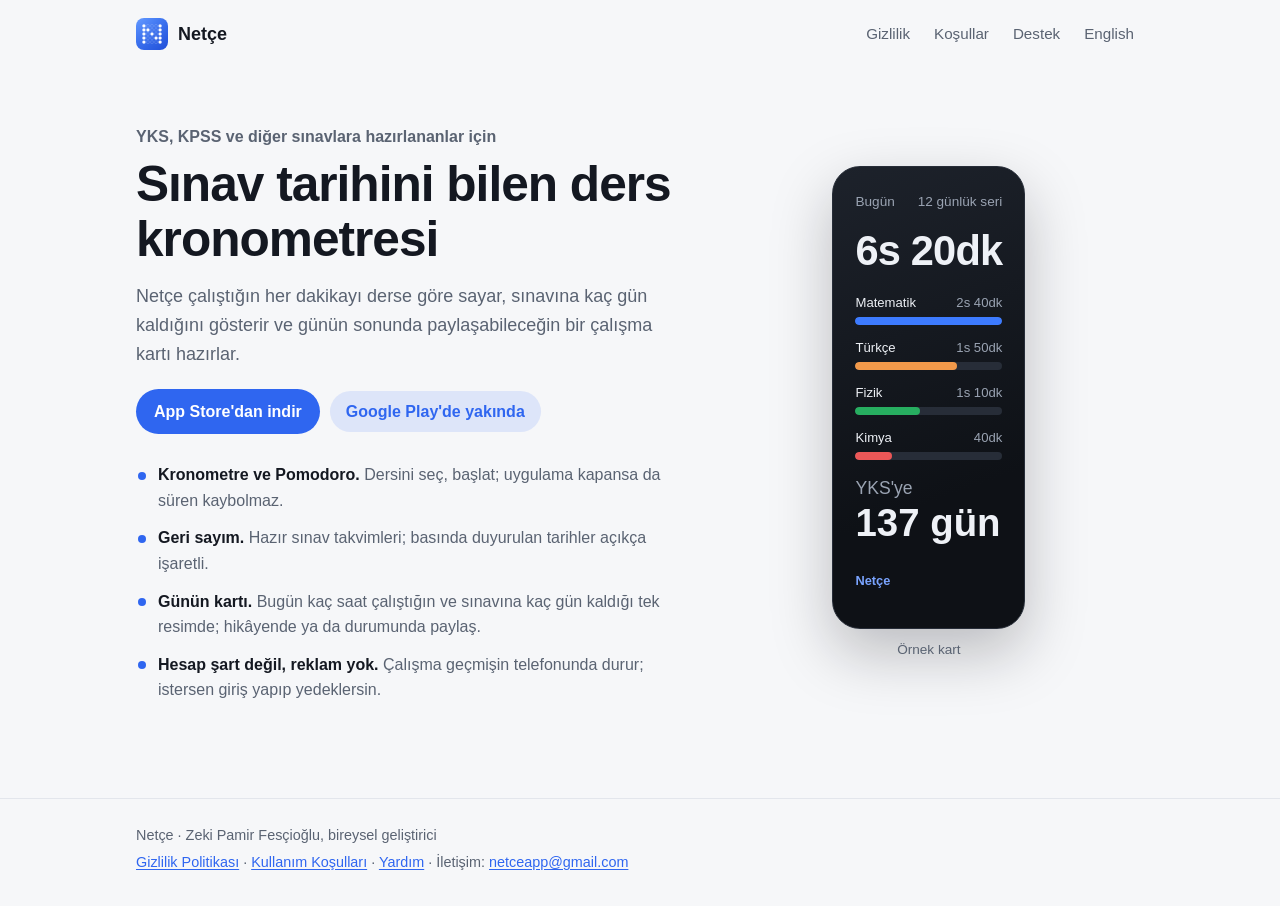
<file: index.html>
<!doctype html>
<html lang="tr">
<head>
<meta charset="utf-8">
<meta name="viewport" content="width=device-width, initial-scale=1">
<meta name="color-scheme" content="light dark">
<meta name="apple-itunes-app" content="app-id=6834457137">
<meta name="theme-color" media="(prefers-color-scheme: light)" content="#F6F7F9">
<meta name="theme-color" media="(prefers-color-scheme: dark)" content="#0E1116">
<meta name="description" content="Netçe: sınav tarihini bilen ders kronometresi. Kronometre, Pomodoro, geri sayım ve paylaşılabilir çalışma kartı. Hesap şart değil, reklam yok.">
<title>Netçe · Sınav tarihini bilen ders kronometresi</title>
<link rel="icon" href="icon.png">
<link rel="apple-touch-icon" href="apple-touch-icon.png">
<link rel="stylesheet" href="style.css">
<link rel="alternate" hreflang="tr" href="index.html">
<link rel="alternate" hreflang="en" href="en/index.html">
</head>
<body>
<a class="skip" href="#main">İçeriğe geç</a>
<header class="site-header"><div class="bar">
<a class="brand" href="index.html"><img class="mark" src="icon.png" alt="" width="32" height="32"><span>Netçe</span></a>
<nav aria-label="Site">
<a href="privacy.html">Gizlilik</a>
<a href="terms.html">Koşullar</a>
<a href="support.html">Destek</a>
<a href="en/index.html" hreflang="en" lang="en">English</a>
</nav>
</div></header>
<main id="main" class="landing">
<section class="hero">
<div class="hero-text">
<p class="eyebrow">YKS, KPSS ve diğer sınavlara hazırlananlar için</p>
<h1>Sınav tarihini bilen ders kronometresi</h1>
<p class="lead">Netçe çalıştığın her dakikayı derse göre sayar, sınavına kaç gün kaldığını gösterir ve günün sonunda paylaşabileceğin bir çalışma kartı hazırlar.</p>
<p class="cta"><a class="store" href="https://apps.apple.com/tr/app/id6834457137">App Store&#x27;dan indir</a> <span class="badge">Google Play&#x27;de yakında</span></p>
<ul class="points">
<li><strong>Kronometre ve Pomodoro.</strong> Dersini seç, başlat; uygulama kapansa da süren kaybolmaz.</li>
<li><strong>Geri sayım.</strong> Hazır sınav takvimleri; basında duyurulan tarihler açıkça işaretli.</li>
<li><strong>Günün kartı.</strong> Bugün kaç saat çalıştığın ve sınavına kaç gün kaldığı tek resimde; hikâyende ya da durumunda paylaş.</li>
<li><strong>Hesap şart değil, reklam yok.</strong> Çalışma geçmişin telefonunda durur; istersen giriş yapıp yedeklersin.</li>
</ul>
</div>
<figure class="demo">
<div class="card" role="img" aria-label="Örnek kart: bugün 6 saat 20 dakika, 12 günlük seri, YKS&#x27;ye 137 gün">
<div class="card-head"><span>Bugün</span><span>12 günlük seri</span></div>
<p class="card-total">6s 20dk</p>
<ul class="card-bars">
<li><span>Matematik</span><span>2s 40dk</span><span class="track"><i style="width:100%;background:#3D7BFF"></i></span></li>
<li><span>Türkçe</span><span>1s 50dk</span><span class="track"><i style="width:69%;background:#F2994A"></i></span></li>
<li><span>Fizik</span><span>1s 10dk</span><span class="track"><i style="width:44%;background:#27AE60"></i></span></li>
<li><span>Kimya</span><span>40dk</span><span class="track"><i style="width:25%;background:#EB5757"></i></span></li>
</ul>
<p class="card-count">YKS&#x27;ye <b>137 gün</b></p>
<p class="card-brand">Netçe</p>
</div>
<figcaption>Örnek kart</figcaption>
</figure>
</section>
</main>
<footer class="site-footer"><div class="bar">
<p>Netçe · Zeki Pamir Fesçioğlu, bireysel geliştirici</p>
<p><a href="privacy.html">Gizlilik Politikası</a> · <a href="terms.html">Kullanım Koşulları</a> · <a href="support.html">Yardım</a> · İletişim: <a href="mailto:netceapp@gmail.com">netceapp@gmail.com</a></p>
</div></footer>
</body>
</html>
</file>
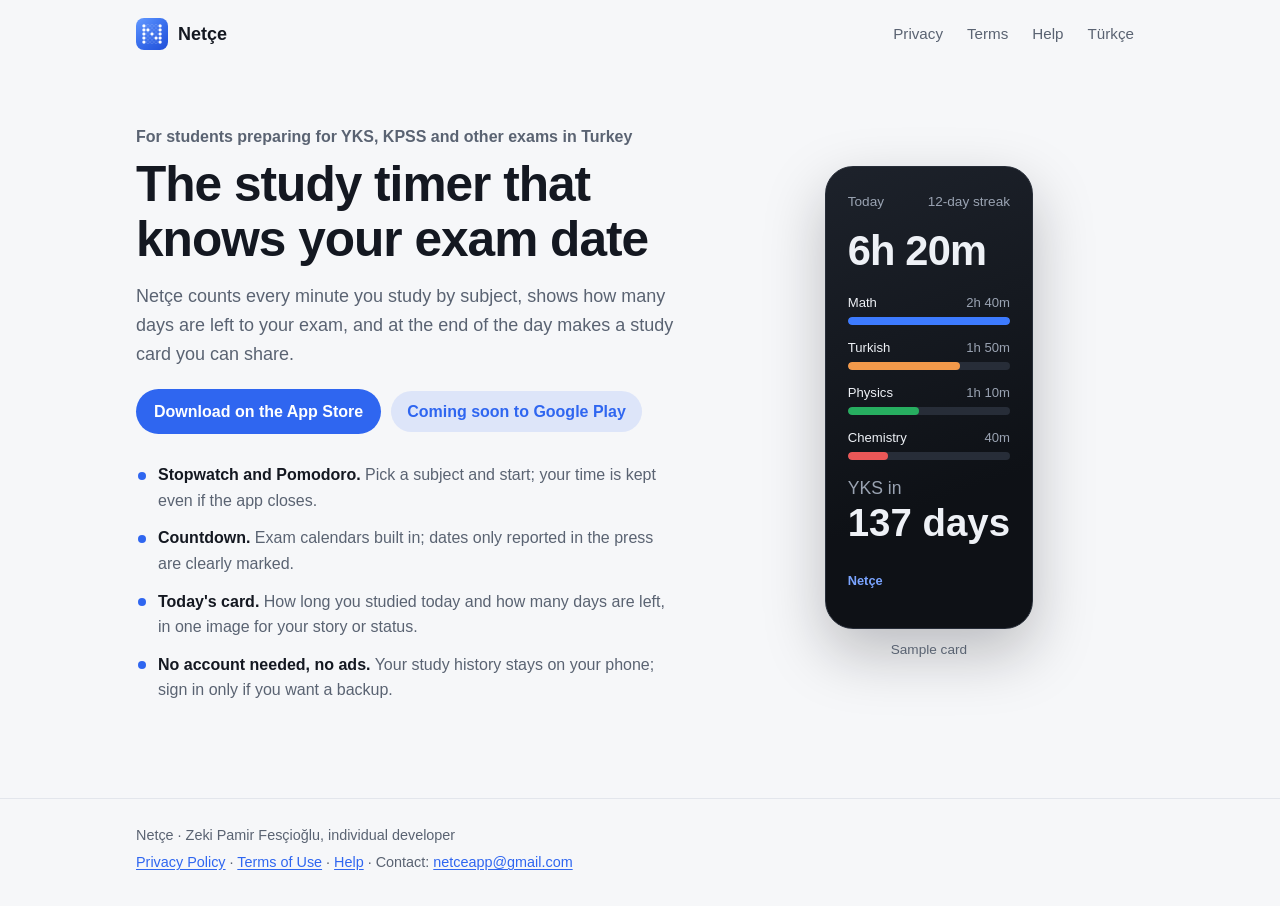
<file: en/index.html>
<!doctype html>
<html lang="en">
<head>
<meta charset="utf-8">
<meta name="viewport" content="width=device-width, initial-scale=1">
<meta name="color-scheme" content="light dark">
<meta name="apple-itunes-app" content="app-id=6834457137">
<meta name="theme-color" media="(prefers-color-scheme: light)" content="#F6F7F9">
<meta name="theme-color" media="(prefers-color-scheme: dark)" content="#0E1116">
<meta name="description" content="Netçe: the study timer that knows your exam date. Stopwatch, Pomodoro, countdown and a shareable study card. No account needed, no ads.">
<title>Netçe · The study timer that knows your exam date</title>
<link rel="icon" href="../icon.png">
<link rel="apple-touch-icon" href="../apple-touch-icon.png">
<link rel="stylesheet" href="../style.css">
<link rel="alternate" hreflang="tr" href="../index.html">
<link rel="alternate" hreflang="en" href="index.html">
</head>
<body>
<a class="skip" href="#main">Skip to content</a>
<header class="site-header"><div class="bar">
<a class="brand" href="index.html"><img class="mark" src="../icon.png" alt="" width="32" height="32"><span>Netçe</span></a>
<nav aria-label="Site">
<a href="privacy.html">Privacy</a>
<a href="terms.html">Terms</a>
<a href="support.html">Help</a>
<a href="../index.html" hreflang="tr" lang="tr">Türkçe</a>
</nav>
</div></header>
<main id="main" class="landing">
<section class="hero">
<div class="hero-text">
<p class="eyebrow">For students preparing for YKS, KPSS and other exams in Turkey</p>
<h1>The study timer that knows your exam date</h1>
<p class="lead">Netçe counts every minute you study by subject, shows how many days are left to your exam, and at the end of the day makes a study card you can share.</p>
<p class="cta"><a class="store" href="https://apps.apple.com/tr/app/id6834457137">Download on the App Store</a> <span class="badge">Coming soon to Google Play</span></p>
<ul class="points">
<li><strong>Stopwatch and Pomodoro.</strong> Pick a subject and start; your time is kept even if the app closes.</li>
<li><strong>Countdown.</strong> Exam calendars built in; dates only reported in the press are clearly marked.</li>
<li><strong>Today&#x27;s card.</strong> How long you studied today and how many days are left, in one image for your story or status.</li>
<li><strong>No account needed, no ads.</strong> Your study history stays on your phone; sign in only if you want a backup.</li>
</ul>
</div>
<figure class="demo">
<div class="card" role="img" aria-label="Sample card: 6 hours 20 minutes today, 12-day streak, 137 days to YKS">
<div class="card-head"><span>Today</span><span>12-day streak</span></div>
<p class="card-total">6h 20m</p>
<ul class="card-bars">
<li><span>Math</span><span>2h 40m</span><span class="track"><i style="width:100%;background:#3D7BFF"></i></span></li>
<li><span>Turkish</span><span>1h 50m</span><span class="track"><i style="width:69%;background:#F2994A"></i></span></li>
<li><span>Physics</span><span>1h 10m</span><span class="track"><i style="width:44%;background:#27AE60"></i></span></li>
<li><span>Chemistry</span><span>40m</span><span class="track"><i style="width:25%;background:#EB5757"></i></span></li>
</ul>
<p class="card-count">YKS in <b>137 days</b></p>
<p class="card-brand">Netçe</p>
</div>
<figcaption>Sample card</figcaption>
</figure>
</section>
</main>
<footer class="site-footer"><div class="bar">
<p>Netçe · Zeki Pamir Fesçioğlu, individual developer</p>
<p><a href="privacy.html">Privacy Policy</a> · <a href="terms.html">Terms of Use</a> · <a href="support.html">Help</a> · Contact: <a href="mailto:netceapp@gmail.com">netceapp@gmail.com</a></p>
</div></footer>
</body>
</html>
</file>
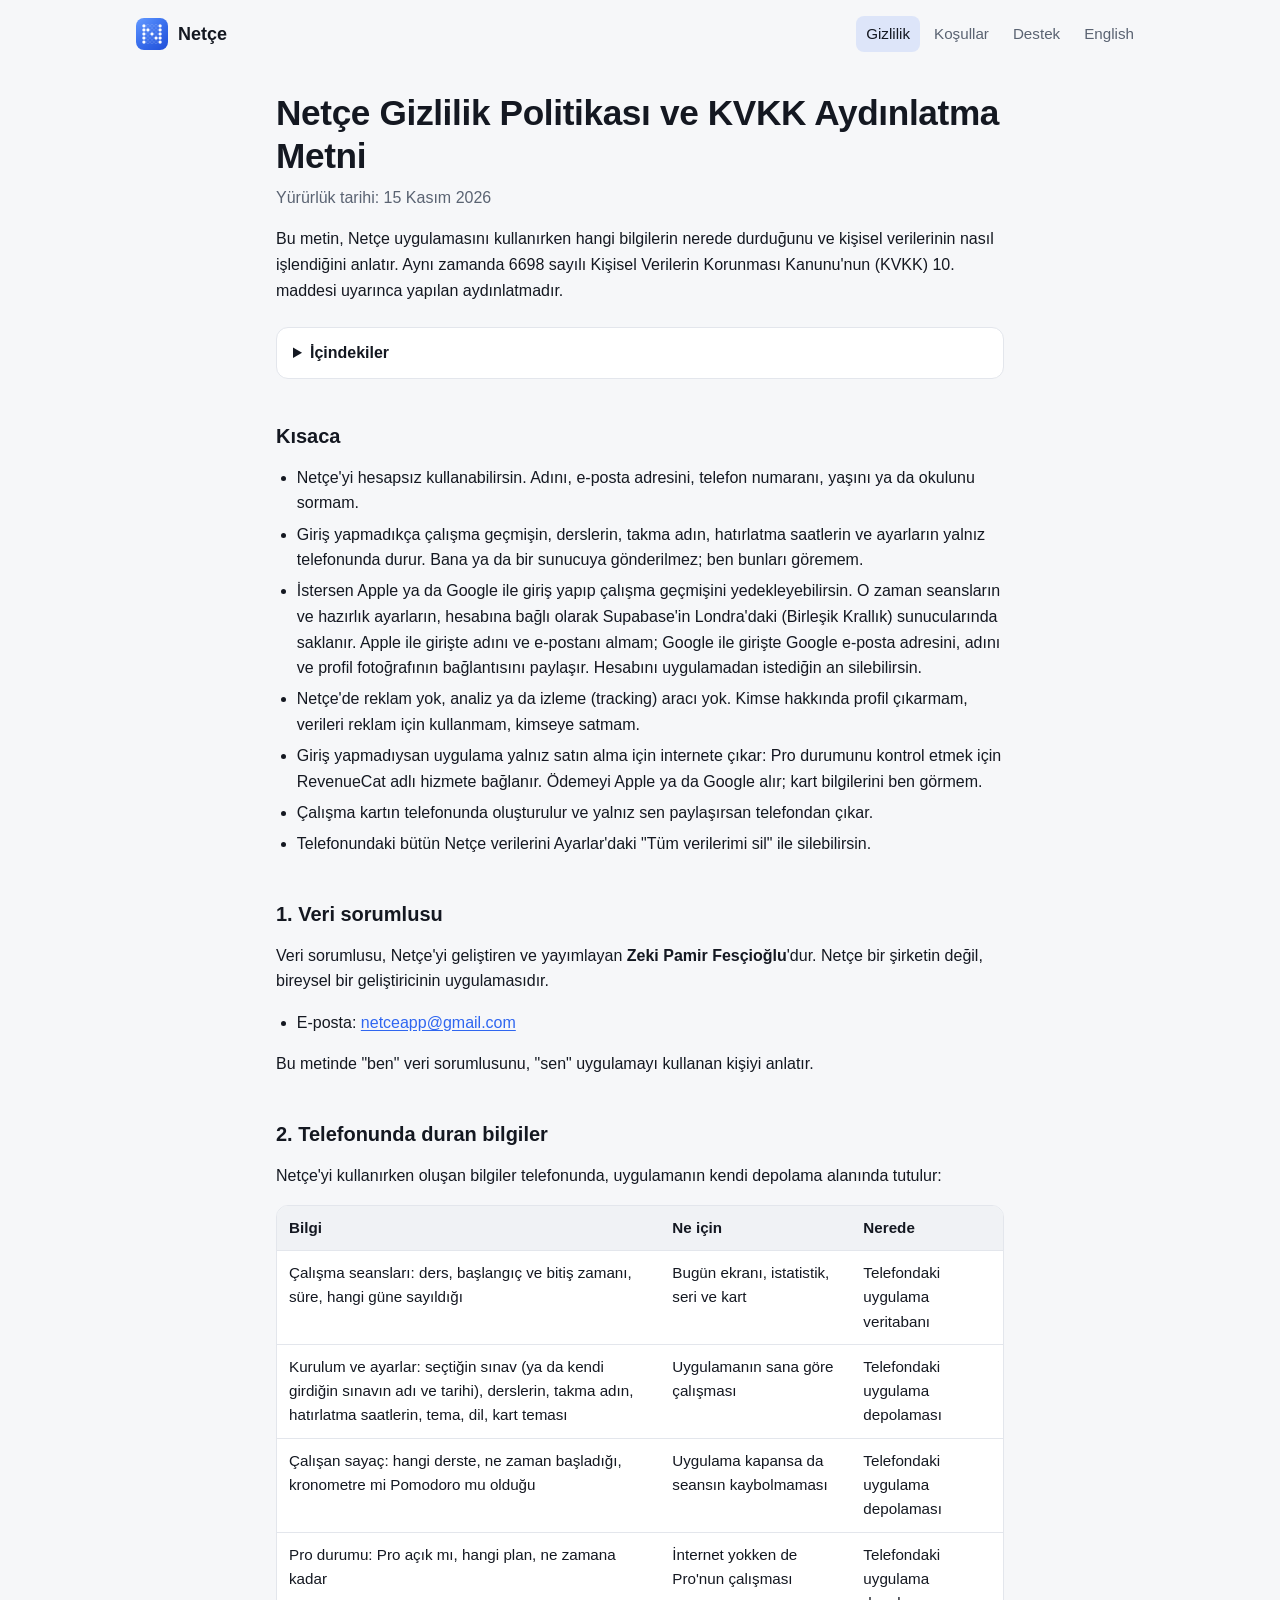
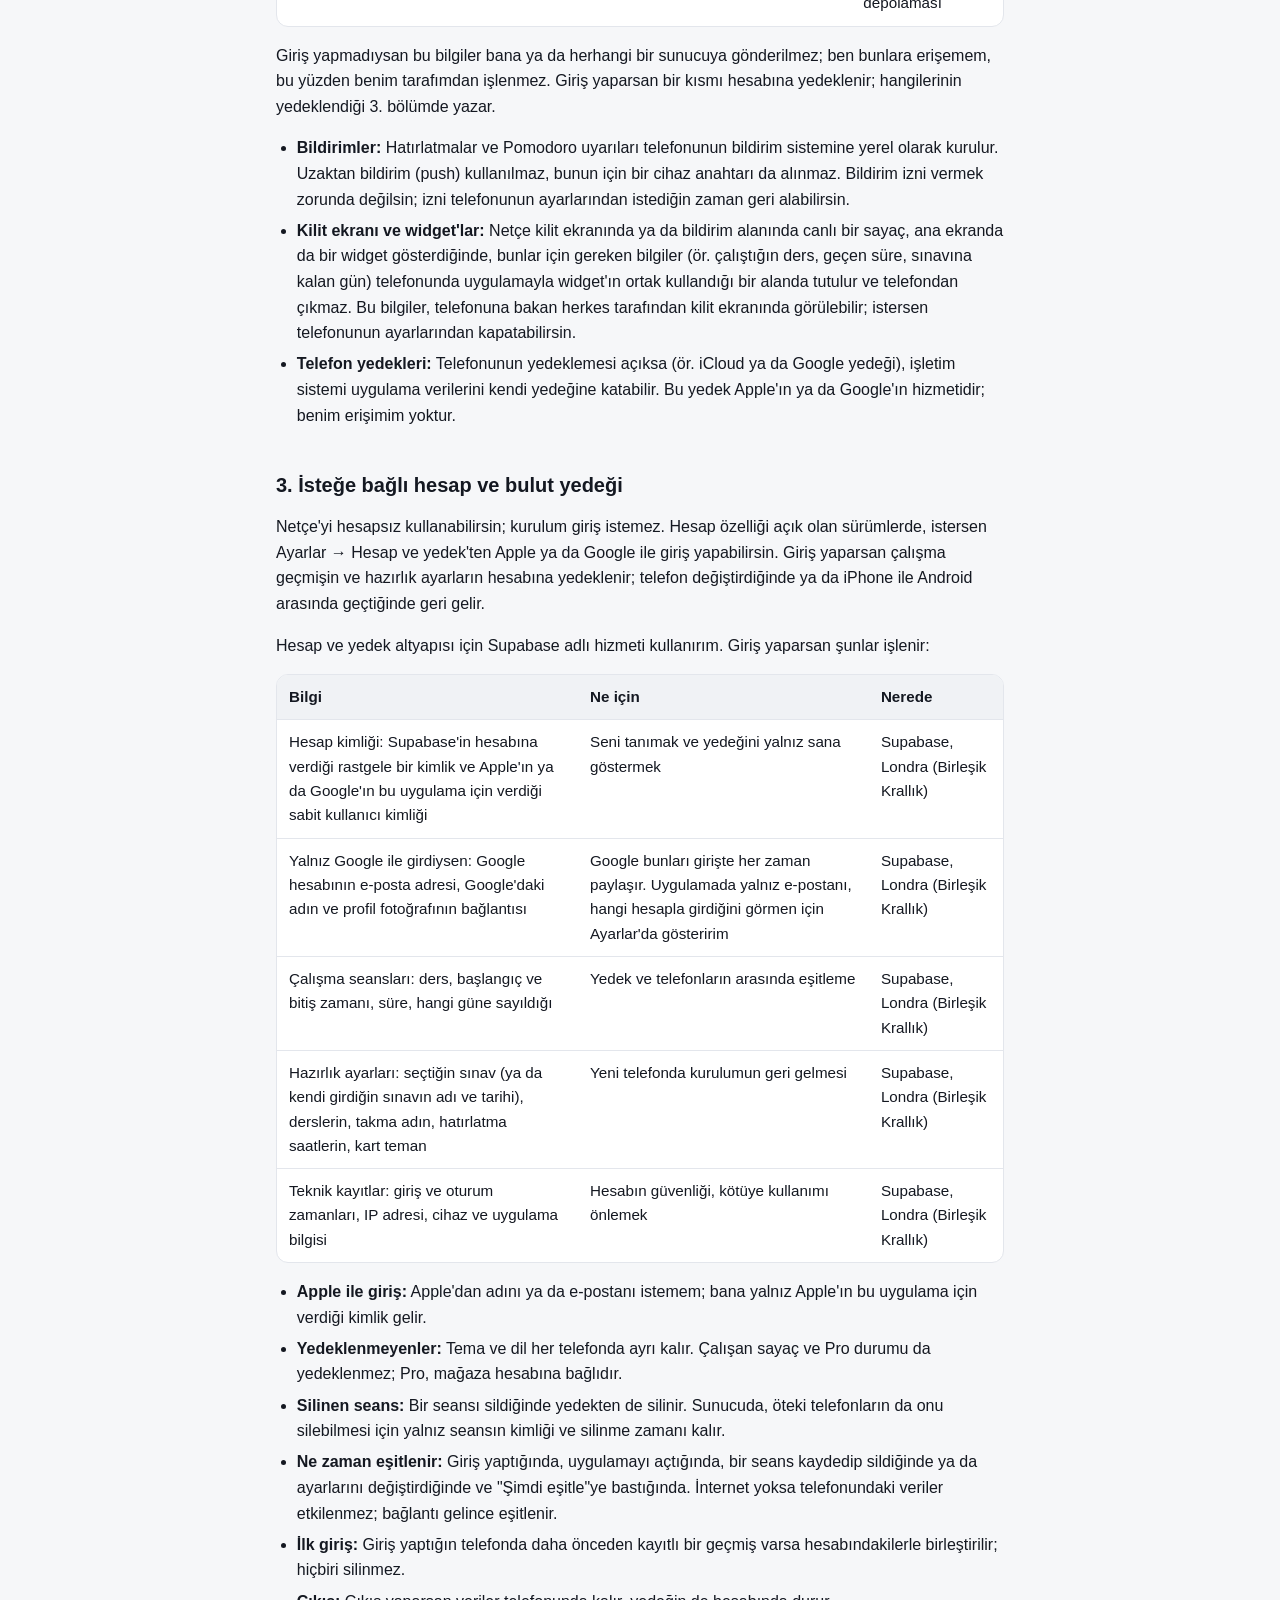
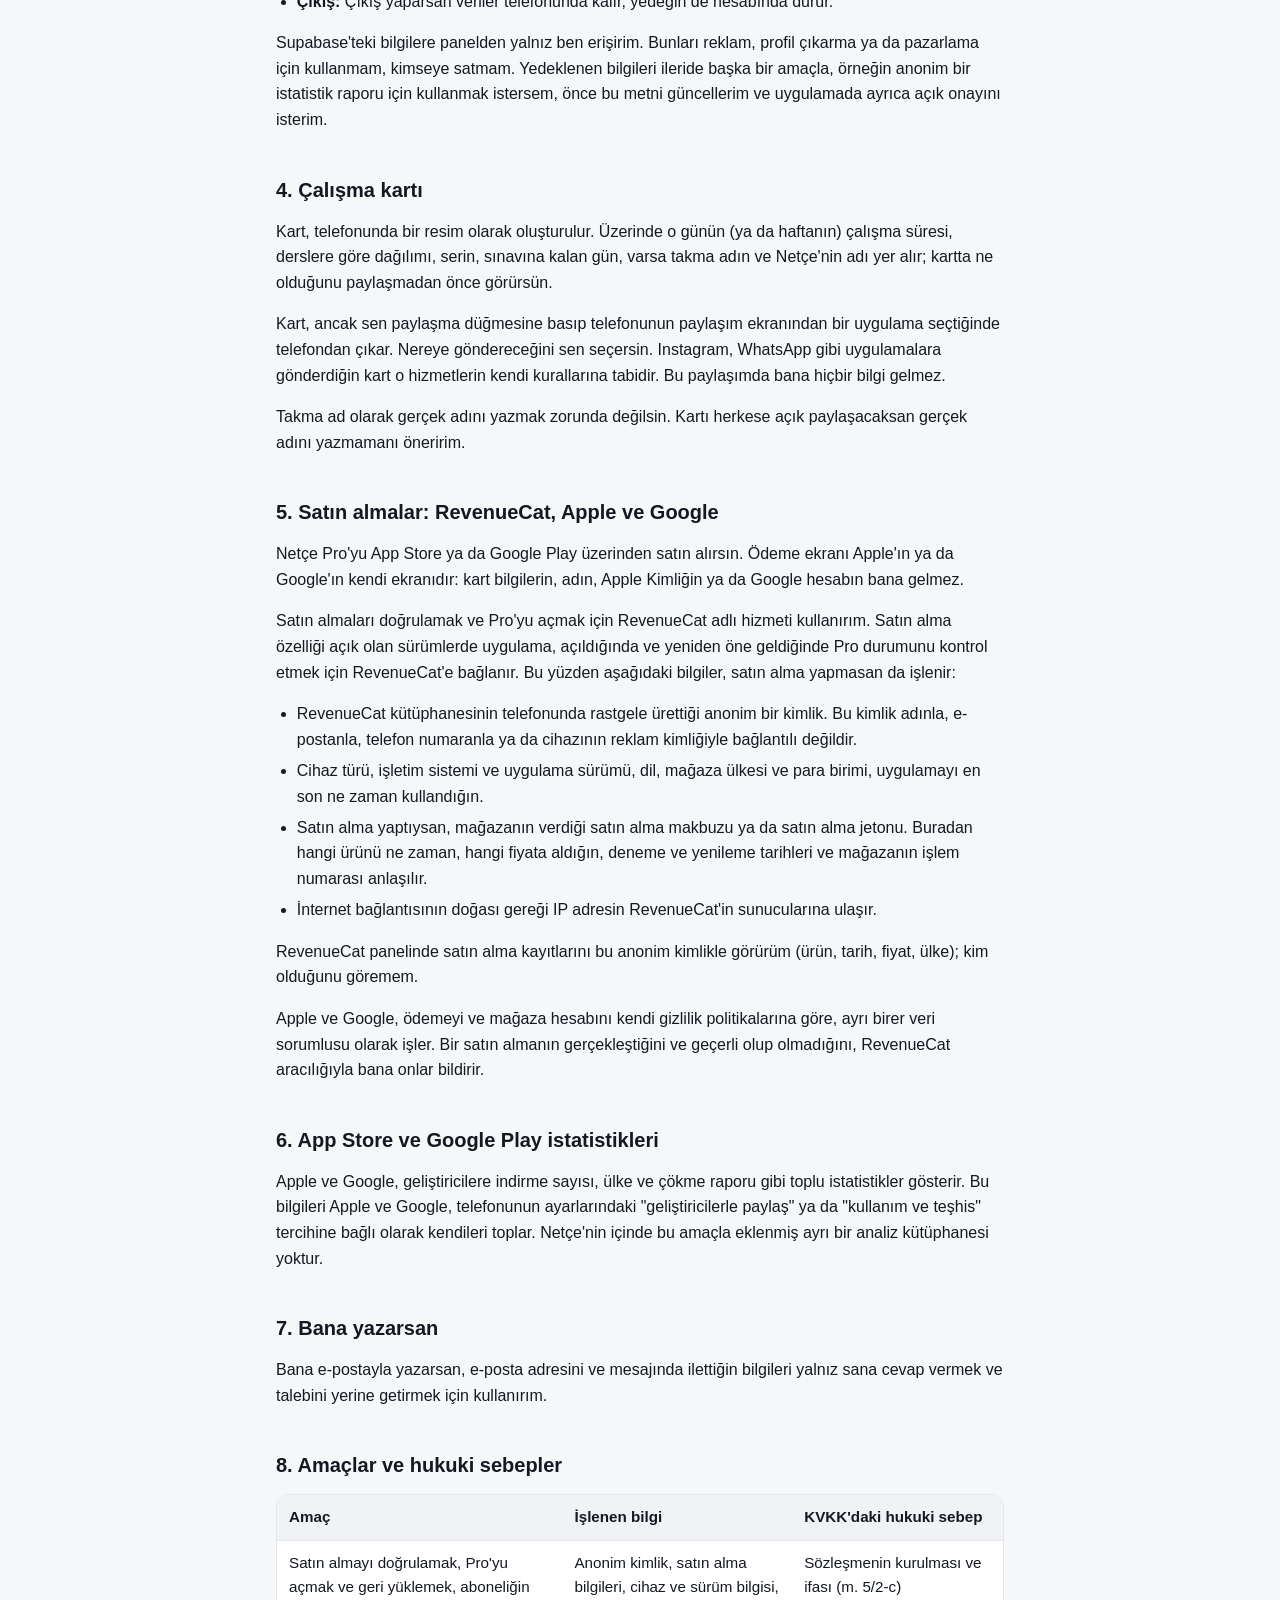
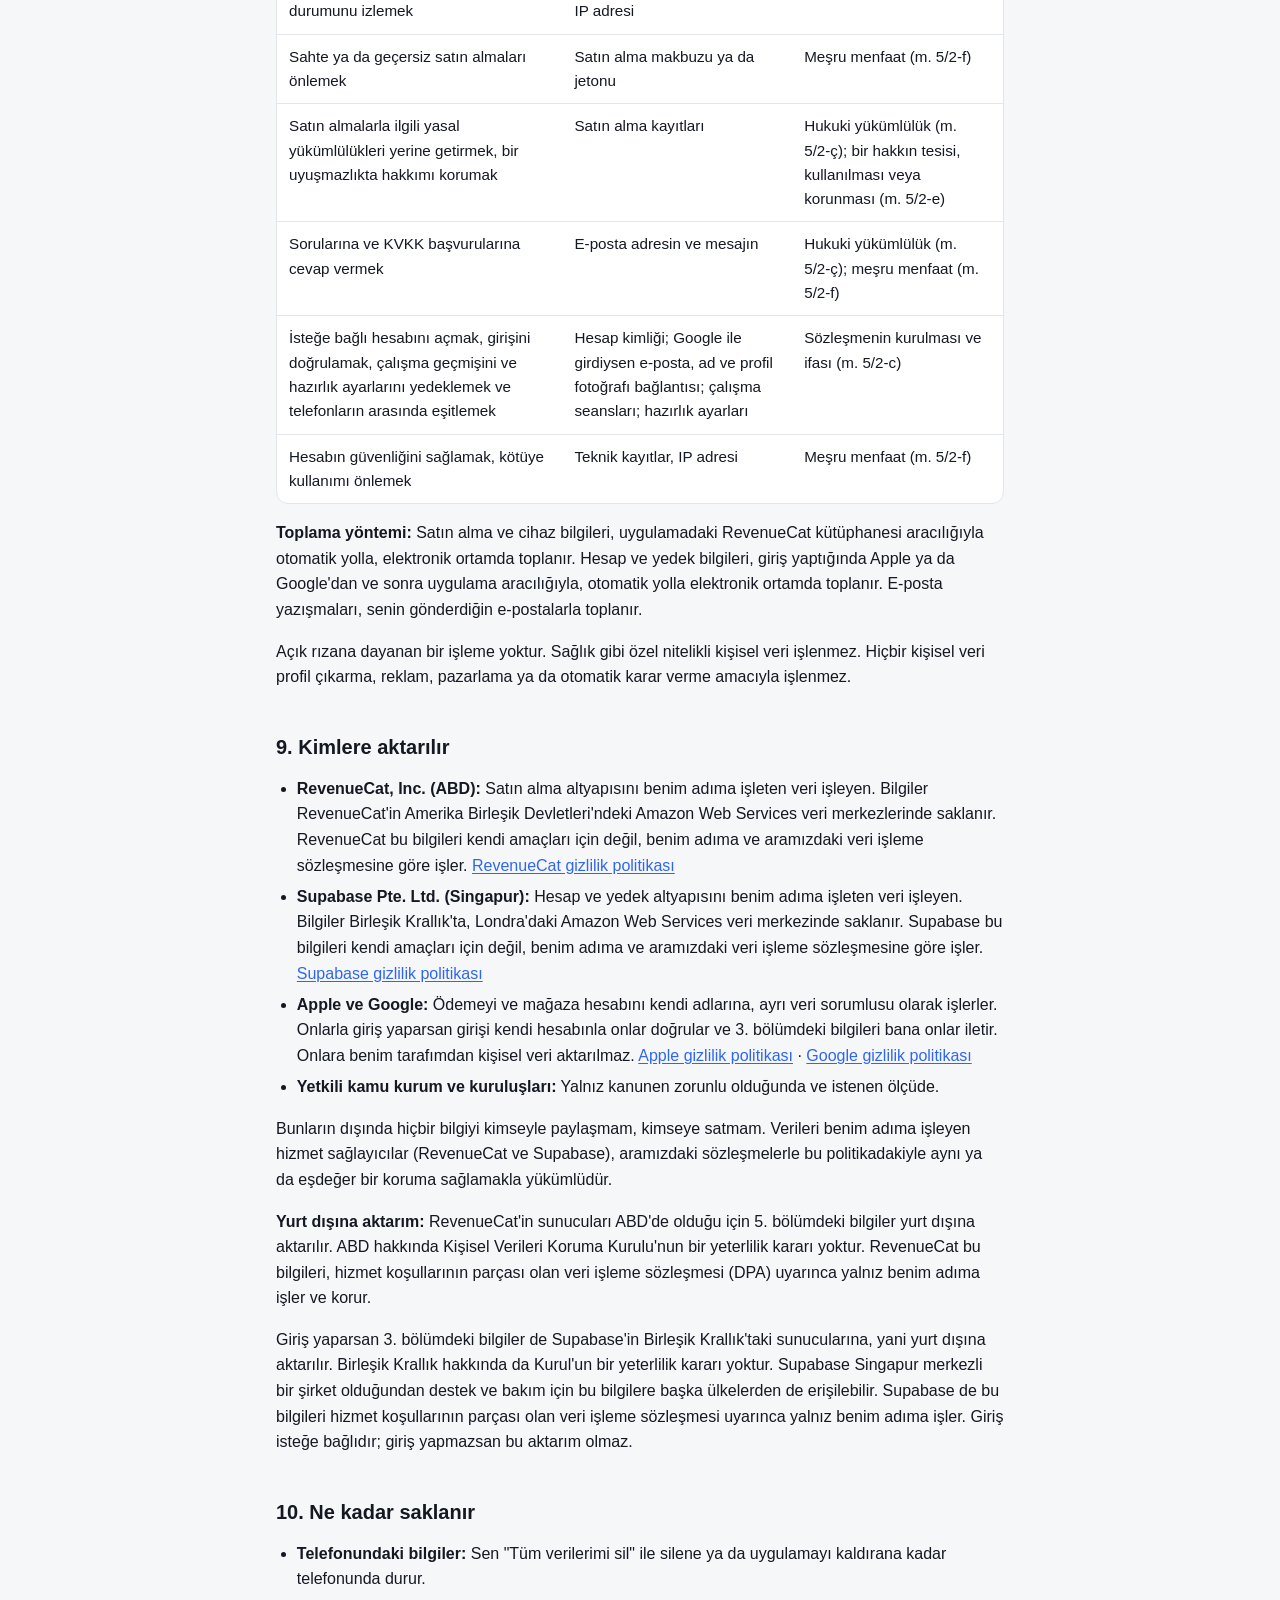
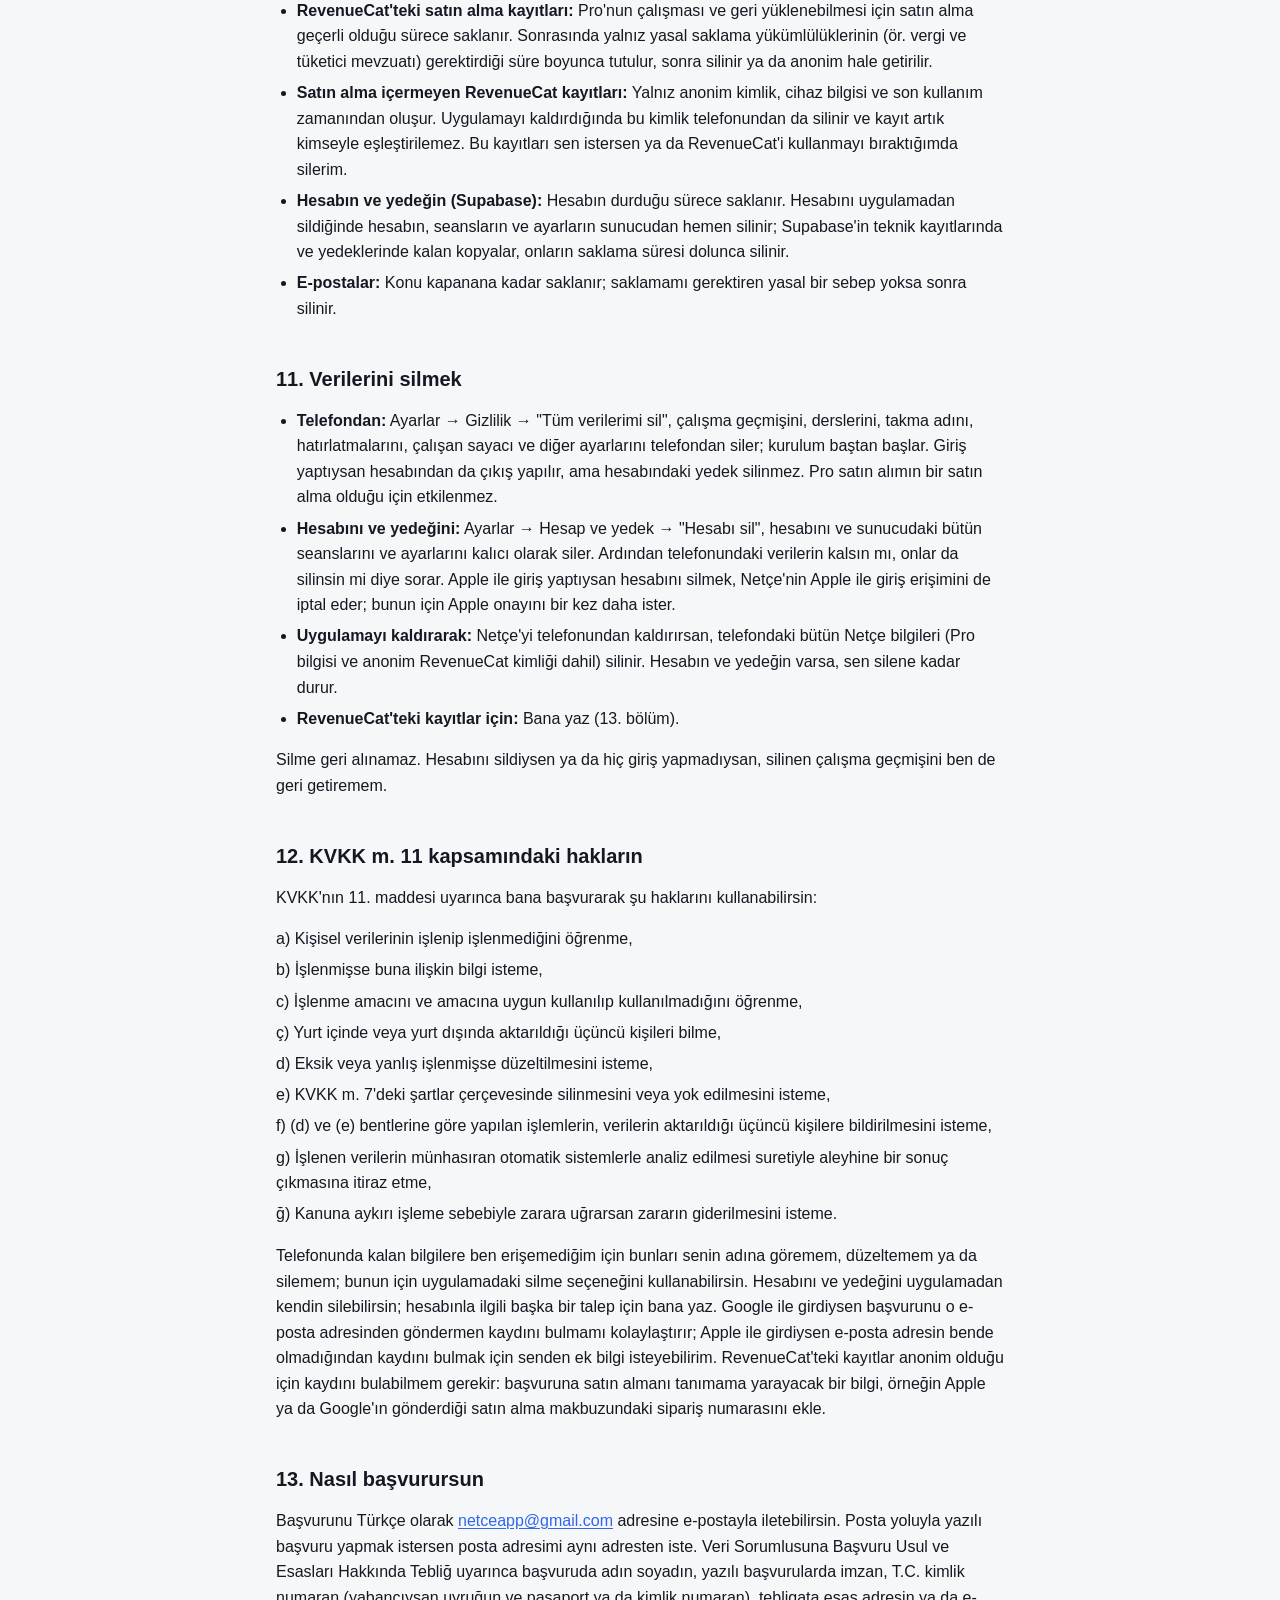
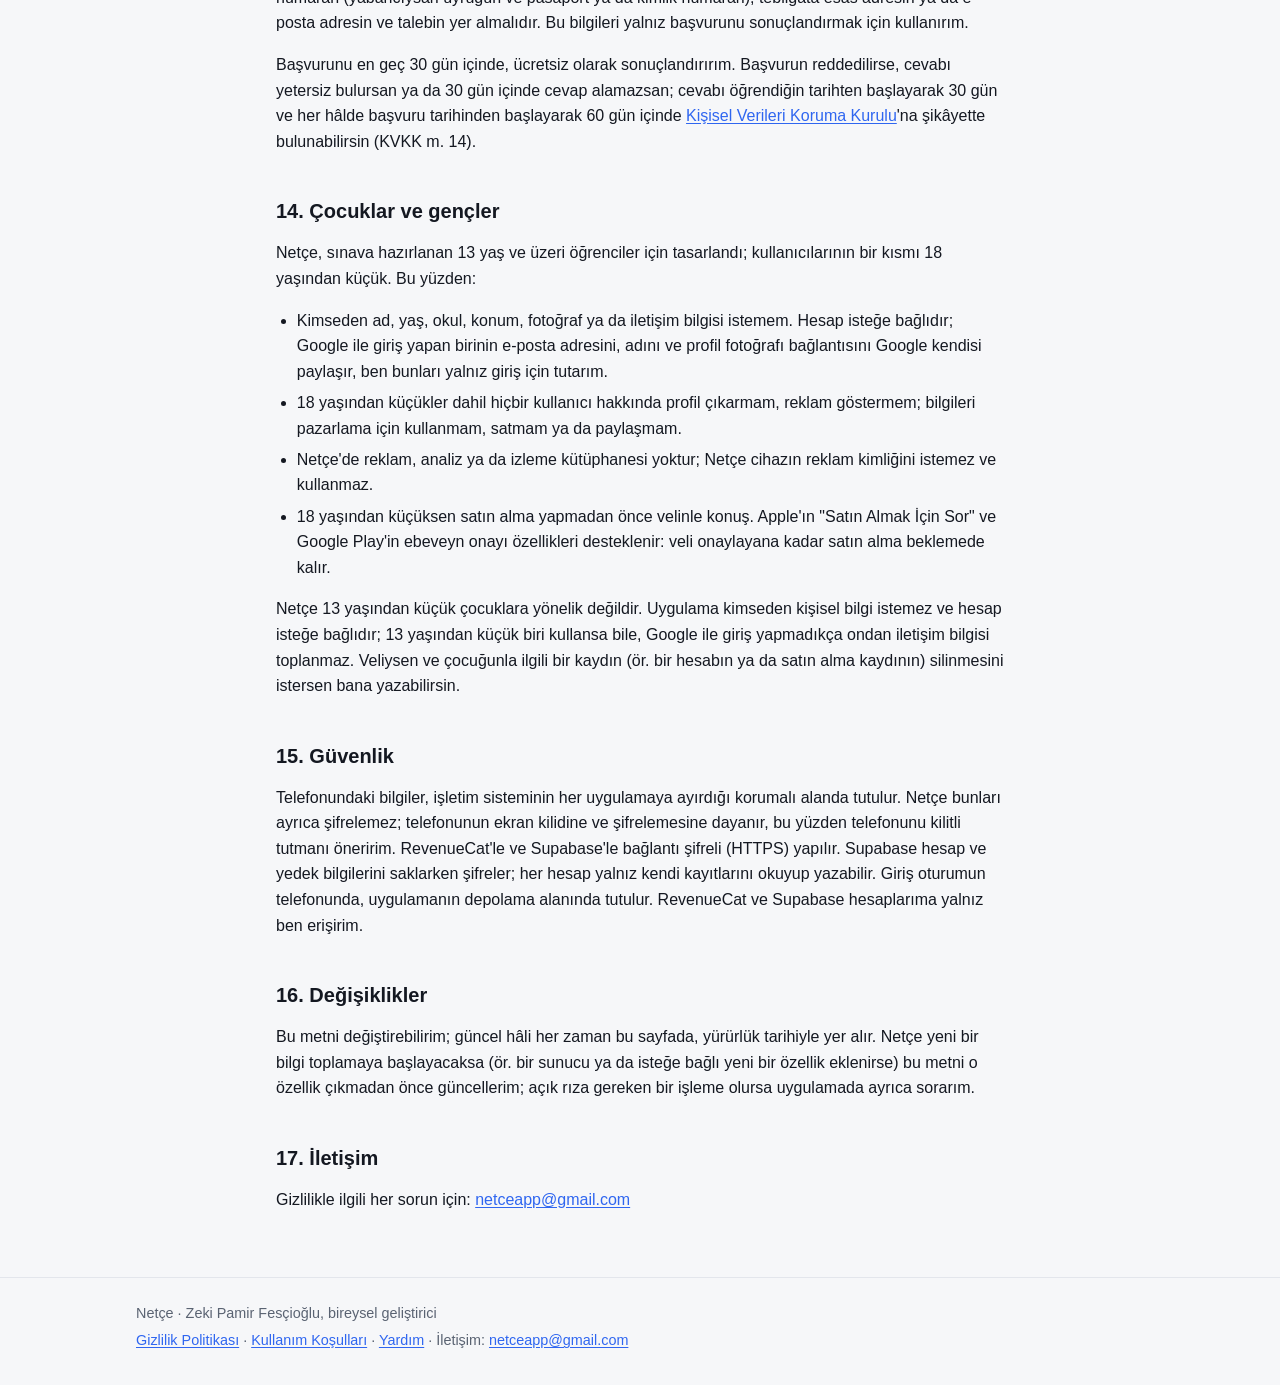
<file: privacy.html>
<!doctype html>
<html lang="tr">
<head>
<meta charset="utf-8">
<meta name="viewport" content="width=device-width, initial-scale=1">
<meta name="color-scheme" content="light dark">
<meta name="apple-itunes-app" content="app-id=6834457137">
<meta name="theme-color" media="(prefers-color-scheme: light)" content="#F6F7F9">
<meta name="theme-color" media="(prefers-color-scheme: dark)" content="#0E1116">
<meta name="description" content="Netçe gizlilik politikası ve KVKK aydınlatma metni.">
<title>Netçe Gizlilik Politikası ve KVKK Aydınlatma Metni</title>
<link rel="icon" href="icon.png">
<link rel="apple-touch-icon" href="apple-touch-icon.png">
<link rel="stylesheet" href="style.css">
<link rel="alternate" hreflang="tr" href="privacy.html">
<link rel="alternate" hreflang="en" href="en/privacy.html">
</head>
<body>
<a class="skip" href="#main">İçeriğe geç</a>
<header class="site-header"><div class="bar">
<a class="brand" href="index.html"><img class="mark" src="icon.png" alt="" width="32" height="32"><span>Netçe</span></a>
<nav aria-label="Site">
<a href="privacy.html" aria-current="page">Gizlilik</a>
<a href="terms.html">Koşullar</a>
<a href="support.html">Destek</a>
<a href="en/privacy.html" hreflang="en" lang="en">English</a>
</nav>
</div></header>
<main id="main" class="doc">
<h1>Netçe Gizlilik Politikası ve KVKK Aydınlatma Metni</h1>
<p class="meta">Yürürlük tarihi: 15 Kasım 2026</p>
<p>Bu metin, Netçe uygulamasını kullanırken hangi bilgilerin nerede durduğunu ve kişisel verilerinin nasıl işlendiğini anlatır. Aynı zamanda 6698 sayılı Kişisel Verilerin Korunması Kanunu'nun (KVKK) 10. maddesi uyarınca yapılan aydınlatmadır.</p>
<nav class="toc" aria-label="İçindekiler"><details><summary>İçindekiler</summary>
<ol>
<li><a href="#kisaca">Kısaca</a></li>
<li><a href="#veri-sorumlusu">1. Veri sorumlusu</a></li>
<li><a href="#telefonunda-duran-bilgiler">2. Telefonunda duran bilgiler</a></li>
<li><a href="#istege-bagli-hesap-ve-bulut-yedegi">3. İsteğe bağlı hesap ve bulut yedeği</a></li>
<li><a href="#calisma-karti">4. Çalışma kartı</a></li>
<li><a href="#satin-almalar-revenuecat-apple-ve-google">5. Satın almalar: RevenueCat, Apple ve Google</a></li>
<li><a href="#app-store-ve-google-play-istatistikleri">6. App Store ve Google Play istatistikleri</a></li>
<li><a href="#bana-yazarsan">7. Bana yazarsan</a></li>
<li><a href="#amaclar-ve-hukuki-sebepler">8. Amaçlar ve hukuki sebepler</a></li>
<li><a href="#kimlere-aktarilir">9. Kimlere aktarılır</a></li>
<li><a href="#ne-kadar-saklanir">10. Ne kadar saklanır</a></li>
<li><a href="#verilerini-silmek">11. Verilerini silmek</a></li>
<li><a href="#kvkk-m-11-kapsamindaki-haklarin">12. KVKK m. 11 kapsamındaki hakların</a></li>
<li><a href="#nasil-basvurursun">13. Nasıl başvurursun</a></li>
<li><a href="#cocuklar-ve-gencler">14. Çocuklar ve gençler</a></li>
<li><a href="#guvenlik">15. Güvenlik</a></li>
<li><a href="#degisiklikler">16. Değişiklikler</a></li>
<li><a href="#iletisim">17. İletişim</a></li>
</ol></details></nav>
<h2 id="kisaca">Kısaca</h2>
<ul>
<li>Netçe'yi hesapsız kullanabilirsin. Adını, e-posta adresini, telefon numaranı, yaşını ya da okulunu sormam.</li>
<li>Giriş yapmadıkça çalışma geçmişin, derslerin, takma adın, hatırlatma saatlerin ve ayarların yalnız telefonunda durur. Bana ya da bir sunucuya gönderilmez; ben bunları göremem.</li>
<li>İstersen Apple ya da Google ile giriş yapıp çalışma geçmişini yedekleyebilirsin. O zaman seansların ve hazırlık ayarların, hesabına bağlı olarak Supabase'in Londra'daki (Birleşik Krallık) sunucularında saklanır. Apple ile girişte adını ve e-postanı almam; Google ile girişte Google e-posta adresini, adını ve profil fotoğrafının bağlantısını paylaşır. Hesabını uygulamadan istediğin an silebilirsin.</li>
<li>Netçe'de reklam yok, analiz ya da izleme (tracking) aracı yok. Kimse hakkında profil çıkarmam, verileri reklam için kullanmam, kimseye satmam.</li>
<li>Giriş yapmadıysan uygulama yalnız satın alma için internete çıkar: Pro durumunu kontrol etmek için RevenueCat adlı hizmete bağlanır. Ödemeyi Apple ya da Google alır; kart bilgilerini ben görmem.</li>
<li>Çalışma kartın telefonunda oluşturulur ve yalnız sen paylaşırsan telefondan çıkar.</li>
<li>Telefonundaki bütün Netçe verilerini Ayarlar'daki "Tüm verilerimi sil" ile silebilirsin.</li>
</ul>
<h2 id="veri-sorumlusu">1. Veri sorumlusu</h2>
<p>Veri sorumlusu, Netçe'yi geliştiren ve yayımlayan <strong>Zeki Pamir Fesçioğlu</strong>'dur. Netçe bir şirketin değil, bireysel bir geliştiricinin uygulamasıdır.</p>
<ul>
<li>E-posta: <a href="mailto:netceapp@gmail.com">netceapp@gmail.com</a></li>
</ul>
<p>Bu metinde "ben" veri sorumlusunu, "sen" uygulamayı kullanan kişiyi anlatır.</p>
<h2 id="telefonunda-duran-bilgiler">2. Telefonunda duran bilgiler</h2>
<p>Netçe'yi kullanırken oluşan bilgiler telefonunda, uygulamanın kendi depolama alanında tutulur:</p>
<div class="table-wrap"><table role="table">
<thead role="rowgroup"><tr role="row"><th scope="col" role="columnheader">Bilgi</th><th scope="col" role="columnheader">Ne için</th><th scope="col" role="columnheader">Nerede</th></tr></thead>
<tbody role="rowgroup">
<tr role="row"><td role="cell" data-label="Bilgi">Çalışma seansları: ders, başlangıç ve bitiş zamanı, süre, hangi güne sayıldığı</td><td role="cell" data-label="Ne için">Bugün ekranı, istatistik, seri ve kart</td><td role="cell" data-label="Nerede">Telefondaki uygulama veritabanı</td></tr>
<tr role="row"><td role="cell" data-label="Bilgi">Kurulum ve ayarlar: seçtiğin sınav (ya da kendi girdiğin sınavın adı ve tarihi), derslerin, takma adın, hatırlatma saatlerin, tema, dil, kart teması</td><td role="cell" data-label="Ne için">Uygulamanın sana göre çalışması</td><td role="cell" data-label="Nerede">Telefondaki uygulama depolaması</td></tr>
<tr role="row"><td role="cell" data-label="Bilgi">Çalışan sayaç: hangi derste, ne zaman başladığı, kronometre mi Pomodoro mu olduğu</td><td role="cell" data-label="Ne için">Uygulama kapansa da seansın kaybolmaması</td><td role="cell" data-label="Nerede">Telefondaki uygulama depolaması</td></tr>
<tr role="row"><td role="cell" data-label="Bilgi">Pro durumu: Pro açık mı, hangi plan, ne zamana kadar</td><td role="cell" data-label="Ne için">İnternet yokken de Pro'nun çalışması</td><td role="cell" data-label="Nerede">Telefondaki uygulama depolaması</td></tr>
</tbody>
</table></div>
<p>Giriş yapmadıysan bu bilgiler bana ya da herhangi bir sunucuya gönderilmez; ben bunlara erişemem, bu yüzden benim tarafımdan işlenmez. Giriş yaparsan bir kısmı hesabına yedeklenir; hangilerinin yedeklendiği 3. bölümde yazar.</p>
<ul>
<li><strong>Bildirimler:</strong> Hatırlatmalar ve Pomodoro uyarıları telefonunun bildirim sistemine yerel olarak kurulur. Uzaktan bildirim (push) kullanılmaz, bunun için bir cihaz anahtarı da alınmaz. Bildirim izni vermek zorunda değilsin; izni telefonunun ayarlarından istediğin zaman geri alabilirsin.</li>
<li><strong>Kilit ekranı ve widget'lar:</strong> Netçe kilit ekranında ya da bildirim alanında canlı bir sayaç, ana ekranda da bir widget gösterdiğinde, bunlar için gereken bilgiler (ör. çalıştığın ders, geçen süre, sınavına kalan gün) telefonunda uygulamayla widget'ın ortak kullandığı bir alanda tutulur ve telefondan çıkmaz. Bu bilgiler, telefonuna bakan herkes tarafından kilit ekranında görülebilir; istersen telefonunun ayarlarından kapatabilirsin.</li>
<li><strong>Telefon yedekleri:</strong> Telefonunun yedeklemesi açıksa (ör. iCloud ya da Google yedeği), işletim sistemi uygulama verilerini kendi yedeğine katabilir. Bu yedek Apple'ın ya da Google'ın hizmetidir; benim erişimim yoktur.</li>
</ul>
<h2 id="istege-bagli-hesap-ve-bulut-yedegi">3. İsteğe bağlı hesap ve bulut yedeği</h2>
<p>Netçe'yi hesapsız kullanabilirsin; kurulum giriş istemez. Hesap özelliği açık olan sürümlerde, istersen Ayarlar → Hesap ve yedek'ten Apple ya da Google ile giriş yapabilirsin. Giriş yaparsan çalışma geçmişin ve hazırlık ayarların hesabına yedeklenir; telefon değiştirdiğinde ya da iPhone ile Android arasında geçtiğinde geri gelir.</p>
<p>Hesap ve yedek altyapısı için Supabase adlı hizmeti kullanırım. Giriş yaparsan şunlar işlenir:</p>
<div class="table-wrap"><table role="table">
<thead role="rowgroup"><tr role="row"><th scope="col" role="columnheader">Bilgi</th><th scope="col" role="columnheader">Ne için</th><th scope="col" role="columnheader">Nerede</th></tr></thead>
<tbody role="rowgroup">
<tr role="row"><td role="cell" data-label="Bilgi">Hesap kimliği: Supabase'in hesabına verdiği rastgele bir kimlik ve Apple'ın ya da Google'ın bu uygulama için verdiği sabit kullanıcı kimliği</td><td role="cell" data-label="Ne için">Seni tanımak ve yedeğini yalnız sana göstermek</td><td role="cell" data-label="Nerede">Supabase, Londra (Birleşik Krallık)</td></tr>
<tr role="row"><td role="cell" data-label="Bilgi">Yalnız Google ile girdiysen: Google hesabının e-posta adresi, Google'daki adın ve profil fotoğrafının bağlantısı</td><td role="cell" data-label="Ne için">Google bunları girişte her zaman paylaşır. Uygulamada yalnız e-postanı, hangi hesapla girdiğini görmen için Ayarlar'da gösteririm</td><td role="cell" data-label="Nerede">Supabase, Londra (Birleşik Krallık)</td></tr>
<tr role="row"><td role="cell" data-label="Bilgi">Çalışma seansları: ders, başlangıç ve bitiş zamanı, süre, hangi güne sayıldığı</td><td role="cell" data-label="Ne için">Yedek ve telefonların arasında eşitleme</td><td role="cell" data-label="Nerede">Supabase, Londra (Birleşik Krallık)</td></tr>
<tr role="row"><td role="cell" data-label="Bilgi">Hazırlık ayarları: seçtiğin sınav (ya da kendi girdiğin sınavın adı ve tarihi), derslerin, takma adın, hatırlatma saatlerin, kart teman</td><td role="cell" data-label="Ne için">Yeni telefonda kurulumun geri gelmesi</td><td role="cell" data-label="Nerede">Supabase, Londra (Birleşik Krallık)</td></tr>
<tr role="row"><td role="cell" data-label="Bilgi">Teknik kayıtlar: giriş ve oturum zamanları, IP adresi, cihaz ve uygulama bilgisi</td><td role="cell" data-label="Ne için">Hesabın güvenliği, kötüye kullanımı önlemek</td><td role="cell" data-label="Nerede">Supabase, Londra (Birleşik Krallık)</td></tr>
</tbody>
</table></div>
<ul>
<li><strong>Apple ile giriş:</strong> Apple'dan adını ya da e-postanı istemem; bana yalnız Apple'ın bu uygulama için verdiği kimlik gelir.</li>
<li><strong>Yedeklenmeyenler:</strong> Tema ve dil her telefonda ayrı kalır. Çalışan sayaç ve Pro durumu da yedeklenmez; Pro, mağaza hesabına bağlıdır.</li>
<li><strong>Silinen seans:</strong> Bir seansı sildiğinde yedekten de silinir. Sunucuda, öteki telefonların da onu silebilmesi için yalnız seansın kimliği ve silinme zamanı kalır.</li>
<li><strong>Ne zaman eşitlenir:</strong> Giriş yaptığında, uygulamayı açtığında, bir seans kaydedip sildiğinde ya da ayarlarını değiştirdiğinde ve "Şimdi eşitle"ye bastığında. İnternet yoksa telefonundaki veriler etkilenmez; bağlantı gelince eşitlenir.</li>
<li><strong>İlk giriş:</strong> Giriş yaptığın telefonda daha önceden kayıtlı bir geçmiş varsa hesabındakilerle birleştirilir; hiçbiri silinmez.</li>
<li><strong>Çıkış:</strong> Çıkış yaparsan veriler telefonunda kalır, yedeğin de hesabında durur.</li>
</ul>
<p>Supabase'teki bilgilere panelden yalnız ben erişirim. Bunları reklam, profil çıkarma ya da pazarlama için kullanmam, kimseye satmam. Yedeklenen bilgileri ileride başka bir amaçla, örneğin anonim bir istatistik raporu için kullanmak istersem, önce bu metni güncellerim ve uygulamada ayrıca açık onayını isterim.</p>
<h2 id="calisma-karti">4. Çalışma kartı</h2>
<p>Kart, telefonunda bir resim olarak oluşturulur. Üzerinde o günün (ya da haftanın) çalışma süresi, derslere göre dağılımı, serin, sınavına kalan gün, varsa takma adın ve Netçe'nin adı yer alır; kartta ne olduğunu paylaşmadan önce görürsün.</p>
<p>Kart, ancak sen paylaşma düğmesine basıp telefonunun paylaşım ekranından bir uygulama seçtiğinde telefondan çıkar. Nereye göndereceğini sen seçersin. Instagram, WhatsApp gibi uygulamalara gönderdiğin kart o hizmetlerin kendi kurallarına tabidir. Bu paylaşımda bana hiçbir bilgi gelmez.</p>
<p>Takma ad olarak gerçek adını yazmak zorunda değilsin. Kartı herkese açık paylaşacaksan gerçek adını yazmamanı öneririm.</p>
<h2 id="satin-almalar-revenuecat-apple-ve-google">5. Satın almalar: RevenueCat, Apple ve Google</h2>
<p>Netçe Pro'yu App Store ya da Google Play üzerinden satın alırsın. Ödeme ekranı Apple'ın ya da Google'ın kendi ekranıdır: kart bilgilerin, adın, Apple Kimliğin ya da Google hesabın bana gelmez.</p>
<p>Satın almaları doğrulamak ve Pro'yu açmak için RevenueCat adlı hizmeti kullanırım. Satın alma özelliği açık olan sürümlerde uygulama, açıldığında ve yeniden öne geldiğinde Pro durumunu kontrol etmek için RevenueCat'e bağlanır. Bu yüzden aşağıdaki bilgiler, satın alma yapmasan da işlenir:</p>
<ul>
<li>RevenueCat kütüphanesinin telefonunda rastgele ürettiği anonim bir kimlik. Bu kimlik adınla, e-postanla, telefon numaranla ya da cihazının reklam kimliğiyle bağlantılı değildir.</li>
<li>Cihaz türü, işletim sistemi ve uygulama sürümü, dil, mağaza ülkesi ve para birimi, uygulamayı en son ne zaman kullandığın.</li>
<li>Satın alma yaptıysan, mağazanın verdiği satın alma makbuzu ya da satın alma jetonu. Buradan hangi ürünü ne zaman, hangi fiyata aldığın, deneme ve yenileme tarihleri ve mağazanın işlem numarası anlaşılır.</li>
<li>İnternet bağlantısının doğası gereği IP adresin RevenueCat'in sunucularına ulaşır.</li>
</ul>
<p>RevenueCat panelinde satın alma kayıtlarını bu anonim kimlikle görürüm (ürün, tarih, fiyat, ülke); kim olduğunu göremem.</p>
<p>Apple ve Google, ödemeyi ve mağaza hesabını kendi gizlilik politikalarına göre, ayrı birer veri sorumlusu olarak işler. Bir satın almanın gerçekleştiğini ve geçerli olup olmadığını, RevenueCat aracılığıyla bana onlar bildirir.</p>
<h2 id="app-store-ve-google-play-istatistikleri">6. App Store ve Google Play istatistikleri</h2>
<p>Apple ve Google, geliştiricilere indirme sayısı, ülke ve çökme raporu gibi toplu istatistikler gösterir. Bu bilgileri Apple ve Google, telefonunun ayarlarındaki "geliştiricilerle paylaş" ya da "kullanım ve teşhis" tercihine bağlı olarak kendileri toplar. Netçe'nin içinde bu amaçla eklenmiş ayrı bir analiz kütüphanesi yoktur.</p>
<h2 id="bana-yazarsan">7. Bana yazarsan</h2>
<p>Bana e-postayla yazarsan, e-posta adresini ve mesajında ilettiğin bilgileri yalnız sana cevap vermek ve talebini yerine getirmek için kullanırım.</p>
<h2 id="amaclar-ve-hukuki-sebepler">8. Amaçlar ve hukuki sebepler</h2>
<div class="table-wrap"><table role="table">
<thead role="rowgroup"><tr role="row"><th scope="col" role="columnheader">Amaç</th><th scope="col" role="columnheader">İşlenen bilgi</th><th scope="col" role="columnheader">KVKK'daki hukuki sebep</th></tr></thead>
<tbody role="rowgroup">
<tr role="row"><td role="cell" data-label="Amaç">Satın almayı doğrulamak, Pro'yu açmak ve geri yüklemek, aboneliğin durumunu izlemek</td><td role="cell" data-label="İşlenen bilgi">Anonim kimlik, satın alma bilgileri, cihaz ve sürüm bilgisi, IP adresi</td><td role="cell" data-label="KVKK&#x27;daki hukuki sebep">Sözleşmenin kurulması ve ifası (m. 5/2-c)</td></tr>
<tr role="row"><td role="cell" data-label="Amaç">Sahte ya da geçersiz satın almaları önlemek</td><td role="cell" data-label="İşlenen bilgi">Satın alma makbuzu ya da jetonu</td><td role="cell" data-label="KVKK&#x27;daki hukuki sebep">Meşru menfaat (m. 5/2-f)</td></tr>
<tr role="row"><td role="cell" data-label="Amaç">Satın almalarla ilgili yasal yükümlülükleri yerine getirmek, bir uyuşmazlıkta hakkımı korumak</td><td role="cell" data-label="İşlenen bilgi">Satın alma kayıtları</td><td role="cell" data-label="KVKK&#x27;daki hukuki sebep">Hukuki yükümlülük (m. 5/2-ç); bir hakkın tesisi, kullanılması veya korunması (m. 5/2-e)</td></tr>
<tr role="row"><td role="cell" data-label="Amaç">Sorularına ve KVKK başvurularına cevap vermek</td><td role="cell" data-label="İşlenen bilgi">E-posta adresin ve mesajın</td><td role="cell" data-label="KVKK&#x27;daki hukuki sebep">Hukuki yükümlülük (m. 5/2-ç); meşru menfaat (m. 5/2-f)</td></tr>
<tr role="row"><td role="cell" data-label="Amaç">İsteğe bağlı hesabını açmak, girişini doğrulamak, çalışma geçmişini ve hazırlık ayarlarını yedeklemek ve telefonların arasında eşitlemek</td><td role="cell" data-label="İşlenen bilgi">Hesap kimliği; Google ile girdiysen e-posta, ad ve profil fotoğrafı bağlantısı; çalışma seansları; hazırlık ayarları</td><td role="cell" data-label="KVKK&#x27;daki hukuki sebep">Sözleşmenin kurulması ve ifası (m. 5/2-c)</td></tr>
<tr role="row"><td role="cell" data-label="Amaç">Hesabın güvenliğini sağlamak, kötüye kullanımı önlemek</td><td role="cell" data-label="İşlenen bilgi">Teknik kayıtlar, IP adresi</td><td role="cell" data-label="KVKK&#x27;daki hukuki sebep">Meşru menfaat (m. 5/2-f)</td></tr>
</tbody>
</table></div>
<p><strong>Toplama yöntemi:</strong> Satın alma ve cihaz bilgileri, uygulamadaki RevenueCat kütüphanesi aracılığıyla otomatik yolla, elektronik ortamda toplanır. Hesap ve yedek bilgileri, giriş yaptığında Apple ya da Google'dan ve sonra uygulama aracılığıyla, otomatik yolla elektronik ortamda toplanır. E-posta yazışmaları, senin gönderdiğin e-postalarla toplanır.</p>
<p>Açık rızana dayanan bir işleme yoktur. Sağlık gibi özel nitelikli kişisel veri işlenmez. Hiçbir kişisel veri profil çıkarma, reklam, pazarlama ya da otomatik karar verme amacıyla işlenmez.</p>
<h2 id="kimlere-aktarilir">9. Kimlere aktarılır</h2>
<ul>
<li><strong>RevenueCat, Inc. (ABD):</strong> Satın alma altyapısını benim adıma işleten veri işleyen. Bilgiler RevenueCat'in Amerika Birleşik Devletleri'ndeki Amazon Web Services veri merkezlerinde saklanır. RevenueCat bu bilgileri kendi amaçları için değil, benim adıma ve aramızdaki veri işleme sözleşmesine göre işler. <a href="https://www.revenuecat.com/privacy/">RevenueCat gizlilik politikası</a></li>
<li><strong>Supabase Pte. Ltd. (Singapur):</strong> Hesap ve yedek altyapısını benim adıma işleten veri işleyen. Bilgiler Birleşik Krallık'ta, Londra'daki Amazon Web Services veri merkezinde saklanır. Supabase bu bilgileri kendi amaçları için değil, benim adıma ve aramızdaki veri işleme sözleşmesine göre işler. <a href="https://supabase.com/privacy">Supabase gizlilik politikası</a></li>
<li><strong>Apple ve Google:</strong> Ödemeyi ve mağaza hesabını kendi adlarına, ayrı veri sorumlusu olarak işlerler. Onlarla giriş yaparsan girişi kendi hesabınla onlar doğrular ve 3. bölümdeki bilgileri bana onlar iletir. Onlara benim tarafımdan kişisel veri aktarılmaz. <a href="https://www.apple.com/tr/legal/privacy/">Apple gizlilik politikası</a> · <a href="https://policies.google.com/privacy?hl=tr">Google gizlilik politikası</a></li>
<li><strong>Yetkili kamu kurum ve kuruluşları:</strong> Yalnız kanunen zorunlu olduğunda ve istenen ölçüde.</li>
</ul>
<p>Bunların dışında hiçbir bilgiyi kimseyle paylaşmam, kimseye satmam. Verileri benim adıma işleyen hizmet sağlayıcılar (RevenueCat ve Supabase), aramızdaki sözleşmelerle bu politikadakiyle aynı ya da eşdeğer bir koruma sağlamakla yükümlüdür.</p>
<p><strong>Yurt dışına aktarım:</strong> RevenueCat'in sunucuları ABD'de olduğu için 5. bölümdeki bilgiler yurt dışına aktarılır. ABD hakkında Kişisel Verileri Koruma Kurulu'nun bir yeterlilik kararı yoktur. RevenueCat bu bilgileri, hizmet koşullarının parçası olan veri işleme sözleşmesi (DPA) uyarınca yalnız benim adıma işler ve korur.</p>
<p>Giriş yaparsan 3. bölümdeki bilgiler de Supabase'in Birleşik Krallık'taki sunucularına, yani yurt dışına aktarılır. Birleşik Krallık hakkında da Kurul'un bir yeterlilik kararı yoktur. Supabase Singapur merkezli bir şirket olduğundan destek ve bakım için bu bilgilere başka ülkelerden de erişilebilir. Supabase de bu bilgileri hizmet koşullarının parçası olan veri işleme sözleşmesi uyarınca yalnız benim adıma işler. Giriş isteğe bağlıdır; giriş yapmazsan bu aktarım olmaz.</p>
<h2 id="ne-kadar-saklanir">10. Ne kadar saklanır</h2>
<ul>
<li><strong>Telefonundaki bilgiler:</strong> Sen "Tüm verilerimi sil" ile silene ya da uygulamayı kaldırana kadar telefonunda durur.</li>
<li><strong>RevenueCat'teki satın alma kayıtları:</strong> Pro'nun çalışması ve geri yüklenebilmesi için satın alma geçerli olduğu sürece saklanır. Sonrasında yalnız yasal saklama yükümlülüklerinin (ör. vergi ve tüketici mevzuatı) gerektirdiği süre boyunca tutulur, sonra silinir ya da anonim hale getirilir.</li>
<li><strong>Satın alma içermeyen RevenueCat kayıtları:</strong> Yalnız anonim kimlik, cihaz bilgisi ve son kullanım zamanından oluşur. Uygulamayı kaldırdığında bu kimlik telefonundan da silinir ve kayıt artık kimseyle eşleştirilemez. Bu kayıtları sen istersen ya da RevenueCat'i kullanmayı bıraktığımda silerim.</li>
<li><strong>Hesabın ve yedeğin (Supabase):</strong> Hesabın durduğu sürece saklanır. Hesabını uygulamadan sildiğinde hesabın, seansların ve ayarların sunucudan hemen silinir; Supabase'in teknik kayıtlarında ve yedeklerinde kalan kopyalar, onların saklama süresi dolunca silinir.</li>
<li><strong>E-postalar:</strong> Konu kapanana kadar saklanır; saklamamı gerektiren yasal bir sebep yoksa sonra silinir.</li>
</ul>
<h2 id="verilerini-silmek">11. Verilerini silmek</h2>
<ul>
<li><strong>Telefondan:</strong> Ayarlar → Gizlilik → "Tüm verilerimi sil", çalışma geçmişini, derslerini, takma adını, hatırlatmalarını, çalışan sayacı ve diğer ayarlarını telefondan siler; kurulum baştan başlar. Giriş yaptıysan hesabından da çıkış yapılır, ama hesabındaki yedek silinmez. Pro satın alımın bir satın alma olduğu için etkilenmez.</li>
<li><strong>Hesabını ve yedeğini:</strong> Ayarlar → Hesap ve yedek → "Hesabı sil", hesabını ve sunucudaki bütün seanslarını ve ayarlarını kalıcı olarak siler. Ardından telefonundaki verilerin kalsın mı, onlar da silinsin mi diye sorar. Apple ile giriş yaptıysan hesabını silmek, Netçe'nin Apple ile giriş erişimini de iptal eder; bunun için Apple onayını bir kez daha ister.</li>
<li><strong>Uygulamayı kaldırarak:</strong> Netçe'yi telefonundan kaldırırsan, telefondaki bütün Netçe bilgileri (Pro bilgisi ve anonim RevenueCat kimliği dahil) silinir. Hesabın ve yedeğin varsa, sen silene kadar durur.</li>
<li><strong>RevenueCat'teki kayıtlar için:</strong> Bana yaz (13. bölüm).</li>
</ul>
<p>Silme geri alınamaz. Hesabını sildiysen ya da hiç giriş yapmadıysan, silinen çalışma geçmişini ben de geri getiremem.</p>
<h2 id="kvkk-m-11-kapsamindaki-haklarin">12. KVKK m. 11 kapsamındaki hakların</h2>
<p>KVKK'nın 11. maddesi uyarınca bana başvurarak şu haklarını kullanabilirsin:</p>
<ul class="letters">
<li>a) Kişisel verilerinin işlenip işlenmediğini öğrenme,</li>
<li>b) İşlenmişse buna ilişkin bilgi isteme,</li>
<li>c) İşlenme amacını ve amacına uygun kullanılıp kullanılmadığını öğrenme,</li>
<li>ç) Yurt içinde veya yurt dışında aktarıldığı üçüncü kişileri bilme,</li>
<li>d) Eksik veya yanlış işlenmişse düzeltilmesini isteme,</li>
<li>e) KVKK m. 7'deki şartlar çerçevesinde silinmesini veya yok edilmesini isteme,</li>
<li>f) (d) ve (e) bentlerine göre yapılan işlemlerin, verilerin aktarıldığı üçüncü kişilere bildirilmesini isteme,</li>
<li>g) İşlenen verilerin münhasıran otomatik sistemlerle analiz edilmesi suretiyle aleyhine bir sonuç çıkmasına itiraz etme,</li>
<li>ğ) Kanuna aykırı işleme sebebiyle zarara uğrarsan zararın giderilmesini isteme.</li>
</ul>
<p>Telefonunda kalan bilgilere ben erişemediğim için bunları senin adına göremem, düzeltemem ya da silemem; bunun için uygulamadaki silme seçeneğini kullanabilirsin. Hesabını ve yedeğini uygulamadan kendin silebilirsin; hesabınla ilgili başka bir talep için bana yaz. Google ile girdiysen başvurunu o e-posta adresinden göndermen kaydını bulmamı kolaylaştırır; Apple ile girdiysen e-posta adresin bende olmadığından kaydını bulmak için senden ek bilgi isteyebilirim. RevenueCat'teki kayıtlar anonim olduğu için kaydını bulabilmem gerekir: başvuruna satın almanı tanımama yarayacak bir bilgi, örneğin Apple ya da Google'ın gönderdiği satın alma makbuzundaki sipariş numarasını ekle.</p>
<h2 id="nasil-basvurursun">13. Nasıl başvurursun</h2>
<p>Başvurunu Türkçe olarak <a href="mailto:netceapp@gmail.com">netceapp@gmail.com</a> adresine e-postayla iletebilirsin. Posta yoluyla yazılı başvuru yapmak istersen posta adresimi aynı adresten iste. Veri Sorumlusuna Başvuru Usul ve Esasları Hakkında Tebliğ uyarınca başvuruda adın soyadın, yazılı başvurularda imzan, T.C. kimlik numaran (yabancıysan uyruğun ve pasaport ya da kimlik numaran), tebligata esas adresin ya da e-posta adresin ve talebin yer almalıdır. Bu bilgileri yalnız başvurunu sonuçlandırmak için kullanırım.</p>
<p>Başvurunu en geç 30 gün içinde, ücretsiz olarak sonuçlandırırım. Başvurun reddedilirse, cevabı yetersiz bulursan ya da 30 gün içinde cevap alamazsan; cevabı öğrendiğin tarihten başlayarak 30 gün ve her hâlde başvuru tarihinden başlayarak 60 gün içinde <a href="https://www.kvkk.gov.tr">Kişisel Verileri Koruma Kurulu</a>'na şikâyette bulunabilirsin (KVKK m. 14).</p>
<h2 id="cocuklar-ve-gencler">14. Çocuklar ve gençler</h2>
<p>Netçe, sınava hazırlanan 13 yaş ve üzeri öğrenciler için tasarlandı; kullanıcılarının bir kısmı 18 yaşından küçük. Bu yüzden:</p>
<ul>
<li>Kimseden ad, yaş, okul, konum, fotoğraf ya da iletişim bilgisi istemem. Hesap isteğe bağlıdır; Google ile giriş yapan birinin e-posta adresini, adını ve profil fotoğrafı bağlantısını Google kendisi paylaşır, ben bunları yalnız giriş için tutarım.</li>
<li>18 yaşından küçükler dahil hiçbir kullanıcı hakkında profil çıkarmam, reklam göstermem; bilgileri pazarlama için kullanmam, satmam ya da paylaşmam.</li>
<li>Netçe'de reklam, analiz ya da izleme kütüphanesi yoktur; Netçe cihazın reklam kimliğini istemez ve kullanmaz.</li>
<li>18 yaşından küçüksen satın alma yapmadan önce velinle konuş. Apple'ın "Satın Almak İçin Sor" ve Google Play'in ebeveyn onayı özellikleri desteklenir: veli onaylayana kadar satın alma beklemede kalır.</li>
</ul>
<p>Netçe 13 yaşından küçük çocuklara yönelik değildir. Uygulama kimseden kişisel bilgi istemez ve hesap isteğe bağlıdır; 13 yaşından küçük biri kullansa bile, Google ile giriş yapmadıkça ondan iletişim bilgisi toplanmaz. Veliysen ve çocuğunla ilgili bir kaydın (ör. bir hesabın ya da satın alma kaydının) silinmesini istersen bana yazabilirsin.</p>
<h2 id="guvenlik">15. Güvenlik</h2>
<p>Telefonundaki bilgiler, işletim sisteminin her uygulamaya ayırdığı korumalı alanda tutulur. Netçe bunları ayrıca şifrelemez; telefonunun ekran kilidine ve şifrelemesine dayanır, bu yüzden telefonunu kilitli tutmanı öneririm. RevenueCat'le ve Supabase'le bağlantı şifreli (HTTPS) yapılır. Supabase hesap ve yedek bilgilerini saklarken şifreler; her hesap yalnız kendi kayıtlarını okuyup yazabilir. Giriş oturumun telefonunda, uygulamanın depolama alanında tutulur. RevenueCat ve Supabase hesaplarıma yalnız ben erişirim.</p>
<h2 id="degisiklikler">16. Değişiklikler</h2>
<p>Bu metni değiştirebilirim; güncel hâli her zaman bu sayfada, yürürlük tarihiyle yer alır. Netçe yeni bir bilgi toplamaya başlayacaksa (ör. bir sunucu ya da isteğe bağlı yeni bir özellik eklenirse) bu metni o özellik çıkmadan önce güncellerim; açık rıza gereken bir işleme olursa uygulamada ayrıca sorarım.</p>
<h2 id="iletisim">17. İletişim</h2>
<p>Gizlilikle ilgili her sorun için: <a href="mailto:netceapp@gmail.com">netceapp@gmail.com</a></p>
</main>
<footer class="site-footer"><div class="bar">
<p>Netçe · Zeki Pamir Fesçioğlu, bireysel geliştirici</p>
<p><a href="privacy.html">Gizlilik Politikası</a> · <a href="terms.html">Kullanım Koşulları</a> · <a href="support.html">Yardım</a> · İletişim: <a href="mailto:netceapp@gmail.com">netceapp@gmail.com</a></p>
</div></footer>
</body>
</html>
</file>
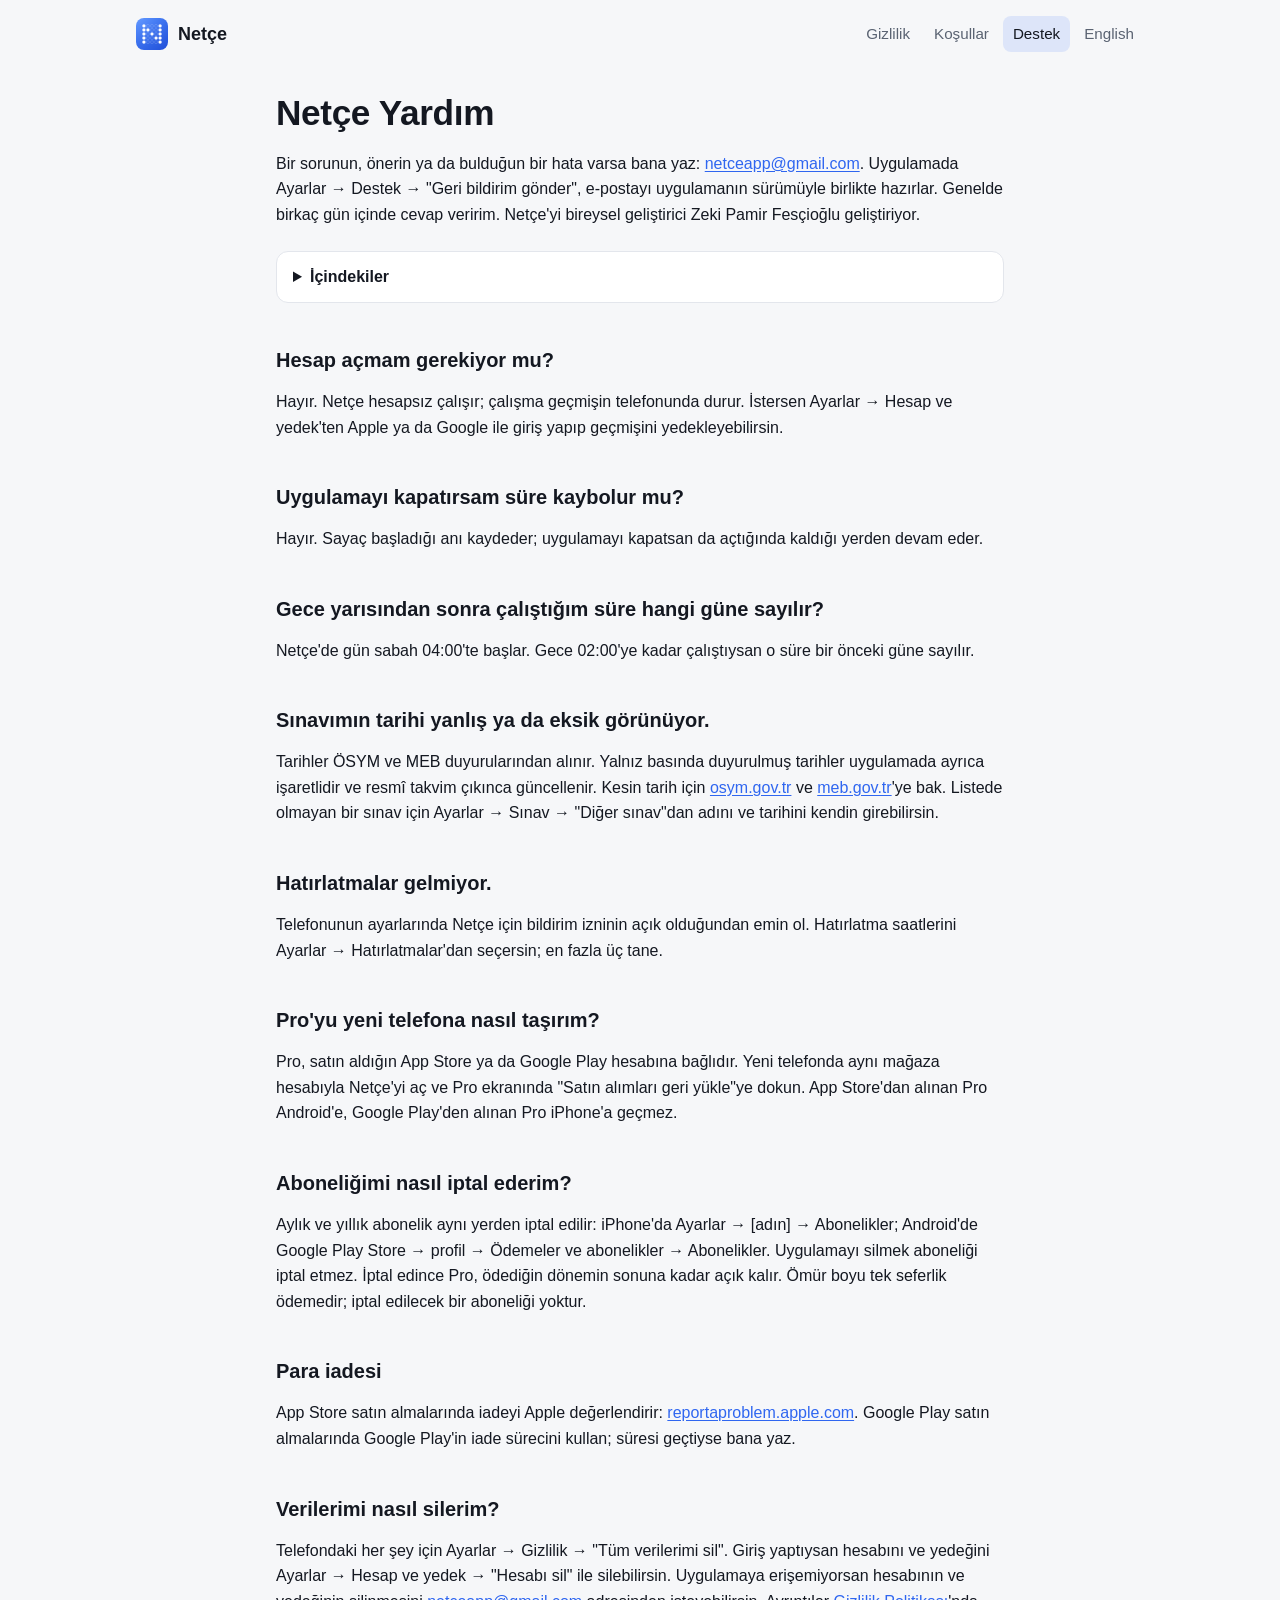
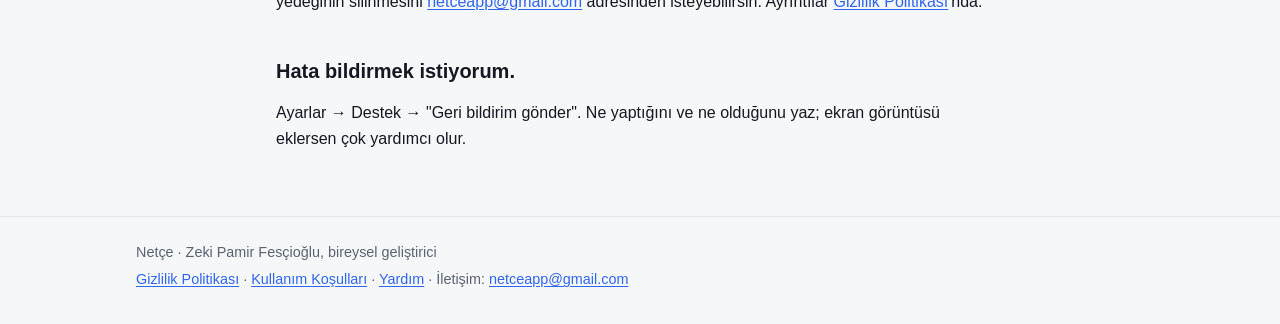
<file: support.html>
<!doctype html>
<html lang="tr">
<head>
<meta charset="utf-8">
<meta name="viewport" content="width=device-width, initial-scale=1">
<meta name="color-scheme" content="light dark">
<meta name="apple-itunes-app" content="app-id=6834457137">
<meta name="theme-color" media="(prefers-color-scheme: light)" content="#F6F7F9">
<meta name="theme-color" media="(prefers-color-scheme: dark)" content="#0E1116">
<meta name="description" content="Netçe yardım: sık sorulanlar, geri yükleme, iptal, iade ve iletişim.">
<title>Netçe Yardım</title>
<link rel="icon" href="icon.png">
<link rel="apple-touch-icon" href="apple-touch-icon.png">
<link rel="stylesheet" href="style.css">
<link rel="alternate" hreflang="tr" href="support.html">
<link rel="alternate" hreflang="en" href="en/support.html">
</head>
<body>
<a class="skip" href="#main">İçeriğe geç</a>
<header class="site-header"><div class="bar">
<a class="brand" href="index.html"><img class="mark" src="icon.png" alt="" width="32" height="32"><span>Netçe</span></a>
<nav aria-label="Site">
<a href="privacy.html">Gizlilik</a>
<a href="terms.html">Koşullar</a>
<a href="support.html" aria-current="page">Destek</a>
<a href="en/support.html" hreflang="en" lang="en">English</a>
</nav>
</div></header>
<main id="main" class="doc">
<h1>Netçe Yardım</h1>
<p>Bir sorunun, önerin ya da bulduğun bir hata varsa bana yaz: <a href="mailto:netceapp@gmail.com">netceapp@gmail.com</a>. Uygulamada Ayarlar → Destek → "Geri bildirim gönder", e-postayı uygulamanın sürümüyle birlikte hazırlar. Genelde birkaç gün içinde cevap veririm. Netçe'yi bireysel geliştirici Zeki Pamir Fesçioğlu geliştiriyor.</p>
<nav class="toc" aria-label="İçindekiler"><details><summary>İçindekiler</summary>
<ol>
<li><a href="#hesap-acmam-gerekiyor-mu">Hesap açmam gerekiyor mu?</a></li>
<li><a href="#uygulamayi-kapatirsam-sure-kaybolur-mu">Uygulamayı kapatırsam süre kaybolur mu?</a></li>
<li><a href="#gece-yarisindan-sonra-calistigim-sure-hangi-gune-sayilir">Gece yarısından sonra çalıştığım süre hangi güne sayılır?</a></li>
<li><a href="#sinavimin-tarihi-yanlis-ya-da-eksik-gorunuyor">Sınavımın tarihi yanlış ya da eksik görünüyor.</a></li>
<li><a href="#hatirlatmalar-gelmiyor">Hatırlatmalar gelmiyor.</a></li>
<li><a href="#pro-yu-yeni-telefona-nasil-tasirim">Pro'yu yeni telefona nasıl taşırım?</a></li>
<li><a href="#aboneligimi-nasil-iptal-ederim">Aboneliğimi nasıl iptal ederim?</a></li>
<li><a href="#para-iadesi">Para iadesi</a></li>
<li><a href="#verilerimi-nasil-silerim">Verilerimi nasıl silerim?</a></li>
<li><a href="#hata-bildirmek-istiyorum">Hata bildirmek istiyorum.</a></li>
</ol></details></nav>
<h2 id="hesap-acmam-gerekiyor-mu">Hesap açmam gerekiyor mu?</h2>
<p>Hayır. Netçe hesapsız çalışır; çalışma geçmişin telefonunda durur. İstersen Ayarlar → Hesap ve yedek'ten Apple ya da Google ile giriş yapıp geçmişini yedekleyebilirsin.</p>
<h2 id="uygulamayi-kapatirsam-sure-kaybolur-mu">Uygulamayı kapatırsam süre kaybolur mu?</h2>
<p>Hayır. Sayaç başladığı anı kaydeder; uygulamayı kapatsan da açtığında kaldığı yerden devam eder.</p>
<h2 id="gece-yarisindan-sonra-calistigim-sure-hangi-gune-sayilir">Gece yarısından sonra çalıştığım süre hangi güne sayılır?</h2>
<p>Netçe'de gün sabah 04:00'te başlar. Gece 02:00'ye kadar çalıştıysan o süre bir önceki güne sayılır.</p>
<h2 id="sinavimin-tarihi-yanlis-ya-da-eksik-gorunuyor">Sınavımın tarihi yanlış ya da eksik görünüyor.</h2>
<p>Tarihler ÖSYM ve MEB duyurularından alınır. Yalnız basında duyurulmuş tarihler uygulamada ayrıca işaretlidir ve resmî takvim çıkınca güncellenir. Kesin tarih için <a href="https://www.osym.gov.tr">osym.gov.tr</a> ve <a href="https://www.meb.gov.tr">meb.gov.tr</a>'ye bak. Listede olmayan bir sınav için Ayarlar → Sınav → "Diğer sınav"dan adını ve tarihini kendin girebilirsin.</p>
<h2 id="hatirlatmalar-gelmiyor">Hatırlatmalar gelmiyor.</h2>
<p>Telefonunun ayarlarında Netçe için bildirim izninin açık olduğundan emin ol. Hatırlatma saatlerini Ayarlar → Hatırlatmalar'dan seçersin; en fazla üç tane.</p>
<h2 id="pro-yu-yeni-telefona-nasil-tasirim">Pro'yu yeni telefona nasıl taşırım?</h2>
<p>Pro, satın aldığın App Store ya da Google Play hesabına bağlıdır. Yeni telefonda aynı mağaza hesabıyla Netçe'yi aç ve Pro ekranında "Satın alımları geri yükle"ye dokun. App Store'dan alınan Pro Android'e, Google Play'den alınan Pro iPhone'a geçmez.</p>
<h2 id="aboneligimi-nasil-iptal-ederim">Aboneliğimi nasıl iptal ederim?</h2>
<p>Aylık ve yıllık abonelik aynı yerden iptal edilir: iPhone'da Ayarlar → [adın] → Abonelikler; Android'de Google Play Store → profil → Ödemeler ve abonelikler → Abonelikler. Uygulamayı silmek aboneliği iptal etmez. İptal edince Pro, ödediğin dönemin sonuna kadar açık kalır. Ömür boyu tek seferlik ödemedir; iptal edilecek bir aboneliği yoktur.</p>
<h2 id="para-iadesi">Para iadesi</h2>
<p>App Store satın almalarında iadeyi Apple değerlendirir: <a href="https://reportaproblem.apple.com">reportaproblem.apple.com</a>. Google Play satın almalarında Google Play'in iade sürecini kullan; süresi geçtiyse bana yaz.</p>
<h2 id="verilerimi-nasil-silerim">Verilerimi nasıl silerim?</h2>
<p>Telefondaki her şey için Ayarlar → Gizlilik → "Tüm verilerimi sil". Giriş yaptıysan hesabını ve yedeğini Ayarlar → Hesap ve yedek → "Hesabı sil" ile silebilirsin. Uygulamaya erişemiyorsan hesabının ve yedeğinin silinmesini <a href="mailto:netceapp@gmail.com">netceapp@gmail.com</a> adresinden isteyebilirsin. Ayrıntılar <a href="privacy.html">Gizlilik Politikası</a>'nda.</p>
<h2 id="hata-bildirmek-istiyorum">Hata bildirmek istiyorum.</h2>
<p>Ayarlar → Destek → "Geri bildirim gönder". Ne yaptığını ve ne olduğunu yaz; ekran görüntüsü eklersen çok yardımcı olur.</p>
</main>
<footer class="site-footer"><div class="bar">
<p>Netçe · Zeki Pamir Fesçioğlu, bireysel geliştirici</p>
<p><a href="privacy.html">Gizlilik Politikası</a> · <a href="terms.html">Kullanım Koşulları</a> · <a href="support.html">Yardım</a> · İletişim: <a href="mailto:netceapp@gmail.com">netceapp@gmail.com</a></p>
</div></footer>
</body>
</html>
</file>
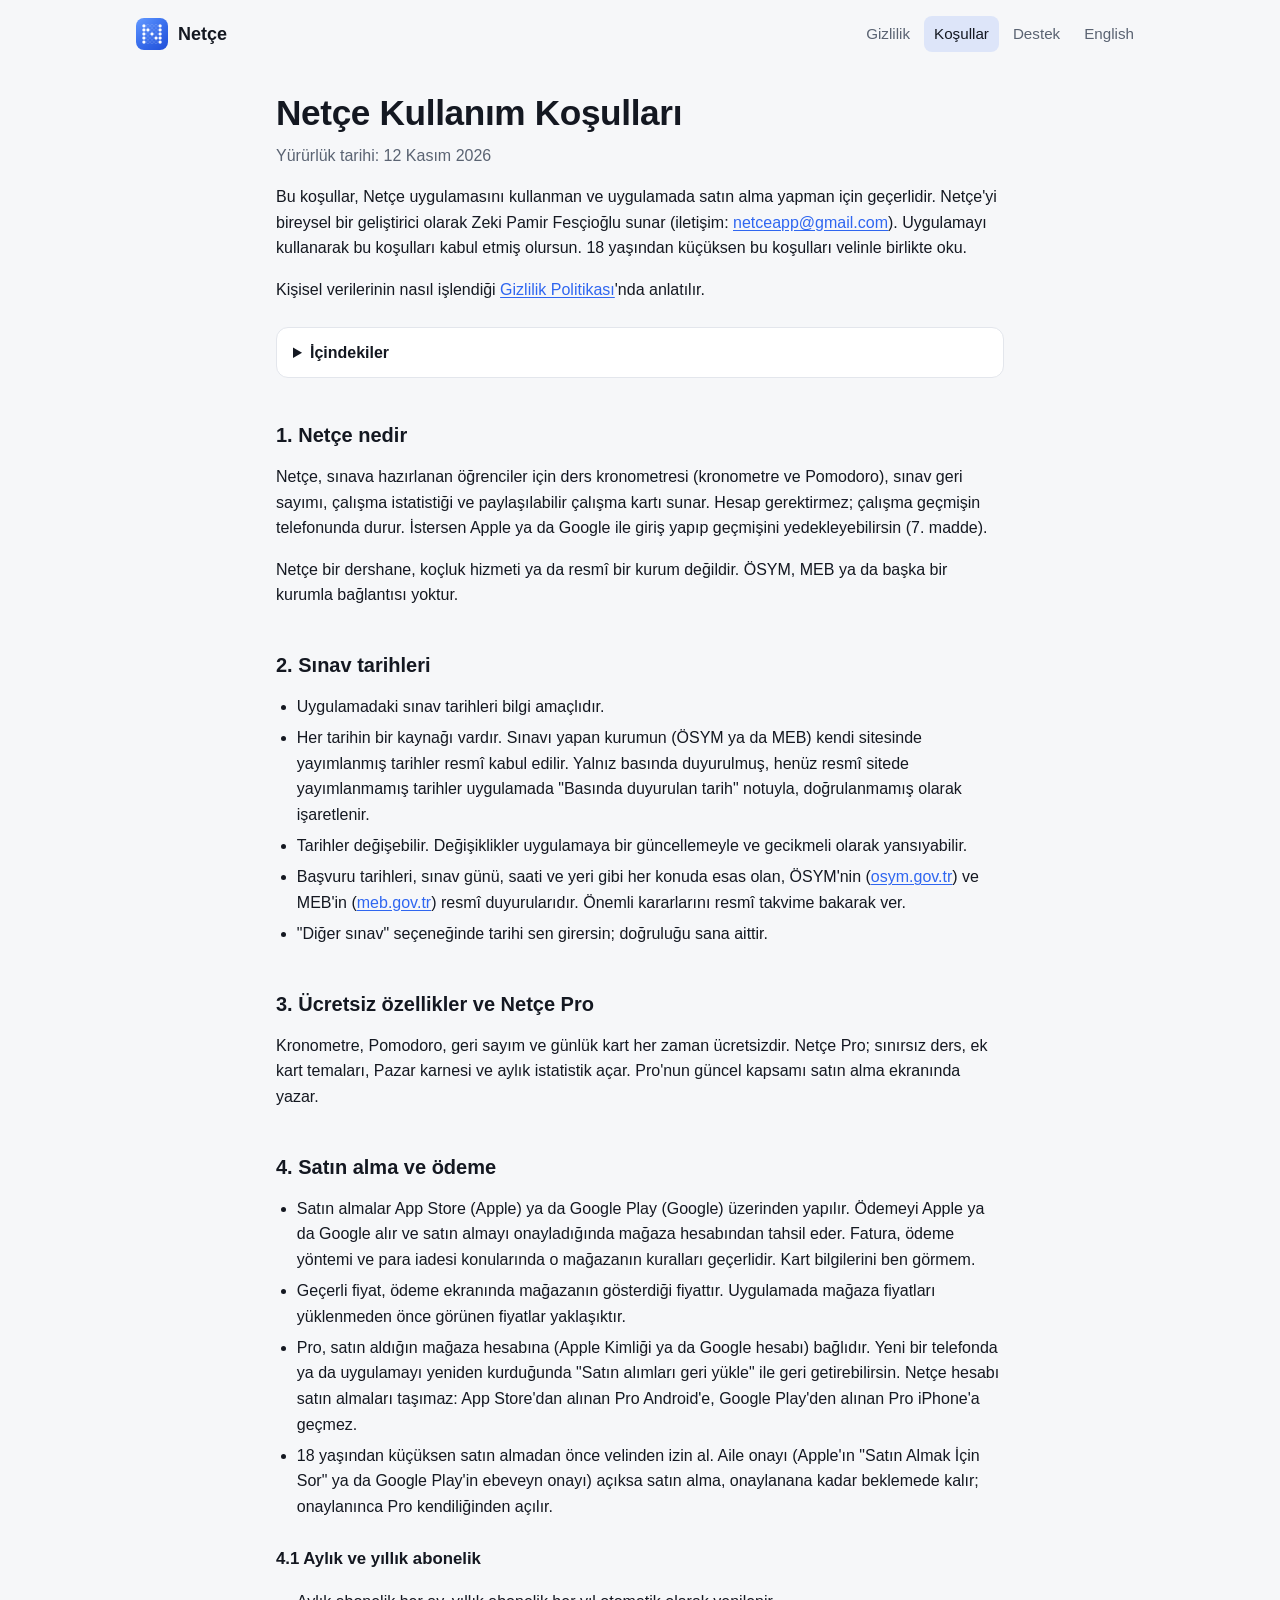
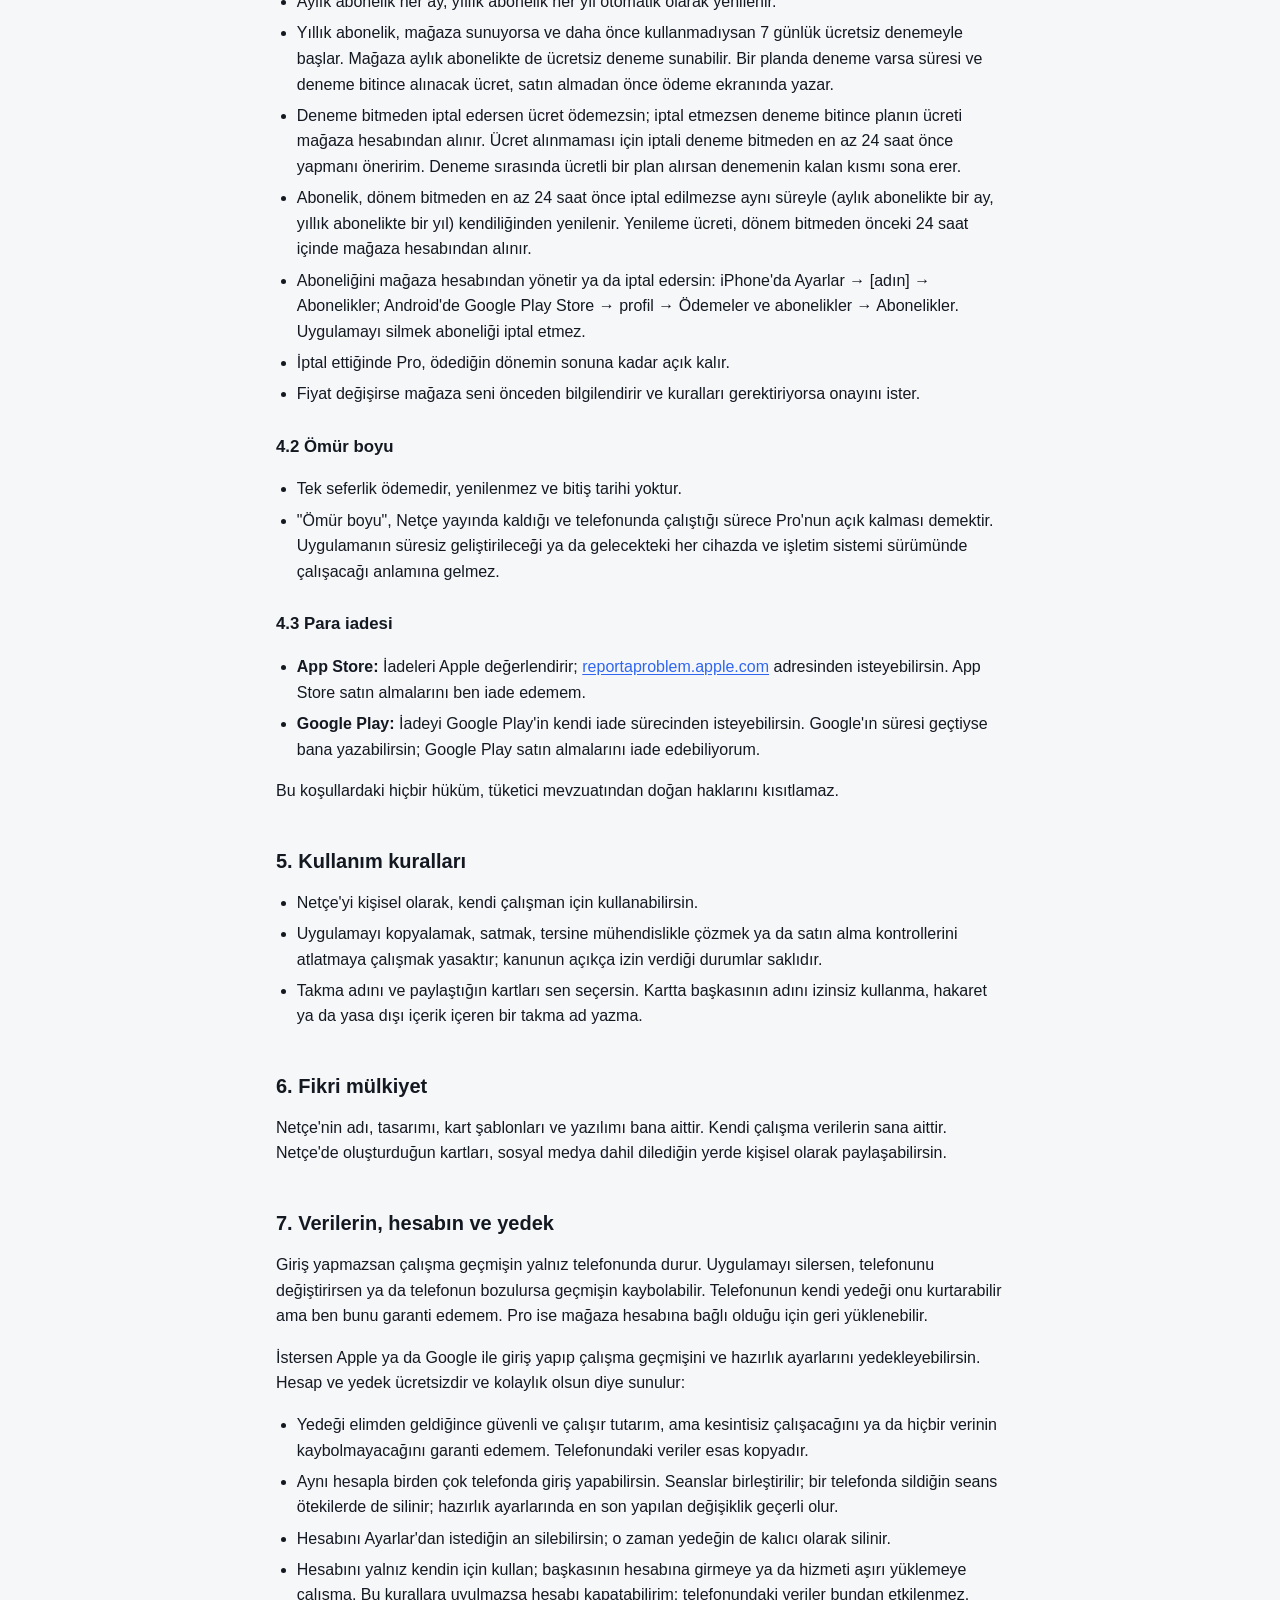
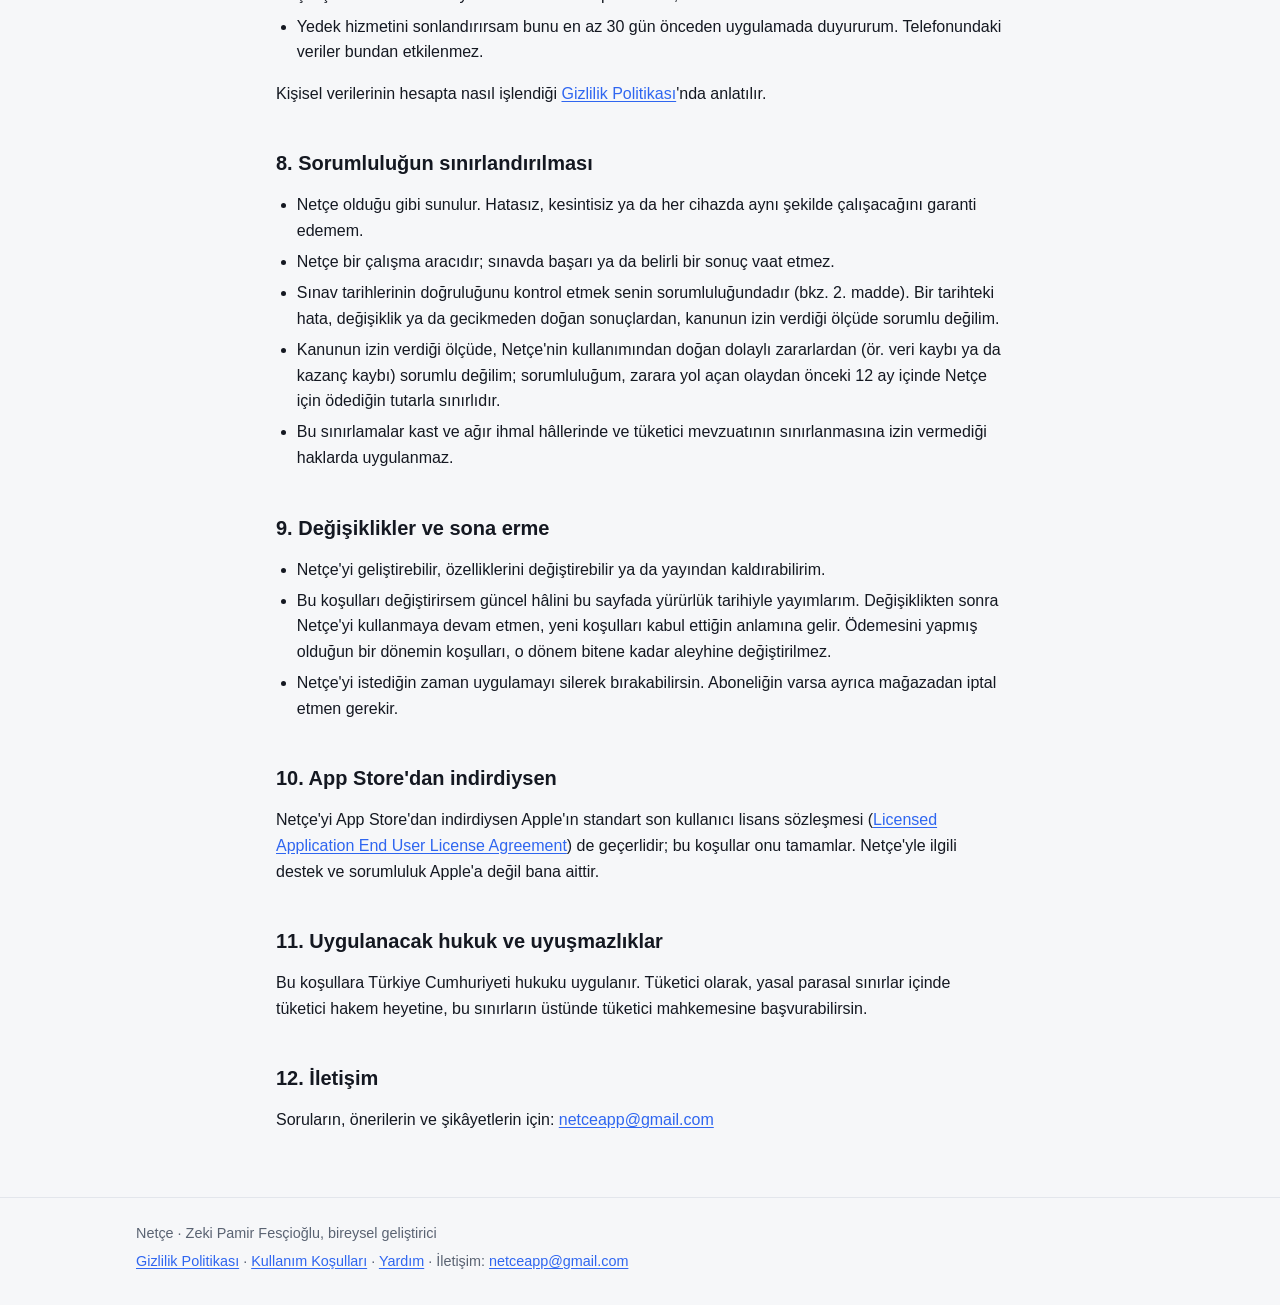
<file: terms.html>
<!doctype html>
<html lang="tr">
<head>
<meta charset="utf-8">
<meta name="viewport" content="width=device-width, initial-scale=1">
<meta name="color-scheme" content="light dark">
<meta name="apple-itunes-app" content="app-id=6834457137">
<meta name="theme-color" media="(prefers-color-scheme: light)" content="#F6F7F9">
<meta name="theme-color" media="(prefers-color-scheme: dark)" content="#0E1116">
<meta name="description" content="Netçe kullanım koşulları: Pro, aylık ve yıllık abonelik ve ömür boyu.">
<title>Netçe Kullanım Koşulları</title>
<link rel="icon" href="icon.png">
<link rel="apple-touch-icon" href="apple-touch-icon.png">
<link rel="stylesheet" href="style.css">
<link rel="alternate" hreflang="tr" href="terms.html">
<link rel="alternate" hreflang="en" href="en/terms.html">
</head>
<body>
<a class="skip" href="#main">İçeriğe geç</a>
<header class="site-header"><div class="bar">
<a class="brand" href="index.html"><img class="mark" src="icon.png" alt="" width="32" height="32"><span>Netçe</span></a>
<nav aria-label="Site">
<a href="privacy.html">Gizlilik</a>
<a href="terms.html" aria-current="page">Koşullar</a>
<a href="support.html">Destek</a>
<a href="en/terms.html" hreflang="en" lang="en">English</a>
</nav>
</div></header>
<main id="main" class="doc">
<h1>Netçe Kullanım Koşulları</h1>
<p class="meta">Yürürlük tarihi: 12 Kasım 2026</p>
<p>Bu koşullar, Netçe uygulamasını kullanman ve uygulamada satın alma yapman için geçerlidir. Netçe'yi bireysel bir geliştirici olarak Zeki Pamir Fesçioğlu sunar (iletişim: <a href="mailto:netceapp@gmail.com">netceapp@gmail.com</a>). Uygulamayı kullanarak bu koşulları kabul etmiş olursun. 18 yaşından küçüksen bu koşulları velinle birlikte oku.</p>
<p>Kişisel verilerinin nasıl işlendiği <a href="privacy.html">Gizlilik Politikası</a>'nda anlatılır.</p>
<nav class="toc" aria-label="İçindekiler"><details><summary>İçindekiler</summary>
<ol>
<li><a href="#netce-nedir">1. Netçe nedir</a></li>
<li><a href="#sinav-tarihleri">2. Sınav tarihleri</a></li>
<li><a href="#ucretsiz-ozellikler-ve-netce-pro">3. Ücretsiz özellikler ve Netçe Pro</a></li>
<li><a href="#satin-alma-ve-odeme">4. Satın alma ve ödeme</a></li>
<li><a href="#kullanim-kurallari">5. Kullanım kuralları</a></li>
<li><a href="#fikri-mulkiyet">6. Fikri mülkiyet</a></li>
<li><a href="#verilerin-hesabin-ve-yedek">7. Verilerin, hesabın ve yedek</a></li>
<li><a href="#sorumlulugun-sinirlandirilmasi">8. Sorumluluğun sınırlandırılması</a></li>
<li><a href="#degisiklikler-ve-sona-erme">9. Değişiklikler ve sona erme</a></li>
<li><a href="#app-store-dan-indirdiysen">10. App Store'dan indirdiysen</a></li>
<li><a href="#uygulanacak-hukuk-ve-uyusmazliklar">11. Uygulanacak hukuk ve uyuşmazlıklar</a></li>
<li><a href="#iletisim">12. İletişim</a></li>
</ol></details></nav>
<h2 id="netce-nedir">1. Netçe nedir</h2>
<p>Netçe, sınava hazırlanan öğrenciler için ders kronometresi (kronometre ve Pomodoro), sınav geri sayımı, çalışma istatistiği ve paylaşılabilir çalışma kartı sunar. Hesap gerektirmez; çalışma geçmişin telefonunda durur. İstersen Apple ya da Google ile giriş yapıp geçmişini yedekleyebilirsin (7. madde).</p>
<p>Netçe bir dershane, koçluk hizmeti ya da resmî bir kurum değildir. ÖSYM, MEB ya da başka bir kurumla bağlantısı yoktur.</p>
<h2 id="sinav-tarihleri">2. Sınav tarihleri</h2>
<ul>
<li>Uygulamadaki sınav tarihleri bilgi amaçlıdır.</li>
<li>Her tarihin bir kaynağı vardır. Sınavı yapan kurumun (ÖSYM ya da MEB) kendi sitesinde yayımlanmış tarihler resmî kabul edilir. Yalnız basında duyurulmuş, henüz resmî sitede yayımlanmamış tarihler uygulamada "Basında duyurulan tarih" notuyla, doğrulanmamış olarak işaretlenir.</li>
<li>Tarihler değişebilir. Değişiklikler uygulamaya bir güncellemeyle ve gecikmeli olarak yansıyabilir.</li>
<li>Başvuru tarihleri, sınav günü, saati ve yeri gibi her konuda esas olan, ÖSYM'nin (<a href="https://www.osym.gov.tr">osym.gov.tr</a>) ve MEB'in (<a href="https://www.meb.gov.tr">meb.gov.tr</a>) resmî duyurularıdır. Önemli kararlarını resmî takvime bakarak ver.</li>
<li>"Diğer sınav" seçeneğinde tarihi sen girersin; doğruluğu sana aittir.</li>
</ul>
<h2 id="ucretsiz-ozellikler-ve-netce-pro">3. Ücretsiz özellikler ve Netçe Pro</h2>
<p>Kronometre, Pomodoro, geri sayım ve günlük kart her zaman ücretsizdir. Netçe Pro; sınırsız ders, ek kart temaları, Pazar karnesi ve aylık istatistik açar. Pro'nun güncel kapsamı satın alma ekranında yazar.</p>
<h2 id="satin-alma-ve-odeme">4. Satın alma ve ödeme</h2>
<ul>
<li>Satın almalar App Store (Apple) ya da Google Play (Google) üzerinden yapılır. Ödemeyi Apple ya da Google alır ve satın almayı onayladığında mağaza hesabından tahsil eder. Fatura, ödeme yöntemi ve para iadesi konularında o mağazanın kuralları geçerlidir. Kart bilgilerini ben görmem.</li>
<li>Geçerli fiyat, ödeme ekranında mağazanın gösterdiği fiyattır. Uygulamada mağaza fiyatları yüklenmeden önce görünen fiyatlar yaklaşıktır.</li>
<li>Pro, satın aldığın mağaza hesabına (Apple Kimliği ya da Google hesabı) bağlıdır. Yeni bir telefonda ya da uygulamayı yeniden kurduğunda "Satın alımları geri yükle" ile geri getirebilirsin. Netçe hesabı satın almaları taşımaz: App Store'dan alınan Pro Android'e, Google Play'den alınan Pro iPhone'a geçmez.</li>
<li>18 yaşından küçüksen satın almadan önce velinden izin al. Aile onayı (Apple'ın "Satın Almak İçin Sor" ya da Google Play'in ebeveyn onayı) açıksa satın alma, onaylanana kadar beklemede kalır; onaylanınca Pro kendiliğinden açılır.</li>
</ul>
<h3 id="aylik-ve-yillik-abonelik">4.1 Aylık ve yıllık abonelik</h3>
<ul>
<li>Aylık abonelik her ay, yıllık abonelik her yıl otomatik olarak yenilenir.</li>
<li>Yıllık abonelik, mağaza sunuyorsa ve daha önce kullanmadıysan 7 günlük ücretsiz denemeyle başlar. Mağaza aylık abonelikte de ücretsiz deneme sunabilir. Bir planda deneme varsa süresi ve deneme bitince alınacak ücret, satın almadan önce ödeme ekranında yazar.</li>
<li>Deneme bitmeden iptal edersen ücret ödemezsin; iptal etmezsen deneme bitince planın ücreti mağaza hesabından alınır. Ücret alınmaması için iptali deneme bitmeden en az 24 saat önce yapmanı öneririm. Deneme sırasında ücretli bir plan alırsan denemenin kalan kısmı sona erer.</li>
<li>Abonelik, dönem bitmeden en az 24 saat önce iptal edilmezse aynı süreyle (aylık abonelikte bir ay, yıllık abonelikte bir yıl) kendiliğinden yenilenir. Yenileme ücreti, dönem bitmeden önceki 24 saat içinde mağaza hesabından alınır.</li>
<li>Aboneliğini mağaza hesabından yönetir ya da iptal edersin: iPhone'da Ayarlar → [adın] → Abonelikler; Android'de Google Play Store → profil → Ödemeler ve abonelikler → Abonelikler. Uygulamayı silmek aboneliği iptal etmez.</li>
<li>İptal ettiğinde Pro, ödediğin dönemin sonuna kadar açık kalır.</li>
<li>Fiyat değişirse mağaza seni önceden bilgilendirir ve kuralları gerektiriyorsa onayını ister.</li>
</ul>
<h3 id="omur-boyu">4.2 Ömür boyu</h3>
<ul>
<li>Tek seferlik ödemedir, yenilenmez ve bitiş tarihi yoktur.</li>
<li>"Ömür boyu", Netçe yayında kaldığı ve telefonunda çalıştığı sürece Pro'nun açık kalması demektir. Uygulamanın süresiz geliştirileceği ya da gelecekteki her cihazda ve işletim sistemi sürümünde çalışacağı anlamına gelmez.</li>
</ul>
<h3 id="para-iadesi">4.3 Para iadesi</h3>
<ul>
<li><strong>App Store:</strong> İadeleri Apple değerlendirir; <a href="https://reportaproblem.apple.com">reportaproblem.apple.com</a> adresinden isteyebilirsin. App Store satın almalarını ben iade edemem.</li>
<li><strong>Google Play:</strong> İadeyi Google Play'in kendi iade sürecinden isteyebilirsin. Google'ın süresi geçtiyse bana yazabilirsin; Google Play satın almalarını iade edebiliyorum.</li>
</ul>
<p>Bu koşullardaki hiçbir hüküm, tüketici mevzuatından doğan haklarını kısıtlamaz.</p>
<h2 id="kullanim-kurallari">5. Kullanım kuralları</h2>
<ul>
<li>Netçe'yi kişisel olarak, kendi çalışman için kullanabilirsin.</li>
<li>Uygulamayı kopyalamak, satmak, tersine mühendislikle çözmek ya da satın alma kontrollerini atlatmaya çalışmak yasaktır; kanunun açıkça izin verdiği durumlar saklıdır.</li>
<li>Takma adını ve paylaştığın kartları sen seçersin. Kartta başkasının adını izinsiz kullanma, hakaret ya da yasa dışı içerik içeren bir takma ad yazma.</li>
</ul>
<h2 id="fikri-mulkiyet">6. Fikri mülkiyet</h2>
<p>Netçe'nin adı, tasarımı, kart şablonları ve yazılımı bana aittir. Kendi çalışma verilerin sana aittir. Netçe'de oluşturduğun kartları, sosyal medya dahil dilediğin yerde kişisel olarak paylaşabilirsin.</p>
<h2 id="verilerin-hesabin-ve-yedek">7. Verilerin, hesabın ve yedek</h2>
<p>Giriş yapmazsan çalışma geçmişin yalnız telefonunda durur. Uygulamayı silersen, telefonunu değiştirirsen ya da telefonun bozulursa geçmişin kaybolabilir. Telefonunun kendi yedeği onu kurtarabilir ama ben bunu garanti edemem. Pro ise mağaza hesabına bağlı olduğu için geri yüklenebilir.</p>
<p>İstersen Apple ya da Google ile giriş yapıp çalışma geçmişini ve hazırlık ayarlarını yedekleyebilirsin. Hesap ve yedek ücretsizdir ve kolaylık olsun diye sunulur:</p>
<ul>
<li>Yedeği elimden geldiğince güvenli ve çalışır tutarım, ama kesintisiz çalışacağını ya da hiçbir verinin kaybolmayacağını garanti edemem. Telefonundaki veriler esas kopyadır.</li>
<li>Aynı hesapla birden çok telefonda giriş yapabilirsin. Seanslar birleştirilir; bir telefonda sildiğin seans ötekilerde de silinir; hazırlık ayarlarında en son yapılan değişiklik geçerli olur.</li>
<li>Hesabını Ayarlar'dan istediğin an silebilirsin; o zaman yedeğin de kalıcı olarak silinir.</li>
<li>Hesabını yalnız kendin için kullan; başkasının hesabına girmeye ya da hizmeti aşırı yüklemeye çalışma. Bu kurallara uyulmazsa hesabı kapatabilirim; telefonundaki veriler bundan etkilenmez.</li>
<li>Yedek hizmetini sonlandırırsam bunu en az 30 gün önceden uygulamada duyururum. Telefonundaki veriler bundan etkilenmez.</li>
</ul>
<p>Kişisel verilerinin hesapta nasıl işlendiği <a href="privacy.html">Gizlilik Politikası</a>'nda anlatılır.</p>
<h2 id="sorumlulugun-sinirlandirilmasi">8. Sorumluluğun sınırlandırılması</h2>
<ul>
<li>Netçe olduğu gibi sunulur. Hatasız, kesintisiz ya da her cihazda aynı şekilde çalışacağını garanti edemem.</li>
<li>Netçe bir çalışma aracıdır; sınavda başarı ya da belirli bir sonuç vaat etmez.</li>
<li>Sınav tarihlerinin doğruluğunu kontrol etmek senin sorumluluğundadır (bkz. 2. madde). Bir tarihteki hata, değişiklik ya da gecikmeden doğan sonuçlardan, kanunun izin verdiği ölçüde sorumlu değilim.</li>
<li>Kanunun izin verdiği ölçüde, Netçe'nin kullanımından doğan dolaylı zararlardan (ör. veri kaybı ya da kazanç kaybı) sorumlu değilim; sorumluluğum, zarara yol açan olaydan önceki 12 ay içinde Netçe için ödediğin tutarla sınırlıdır.</li>
<li>Bu sınırlamalar kast ve ağır ihmal hâllerinde ve tüketici mevzuatının sınırlanmasına izin vermediği haklarda uygulanmaz.</li>
</ul>
<h2 id="degisiklikler-ve-sona-erme">9. Değişiklikler ve sona erme</h2>
<ul>
<li>Netçe'yi geliştirebilir, özelliklerini değiştirebilir ya da yayından kaldırabilirim.</li>
<li>Bu koşulları değiştirirsem güncel hâlini bu sayfada yürürlük tarihiyle yayımlarım. Değişiklikten sonra Netçe'yi kullanmaya devam etmen, yeni koşulları kabul ettiğin anlamına gelir. Ödemesini yapmış olduğun bir dönemin koşulları, o dönem bitene kadar aleyhine değiştirilmez.</li>
<li>Netçe'yi istediğin zaman uygulamayı silerek bırakabilirsin. Aboneliğin varsa ayrıca mağazadan iptal etmen gerekir.</li>
</ul>
<h2 id="app-store-dan-indirdiysen">10. App Store'dan indirdiysen</h2>
<p>Netçe'yi App Store'dan indirdiysen Apple'ın standart son kullanıcı lisans sözleşmesi (<a href="https://www.apple.com/legal/internet-services/itunes/dev/stdeula/">Licensed Application End User License Agreement</a>) de geçerlidir; bu koşullar onu tamamlar. Netçe'yle ilgili destek ve sorumluluk Apple'a değil bana aittir.</p>
<h2 id="uygulanacak-hukuk-ve-uyusmazliklar">11. Uygulanacak hukuk ve uyuşmazlıklar</h2>
<p>Bu koşullara Türkiye Cumhuriyeti hukuku uygulanır. Tüketici olarak, yasal parasal sınırlar içinde tüketici hakem heyetine, bu sınırların üstünde tüketici mahkemesine başvurabilirsin.</p>
<h2 id="iletisim">12. İletişim</h2>
<p>Soruların, önerilerin ve şikâyetlerin için: <a href="mailto:netceapp@gmail.com">netceapp@gmail.com</a></p>
</main>
<footer class="site-footer"><div class="bar">
<p>Netçe · Zeki Pamir Fesçioğlu, bireysel geliştirici</p>
<p><a href="privacy.html">Gizlilik Politikası</a> · <a href="terms.html">Kullanım Koşulları</a> · <a href="support.html">Yardım</a> · İletişim: <a href="mailto:netceapp@gmail.com">netceapp@gmail.com</a></p>
</div></footer>
</body>
</html>
</file>
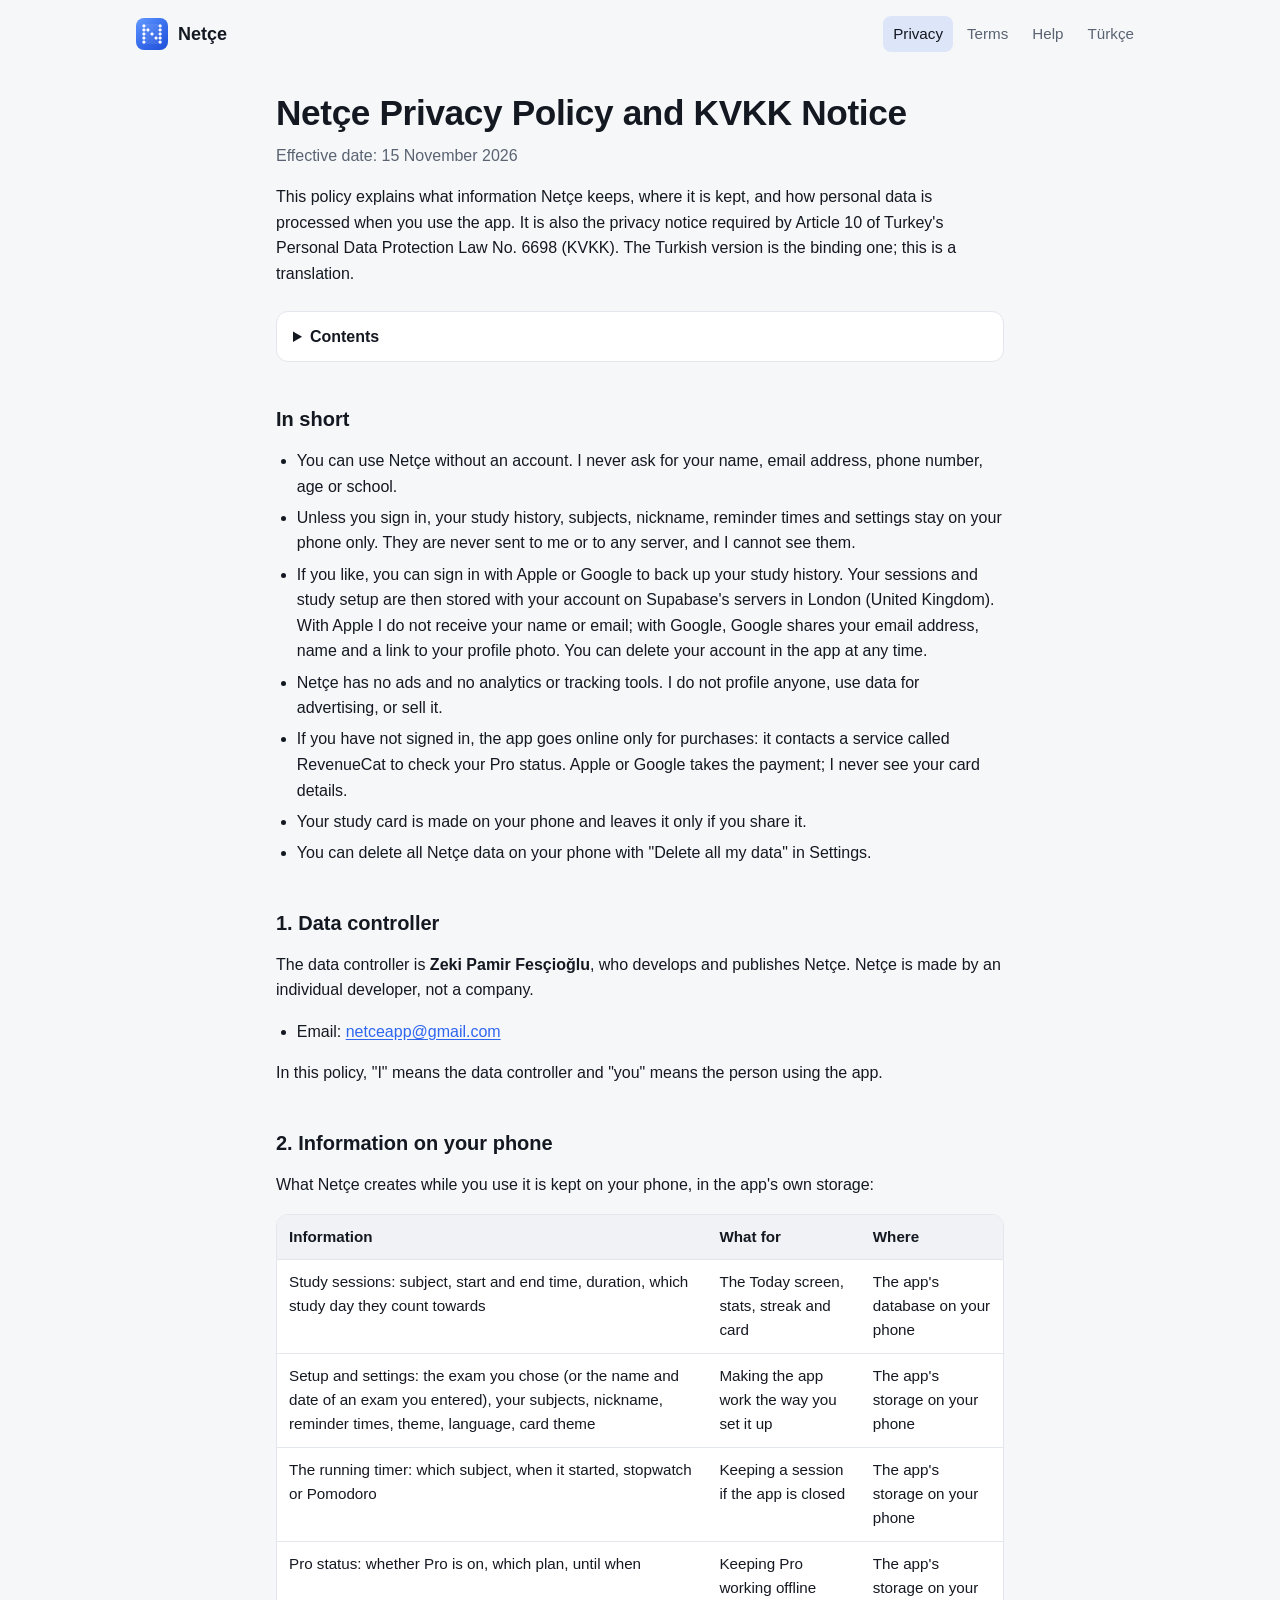
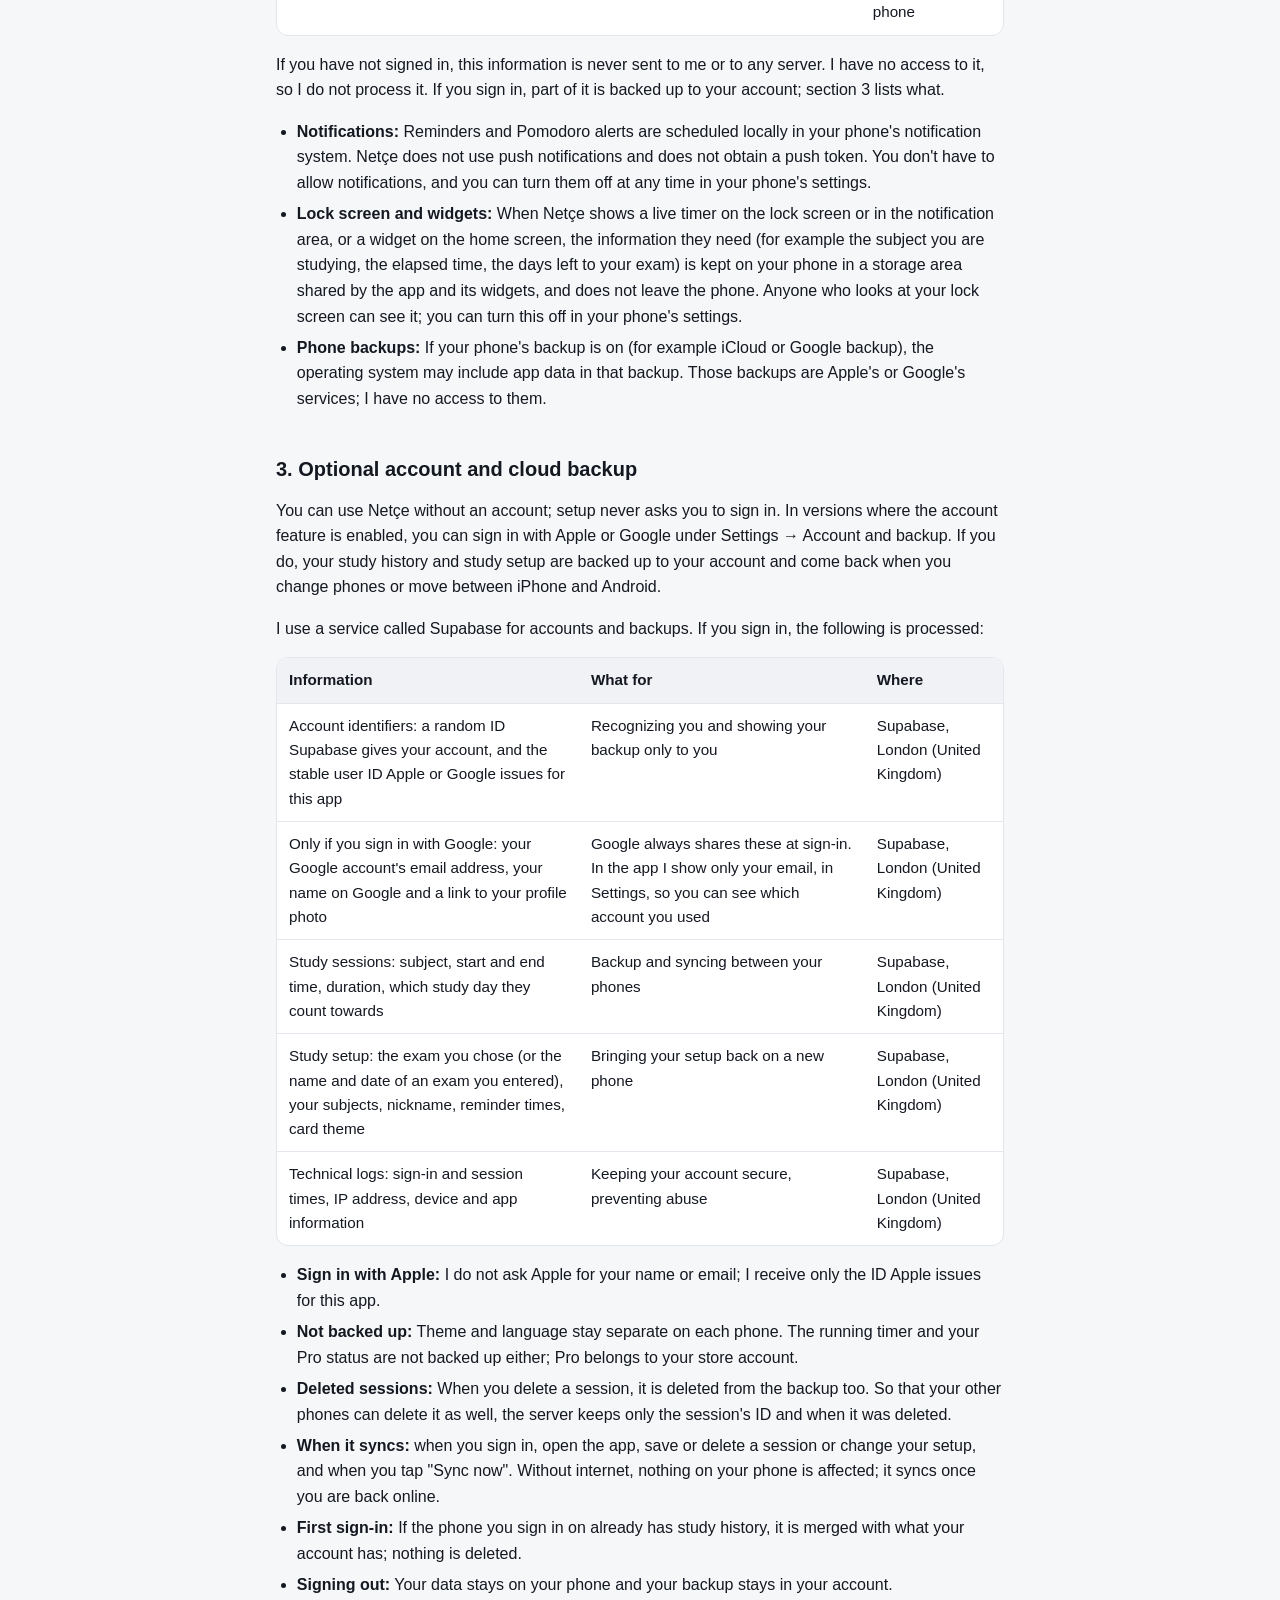
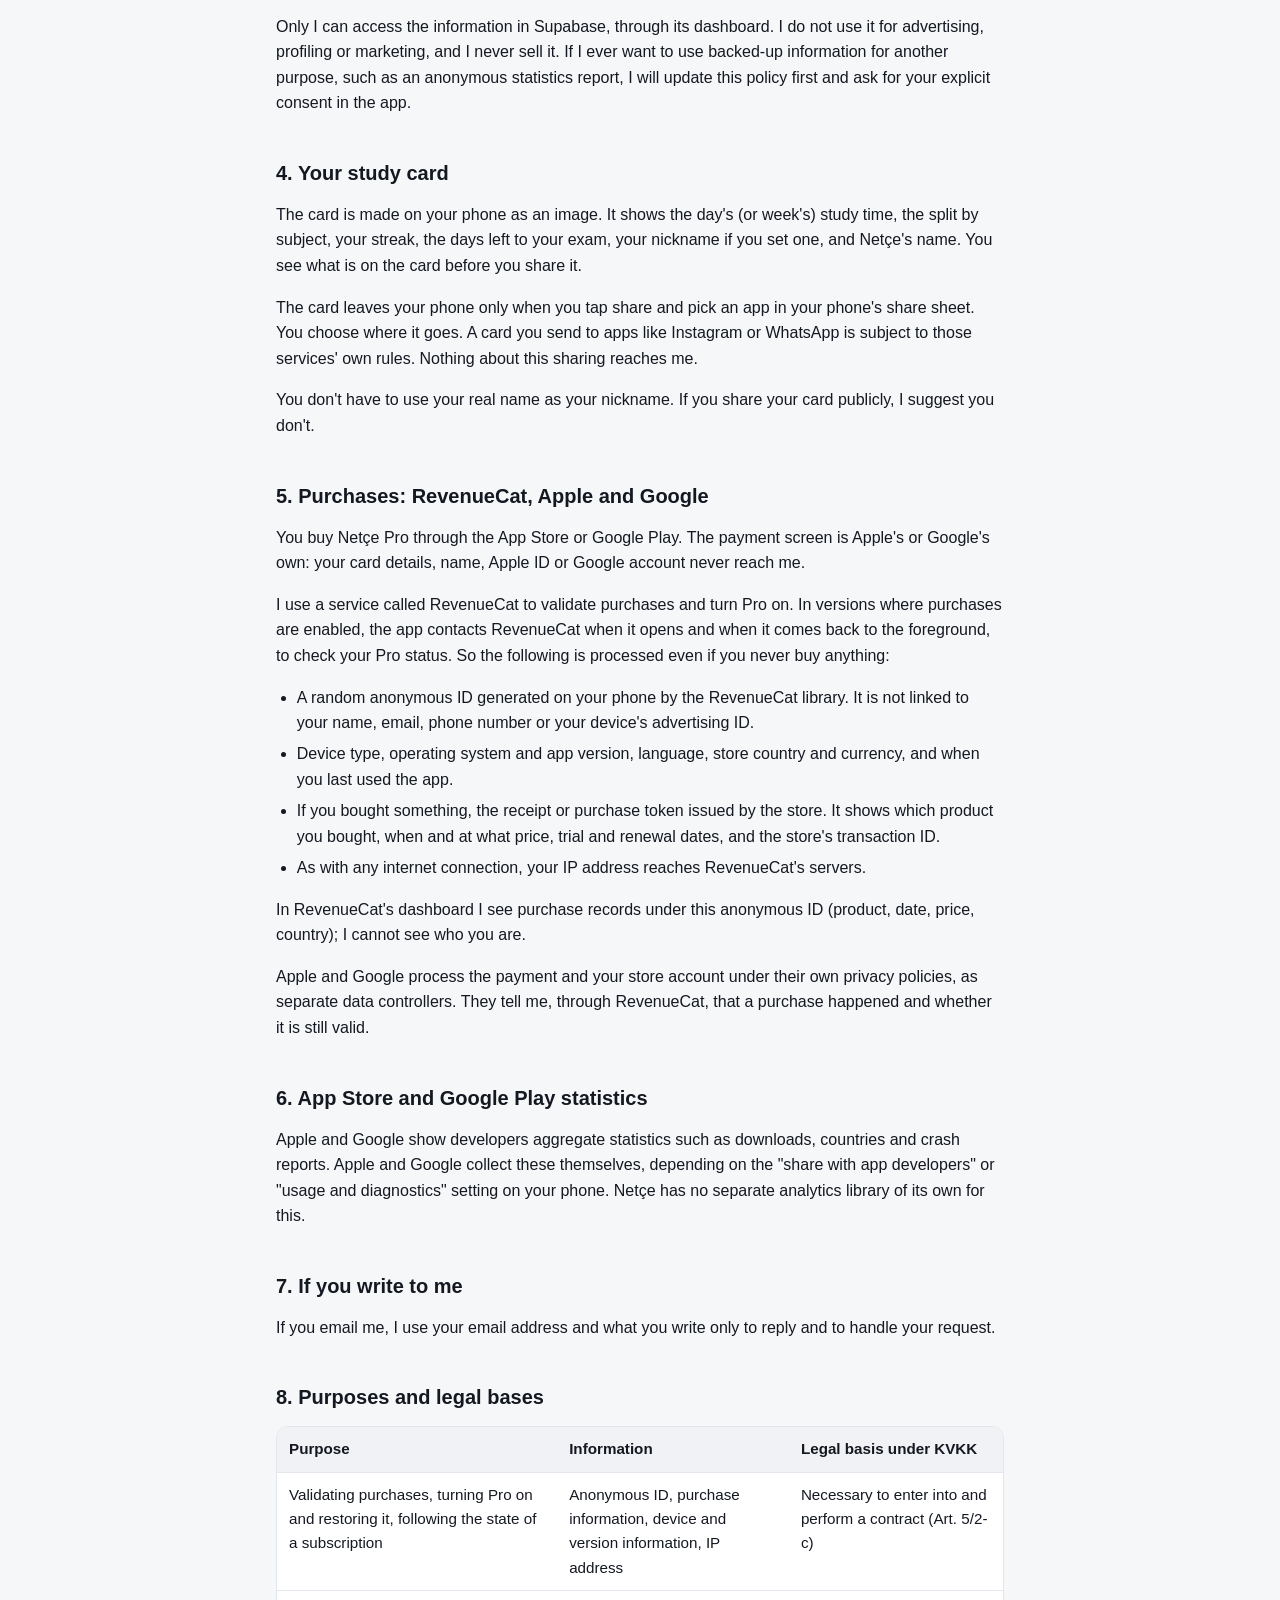
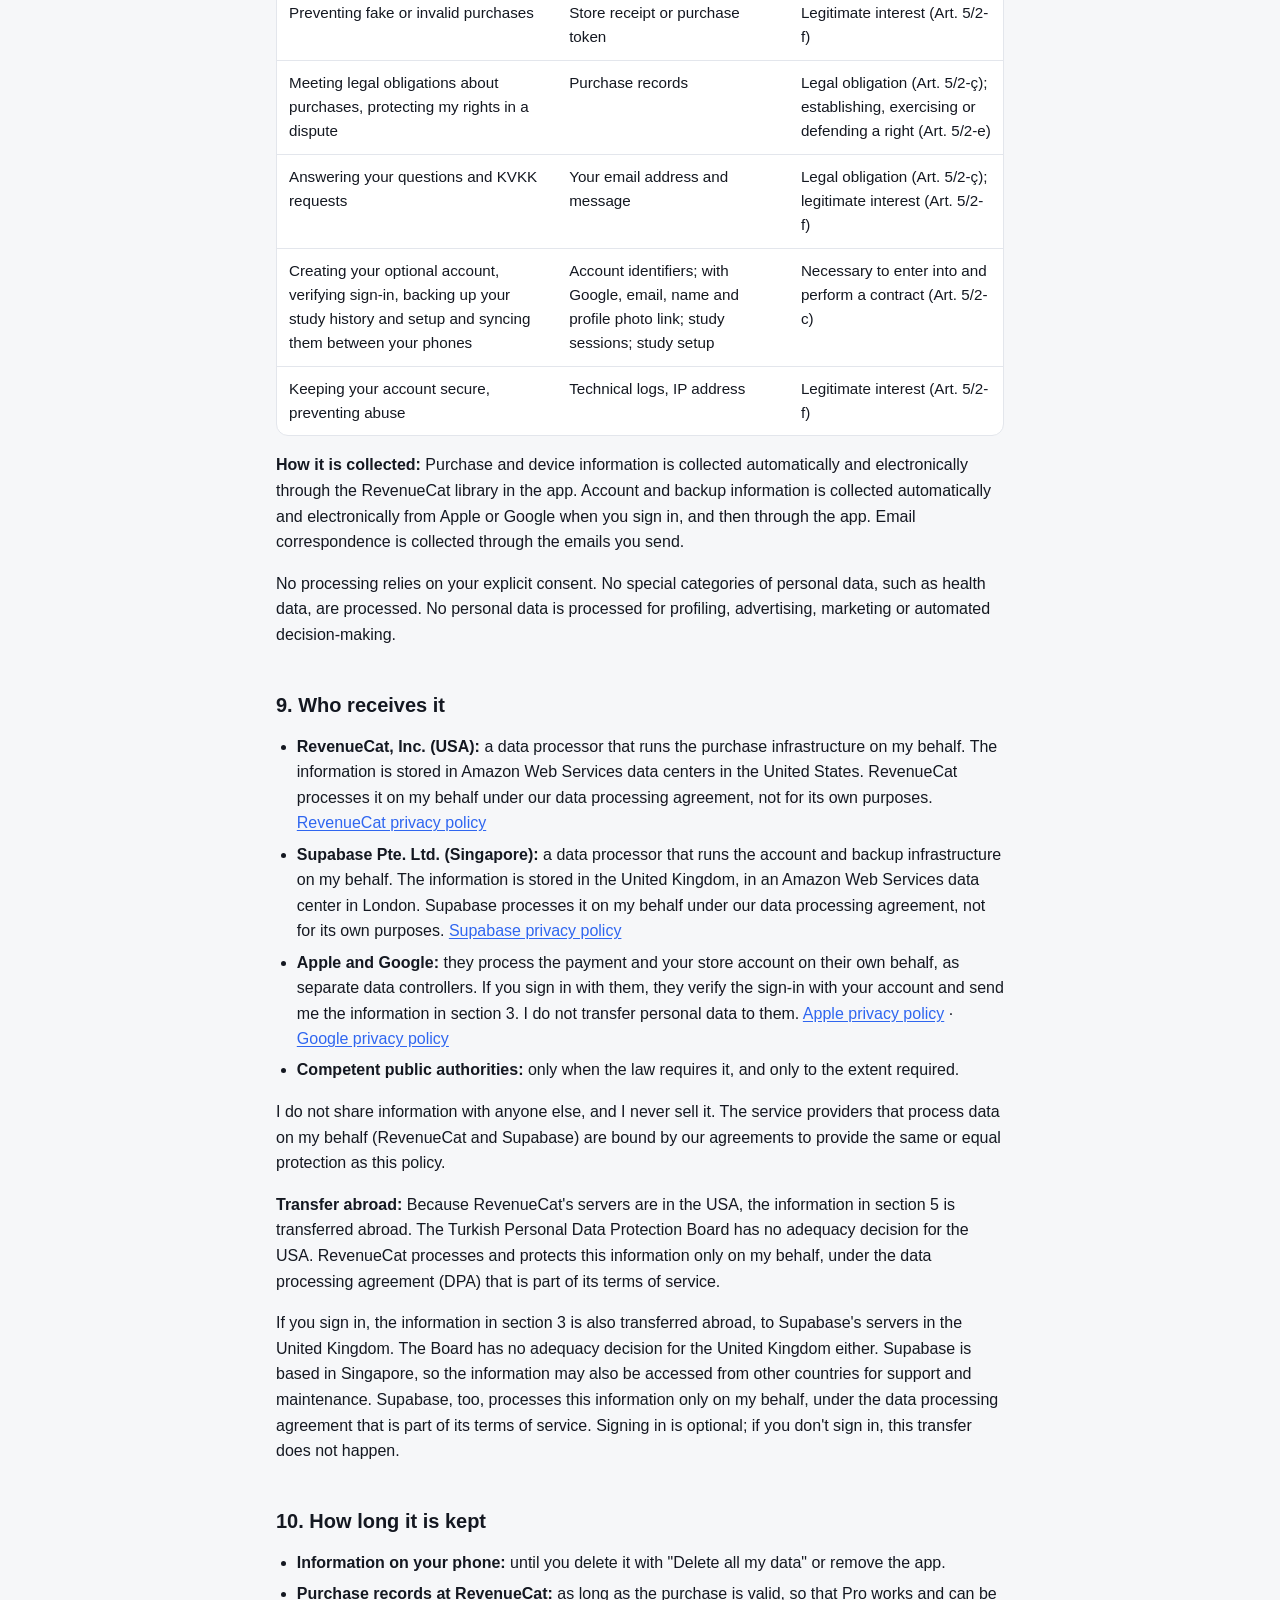
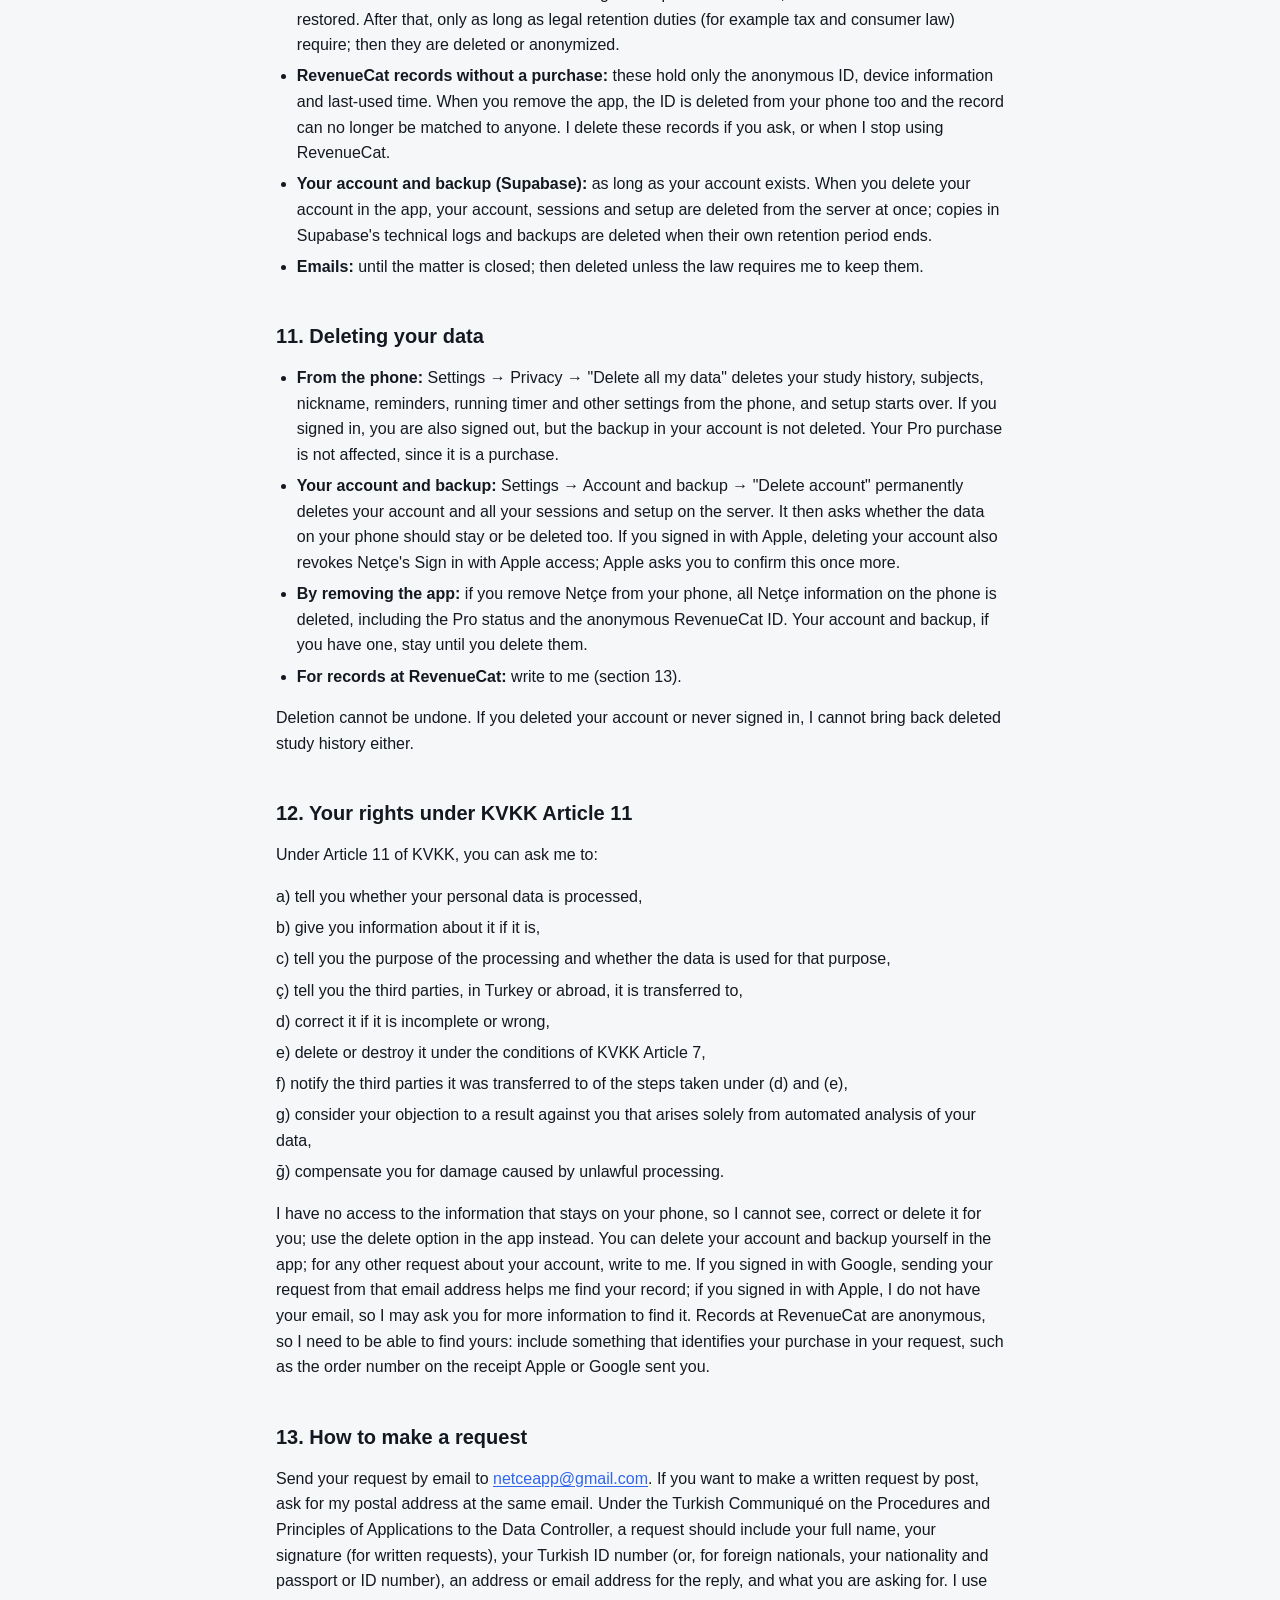
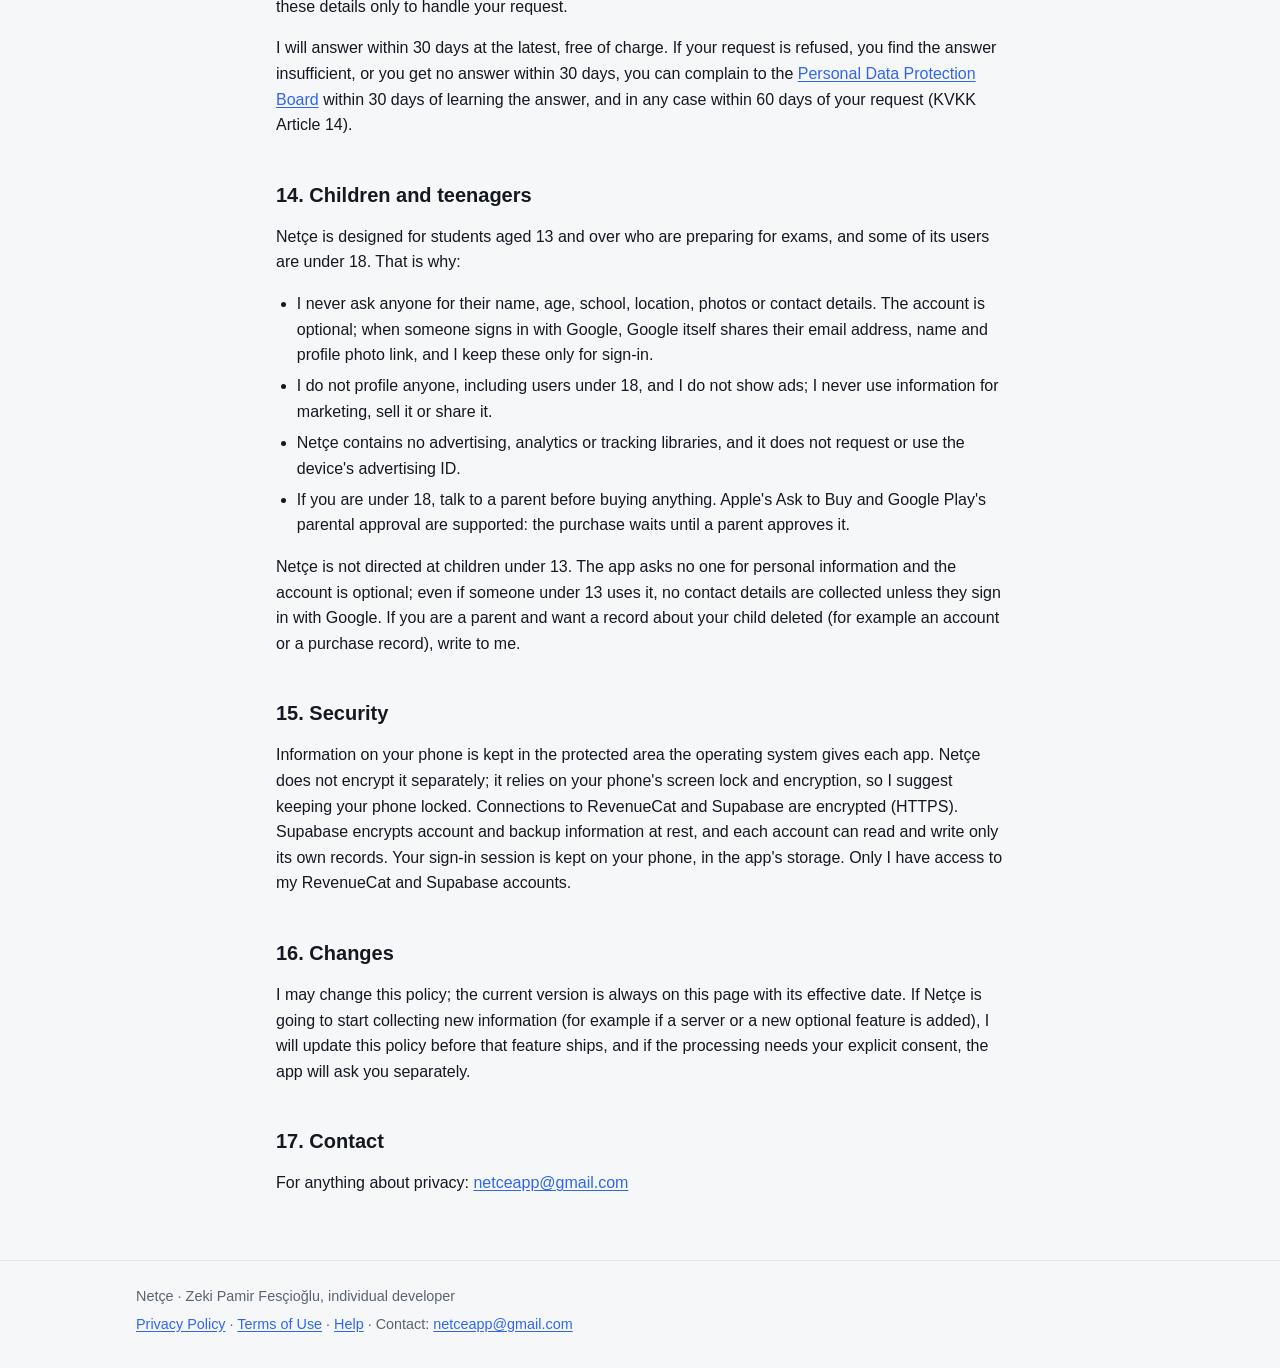
<file: en/privacy.html>
<!doctype html>
<html lang="en">
<head>
<meta charset="utf-8">
<meta name="viewport" content="width=device-width, initial-scale=1">
<meta name="color-scheme" content="light dark">
<meta name="apple-itunes-app" content="app-id=6834457137">
<meta name="theme-color" media="(prefers-color-scheme: light)" content="#F6F7F9">
<meta name="theme-color" media="(prefers-color-scheme: dark)" content="#0E1116">
<meta name="description" content="Netçe privacy policy and KVKK notice.">
<title>Netçe Privacy Policy and KVKK Notice</title>
<link rel="icon" href="../icon.png">
<link rel="apple-touch-icon" href="../apple-touch-icon.png">
<link rel="stylesheet" href="../style.css">
<link rel="alternate" hreflang="tr" href="../privacy.html">
<link rel="alternate" hreflang="en" href="privacy.html">
</head>
<body>
<a class="skip" href="#main">Skip to content</a>
<header class="site-header"><div class="bar">
<a class="brand" href="index.html"><img class="mark" src="../icon.png" alt="" width="32" height="32"><span>Netçe</span></a>
<nav aria-label="Site">
<a href="privacy.html" aria-current="page">Privacy</a>
<a href="terms.html">Terms</a>
<a href="support.html">Help</a>
<a href="../privacy.html" hreflang="tr" lang="tr">Türkçe</a>
</nav>
</div></header>
<main id="main" class="doc">
<h1>Netçe Privacy Policy and KVKK Notice</h1>
<p class="meta">Effective date: 15 November 2026</p>
<p>This policy explains what information Netçe keeps, where it is kept, and how personal data is processed when you use the app. It is also the privacy notice required by Article 10 of Turkey's Personal Data Protection Law No. 6698 (KVKK). The Turkish version is the binding one; this is a translation.</p>
<nav class="toc" aria-label="Contents"><details><summary>Contents</summary>
<ol>
<li><a href="#in-short">In short</a></li>
<li><a href="#data-controller">1. Data controller</a></li>
<li><a href="#information-on-your-phone">2. Information on your phone</a></li>
<li><a href="#optional-account-and-cloud-backup">3. Optional account and cloud backup</a></li>
<li><a href="#your-study-card">4. Your study card</a></li>
<li><a href="#purchases-revenuecat-apple-and-google">5. Purchases: RevenueCat, Apple and Google</a></li>
<li><a href="#app-store-and-google-play-statistics">6. App Store and Google Play statistics</a></li>
<li><a href="#if-you-write-to-me">7. If you write to me</a></li>
<li><a href="#purposes-and-legal-bases">8. Purposes and legal bases</a></li>
<li><a href="#who-receives-it">9. Who receives it</a></li>
<li><a href="#how-long-it-is-kept">10. How long it is kept</a></li>
<li><a href="#deleting-your-data">11. Deleting your data</a></li>
<li><a href="#your-rights-under-kvkk-article-11">12. Your rights under KVKK Article 11</a></li>
<li><a href="#how-to-make-a-request">13. How to make a request</a></li>
<li><a href="#children-and-teenagers">14. Children and teenagers</a></li>
<li><a href="#security">15. Security</a></li>
<li><a href="#changes">16. Changes</a></li>
<li><a href="#contact">17. Contact</a></li>
</ol></details></nav>
<h2 id="in-short">In short</h2>
<ul>
<li>You can use Netçe without an account. I never ask for your name, email address, phone number, age or school.</li>
<li>Unless you sign in, your study history, subjects, nickname, reminder times and settings stay on your phone only. They are never sent to me or to any server, and I cannot see them.</li>
<li>If you like, you can sign in with Apple or Google to back up your study history. Your sessions and study setup are then stored with your account on Supabase's servers in London (United Kingdom). With Apple I do not receive your name or email; with Google, Google shares your email address, name and a link to your profile photo. You can delete your account in the app at any time.</li>
<li>Netçe has no ads and no analytics or tracking tools. I do not profile anyone, use data for advertising, or sell it.</li>
<li>If you have not signed in, the app goes online only for purchases: it contacts a service called RevenueCat to check your Pro status. Apple or Google takes the payment; I never see your card details.</li>
<li>Your study card is made on your phone and leaves it only if you share it.</li>
<li>You can delete all Netçe data on your phone with "Delete all my data" in Settings.</li>
</ul>
<h2 id="data-controller">1. Data controller</h2>
<p>The data controller is <strong>Zeki Pamir Fesçioğlu</strong>, who develops and publishes Netçe. Netçe is made by an individual developer, not a company.</p>
<ul>
<li>Email: <a href="mailto:netceapp@gmail.com">netceapp@gmail.com</a></li>
</ul>
<p>In this policy, "I" means the data controller and "you" means the person using the app.</p>
<h2 id="information-on-your-phone">2. Information on your phone</h2>
<p>What Netçe creates while you use it is kept on your phone, in the app's own storage:</p>
<div class="table-wrap"><table role="table">
<thead role="rowgroup"><tr role="row"><th scope="col" role="columnheader">Information</th><th scope="col" role="columnheader">What for</th><th scope="col" role="columnheader">Where</th></tr></thead>
<tbody role="rowgroup">
<tr role="row"><td role="cell" data-label="Information">Study sessions: subject, start and end time, duration, which study day they count towards</td><td role="cell" data-label="What for">The Today screen, stats, streak and card</td><td role="cell" data-label="Where">The app's database on your phone</td></tr>
<tr role="row"><td role="cell" data-label="Information">Setup and settings: the exam you chose (or the name and date of an exam you entered), your subjects, nickname, reminder times, theme, language, card theme</td><td role="cell" data-label="What for">Making the app work the way you set it up</td><td role="cell" data-label="Where">The app's storage on your phone</td></tr>
<tr role="row"><td role="cell" data-label="Information">The running timer: which subject, when it started, stopwatch or Pomodoro</td><td role="cell" data-label="What for">Keeping a session if the app is closed</td><td role="cell" data-label="Where">The app's storage on your phone</td></tr>
<tr role="row"><td role="cell" data-label="Information">Pro status: whether Pro is on, which plan, until when</td><td role="cell" data-label="What for">Keeping Pro working offline</td><td role="cell" data-label="Where">The app's storage on your phone</td></tr>
</tbody>
</table></div>
<p>If you have not signed in, this information is never sent to me or to any server. I have no access to it, so I do not process it. If you sign in, part of it is backed up to your account; section 3 lists what.</p>
<ul>
<li><strong>Notifications:</strong> Reminders and Pomodoro alerts are scheduled locally in your phone's notification system. Netçe does not use push notifications and does not obtain a push token. You don't have to allow notifications, and you can turn them off at any time in your phone's settings.</li>
<li><strong>Lock screen and widgets:</strong> When Netçe shows a live timer on the lock screen or in the notification area, or a widget on the home screen, the information they need (for example the subject you are studying, the elapsed time, the days left to your exam) is kept on your phone in a storage area shared by the app and its widgets, and does not leave the phone. Anyone who looks at your lock screen can see it; you can turn this off in your phone's settings.</li>
<li><strong>Phone backups:</strong> If your phone's backup is on (for example iCloud or Google backup), the operating system may include app data in that backup. Those backups are Apple's or Google's services; I have no access to them.</li>
</ul>
<h2 id="optional-account-and-cloud-backup">3. Optional account and cloud backup</h2>
<p>You can use Netçe without an account; setup never asks you to sign in. In versions where the account feature is enabled, you can sign in with Apple or Google under Settings → Account and backup. If you do, your study history and study setup are backed up to your account and come back when you change phones or move between iPhone and Android.</p>
<p>I use a service called Supabase for accounts and backups. If you sign in, the following is processed:</p>
<div class="table-wrap"><table role="table">
<thead role="rowgroup"><tr role="row"><th scope="col" role="columnheader">Information</th><th scope="col" role="columnheader">What for</th><th scope="col" role="columnheader">Where</th></tr></thead>
<tbody role="rowgroup">
<tr role="row"><td role="cell" data-label="Information">Account identifiers: a random ID Supabase gives your account, and the stable user ID Apple or Google issues for this app</td><td role="cell" data-label="What for">Recognizing you and showing your backup only to you</td><td role="cell" data-label="Where">Supabase, London (United Kingdom)</td></tr>
<tr role="row"><td role="cell" data-label="Information">Only if you sign in with Google: your Google account's email address, your name on Google and a link to your profile photo</td><td role="cell" data-label="What for">Google always shares these at sign-in. In the app I show only your email, in Settings, so you can see which account you used</td><td role="cell" data-label="Where">Supabase, London (United Kingdom)</td></tr>
<tr role="row"><td role="cell" data-label="Information">Study sessions: subject, start and end time, duration, which study day they count towards</td><td role="cell" data-label="What for">Backup and syncing between your phones</td><td role="cell" data-label="Where">Supabase, London (United Kingdom)</td></tr>
<tr role="row"><td role="cell" data-label="Information">Study setup: the exam you chose (or the name and date of an exam you entered), your subjects, nickname, reminder times, card theme</td><td role="cell" data-label="What for">Bringing your setup back on a new phone</td><td role="cell" data-label="Where">Supabase, London (United Kingdom)</td></tr>
<tr role="row"><td role="cell" data-label="Information">Technical logs: sign-in and session times, IP address, device and app information</td><td role="cell" data-label="What for">Keeping your account secure, preventing abuse</td><td role="cell" data-label="Where">Supabase, London (United Kingdom)</td></tr>
</tbody>
</table></div>
<ul>
<li><strong>Sign in with Apple:</strong> I do not ask Apple for your name or email; I receive only the ID Apple issues for this app.</li>
<li><strong>Not backed up:</strong> Theme and language stay separate on each phone. The running timer and your Pro status are not backed up either; Pro belongs to your store account.</li>
<li><strong>Deleted sessions:</strong> When you delete a session, it is deleted from the backup too. So that your other phones can delete it as well, the server keeps only the session's ID and when it was deleted.</li>
<li><strong>When it syncs:</strong> when you sign in, open the app, save or delete a session or change your setup, and when you tap "Sync now". Without internet, nothing on your phone is affected; it syncs once you are back online.</li>
<li><strong>First sign-in:</strong> If the phone you sign in on already has study history, it is merged with what your account has; nothing is deleted.</li>
<li><strong>Signing out:</strong> Your data stays on your phone and your backup stays in your account.</li>
</ul>
<p>Only I can access the information in Supabase, through its dashboard. I do not use it for advertising, profiling or marketing, and I never sell it. If I ever want to use backed-up information for another purpose, such as an anonymous statistics report, I will update this policy first and ask for your explicit consent in the app.</p>
<h2 id="your-study-card">4. Your study card</h2>
<p>The card is made on your phone as an image. It shows the day's (or week's) study time, the split by subject, your streak, the days left to your exam, your nickname if you set one, and Netçe's name. You see what is on the card before you share it.</p>
<p>The card leaves your phone only when you tap share and pick an app in your phone's share sheet. You choose where it goes. A card you send to apps like Instagram or WhatsApp is subject to those services' own rules. Nothing about this sharing reaches me.</p>
<p>You don't have to use your real name as your nickname. If you share your card publicly, I suggest you don't.</p>
<h2 id="purchases-revenuecat-apple-and-google">5. Purchases: RevenueCat, Apple and Google</h2>
<p>You buy Netçe Pro through the App Store or Google Play. The payment screen is Apple's or Google's own: your card details, name, Apple ID or Google account never reach me.</p>
<p>I use a service called RevenueCat to validate purchases and turn Pro on. In versions where purchases are enabled, the app contacts RevenueCat when it opens and when it comes back to the foreground, to check your Pro status. So the following is processed even if you never buy anything:</p>
<ul>
<li>A random anonymous ID generated on your phone by the RevenueCat library. It is not linked to your name, email, phone number or your device's advertising ID.</li>
<li>Device type, operating system and app version, language, store country and currency, and when you last used the app.</li>
<li>If you bought something, the receipt or purchase token issued by the store. It shows which product you bought, when and at what price, trial and renewal dates, and the store's transaction ID.</li>
<li>As with any internet connection, your IP address reaches RevenueCat's servers.</li>
</ul>
<p>In RevenueCat's dashboard I see purchase records under this anonymous ID (product, date, price, country); I cannot see who you are.</p>
<p>Apple and Google process the payment and your store account under their own privacy policies, as separate data controllers. They tell me, through RevenueCat, that a purchase happened and whether it is still valid.</p>
<h2 id="app-store-and-google-play-statistics">6. App Store and Google Play statistics</h2>
<p>Apple and Google show developers aggregate statistics such as downloads, countries and crash reports. Apple and Google collect these themselves, depending on the "share with app developers" or "usage and diagnostics" setting on your phone. Netçe has no separate analytics library of its own for this.</p>
<h2 id="if-you-write-to-me">7. If you write to me</h2>
<p>If you email me, I use your email address and what you write only to reply and to handle your request.</p>
<h2 id="purposes-and-legal-bases">8. Purposes and legal bases</h2>
<div class="table-wrap"><table role="table">
<thead role="rowgroup"><tr role="row"><th scope="col" role="columnheader">Purpose</th><th scope="col" role="columnheader">Information</th><th scope="col" role="columnheader">Legal basis under KVKK</th></tr></thead>
<tbody role="rowgroup">
<tr role="row"><td role="cell" data-label="Purpose">Validating purchases, turning Pro on and restoring it, following the state of a subscription</td><td role="cell" data-label="Information">Anonymous ID, purchase information, device and version information, IP address</td><td role="cell" data-label="Legal basis under KVKK">Necessary to enter into and perform a contract (Art. 5/2-c)</td></tr>
<tr role="row"><td role="cell" data-label="Purpose">Preventing fake or invalid purchases</td><td role="cell" data-label="Information">Store receipt or purchase token</td><td role="cell" data-label="Legal basis under KVKK">Legitimate interest (Art. 5/2-f)</td></tr>
<tr role="row"><td role="cell" data-label="Purpose">Meeting legal obligations about purchases, protecting my rights in a dispute</td><td role="cell" data-label="Information">Purchase records</td><td role="cell" data-label="Legal basis under KVKK">Legal obligation (Art. 5/2-ç); establishing, exercising or defending a right (Art. 5/2-e)</td></tr>
<tr role="row"><td role="cell" data-label="Purpose">Answering your questions and KVKK requests</td><td role="cell" data-label="Information">Your email address and message</td><td role="cell" data-label="Legal basis under KVKK">Legal obligation (Art. 5/2-ç); legitimate interest (Art. 5/2-f)</td></tr>
<tr role="row"><td role="cell" data-label="Purpose">Creating your optional account, verifying sign-in, backing up your study history and setup and syncing them between your phones</td><td role="cell" data-label="Information">Account identifiers; with Google, email, name and profile photo link; study sessions; study setup</td><td role="cell" data-label="Legal basis under KVKK">Necessary to enter into and perform a contract (Art. 5/2-c)</td></tr>
<tr role="row"><td role="cell" data-label="Purpose">Keeping your account secure, preventing abuse</td><td role="cell" data-label="Information">Technical logs, IP address</td><td role="cell" data-label="Legal basis under KVKK">Legitimate interest (Art. 5/2-f)</td></tr>
</tbody>
</table></div>
<p><strong>How it is collected:</strong> Purchase and device information is collected automatically and electronically through the RevenueCat library in the app. Account and backup information is collected automatically and electronically from Apple or Google when you sign in, and then through the app. Email correspondence is collected through the emails you send.</p>
<p>No processing relies on your explicit consent. No special categories of personal data, such as health data, are processed. No personal data is processed for profiling, advertising, marketing or automated decision-making.</p>
<h2 id="who-receives-it">9. Who receives it</h2>
<ul>
<li><strong>RevenueCat, Inc. (USA):</strong> a data processor that runs the purchase infrastructure on my behalf. The information is stored in Amazon Web Services data centers in the United States. RevenueCat processes it on my behalf under our data processing agreement, not for its own purposes. <a href="https://www.revenuecat.com/privacy/">RevenueCat privacy policy</a></li>
<li><strong>Supabase Pte. Ltd. (Singapore):</strong> a data processor that runs the account and backup infrastructure on my behalf. The information is stored in the United Kingdom, in an Amazon Web Services data center in London. Supabase processes it on my behalf under our data processing agreement, not for its own purposes. <a href="https://supabase.com/privacy">Supabase privacy policy</a></li>
<li><strong>Apple and Google:</strong> they process the payment and your store account on their own behalf, as separate data controllers. If you sign in with them, they verify the sign-in with your account and send me the information in section 3. I do not transfer personal data to them. <a href="https://www.apple.com/legal/privacy/">Apple privacy policy</a> · <a href="https://policies.google.com/privacy">Google privacy policy</a></li>
<li><strong>Competent public authorities:</strong> only when the law requires it, and only to the extent required.</li>
</ul>
<p>I do not share information with anyone else, and I never sell it. The service providers that process data on my behalf (RevenueCat and Supabase) are bound by our agreements to provide the same or equal protection as this policy.</p>
<p><strong>Transfer abroad:</strong> Because RevenueCat's servers are in the USA, the information in section 5 is transferred abroad. The Turkish Personal Data Protection Board has no adequacy decision for the USA. RevenueCat processes and protects this information only on my behalf, under the data processing agreement (DPA) that is part of its terms of service.</p>
<p>If you sign in, the information in section 3 is also transferred abroad, to Supabase's servers in the United Kingdom. The Board has no adequacy decision for the United Kingdom either. Supabase is based in Singapore, so the information may also be accessed from other countries for support and maintenance. Supabase, too, processes this information only on my behalf, under the data processing agreement that is part of its terms of service. Signing in is optional; if you don't sign in, this transfer does not happen.</p>
<h2 id="how-long-it-is-kept">10. How long it is kept</h2>
<ul>
<li><strong>Information on your phone:</strong> until you delete it with "Delete all my data" or remove the app.</li>
<li><strong>Purchase records at RevenueCat:</strong> as long as the purchase is valid, so that Pro works and can be restored. After that, only as long as legal retention duties (for example tax and consumer law) require; then they are deleted or anonymized.</li>
<li><strong>RevenueCat records without a purchase:</strong> these hold only the anonymous ID, device information and last-used time. When you remove the app, the ID is deleted from your phone too and the record can no longer be matched to anyone. I delete these records if you ask, or when I stop using RevenueCat.</li>
<li><strong>Your account and backup (Supabase):</strong> as long as your account exists. When you delete your account in the app, your account, sessions and setup are deleted from the server at once; copies in Supabase's technical logs and backups are deleted when their own retention period ends.</li>
<li><strong>Emails:</strong> until the matter is closed; then deleted unless the law requires me to keep them.</li>
</ul>
<h2 id="deleting-your-data">11. Deleting your data</h2>
<ul>
<li><strong>From the phone:</strong> Settings → Privacy → "Delete all my data" deletes your study history, subjects, nickname, reminders, running timer and other settings from the phone, and setup starts over. If you signed in, you are also signed out, but the backup in your account is not deleted. Your Pro purchase is not affected, since it is a purchase.</li>
<li><strong>Your account and backup:</strong> Settings → Account and backup → "Delete account" permanently deletes your account and all your sessions and setup on the server. It then asks whether the data on your phone should stay or be deleted too. If you signed in with Apple, deleting your account also revokes Netçe's Sign in with Apple access; Apple asks you to confirm this once more.</li>
<li><strong>By removing the app:</strong> if you remove Netçe from your phone, all Netçe information on the phone is deleted, including the Pro status and the anonymous RevenueCat ID. Your account and backup, if you have one, stay until you delete them.</li>
<li><strong>For records at RevenueCat:</strong> write to me (section 13).</li>
</ul>
<p>Deletion cannot be undone. If you deleted your account or never signed in, I cannot bring back deleted study history either.</p>
<h2 id="your-rights-under-kvkk-article-11">12. Your rights under KVKK Article 11</h2>
<p>Under Article 11 of KVKK, you can ask me to:</p>
<ul class="letters">
<li>a) tell you whether your personal data is processed,</li>
<li>b) give you information about it if it is,</li>
<li>c) tell you the purpose of the processing and whether the data is used for that purpose,</li>
<li>ç) tell you the third parties, in Turkey or abroad, it is transferred to,</li>
<li>d) correct it if it is incomplete or wrong,</li>
<li>e) delete or destroy it under the conditions of KVKK Article 7,</li>
<li>f) notify the third parties it was transferred to of the steps taken under (d) and (e),</li>
<li>g) consider your objection to a result against you that arises solely from automated analysis of your data,</li>
<li>ğ) compensate you for damage caused by unlawful processing.</li>
</ul>
<p>I have no access to the information that stays on your phone, so I cannot see, correct or delete it for you; use the delete option in the app instead. You can delete your account and backup yourself in the app; for any other request about your account, write to me. If you signed in with Google, sending your request from that email address helps me find your record; if you signed in with Apple, I do not have your email, so I may ask you for more information to find it. Records at RevenueCat are anonymous, so I need to be able to find yours: include something that identifies your purchase in your request, such as the order number on the receipt Apple or Google sent you.</p>
<h2 id="how-to-make-a-request">13. How to make a request</h2>
<p>Send your request by email to <a href="mailto:netceapp@gmail.com">netceapp@gmail.com</a>. If you want to make a written request by post, ask for my postal address at the same email. Under the Turkish Communiqué on the Procedures and Principles of Applications to the Data Controller, a request should include your full name, your signature (for written requests), your Turkish ID number (or, for foreign nationals, your nationality and passport or ID number), an address or email address for the reply, and what you are asking for. I use these details only to handle your request.</p>
<p>I will answer within 30 days at the latest, free of charge. If your request is refused, you find the answer insufficient, or you get no answer within 30 days, you can complain to the <a href="https://www.kvkk.gov.tr">Personal Data Protection Board</a> within 30 days of learning the answer, and in any case within 60 days of your request (KVKK Article 14).</p>
<h2 id="children-and-teenagers">14. Children and teenagers</h2>
<p>Netçe is designed for students aged 13 and over who are preparing for exams, and some of its users are under 18. That is why:</p>
<ul>
<li>I never ask anyone for their name, age, school, location, photos or contact details. The account is optional; when someone signs in with Google, Google itself shares their email address, name and profile photo link, and I keep these only for sign-in.</li>
<li>I do not profile anyone, including users under 18, and I do not show ads; I never use information for marketing, sell it or share it.</li>
<li>Netçe contains no advertising, analytics or tracking libraries, and it does not request or use the device's advertising ID.</li>
<li>If you are under 18, talk to a parent before buying anything. Apple's Ask to Buy and Google Play's parental approval are supported: the purchase waits until a parent approves it.</li>
</ul>
<p>Netçe is not directed at children under 13. The app asks no one for personal information and the account is optional; even if someone under 13 uses it, no contact details are collected unless they sign in with Google. If you are a parent and want a record about your child deleted (for example an account or a purchase record), write to me.</p>
<h2 id="security">15. Security</h2>
<p>Information on your phone is kept in the protected area the operating system gives each app. Netçe does not encrypt it separately; it relies on your phone's screen lock and encryption, so I suggest keeping your phone locked. Connections to RevenueCat and Supabase are encrypted (HTTPS). Supabase encrypts account and backup information at rest, and each account can read and write only its own records. Your sign-in session is kept on your phone, in the app's storage. Only I have access to my RevenueCat and Supabase accounts.</p>
<h2 id="changes">16. Changes</h2>
<p>I may change this policy; the current version is always on this page with its effective date. If Netçe is going to start collecting new information (for example if a server or a new optional feature is added), I will update this policy before that feature ships, and if the processing needs your explicit consent, the app will ask you separately.</p>
<h2 id="contact">17. Contact</h2>
<p>For anything about privacy: <a href="mailto:netceapp@gmail.com">netceapp@gmail.com</a></p>
</main>
<footer class="site-footer"><div class="bar">
<p>Netçe · Zeki Pamir Fesçioğlu, individual developer</p>
<p><a href="privacy.html">Privacy Policy</a> · <a href="terms.html">Terms of Use</a> · <a href="support.html">Help</a> · Contact: <a href="mailto:netceapp@gmail.com">netceapp@gmail.com</a></p>
</div></footer>
</body>
</html>
</file>
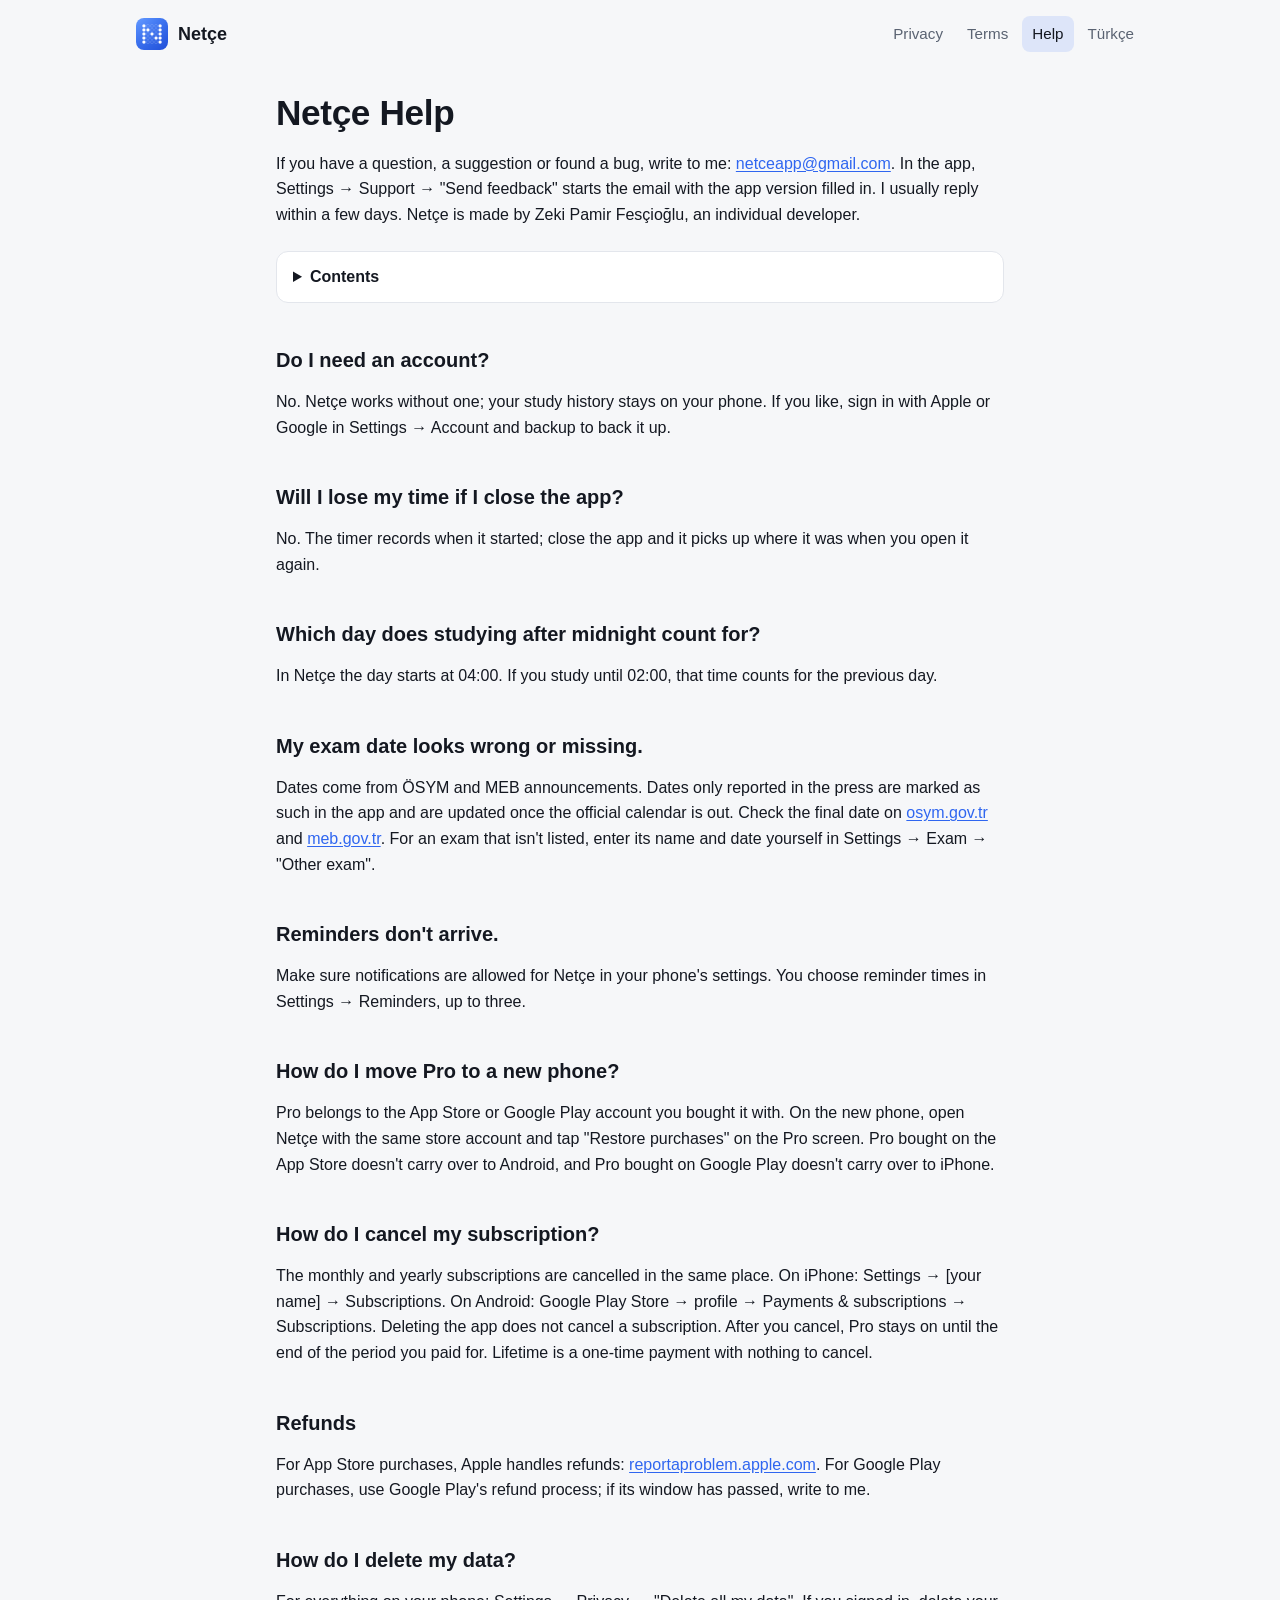
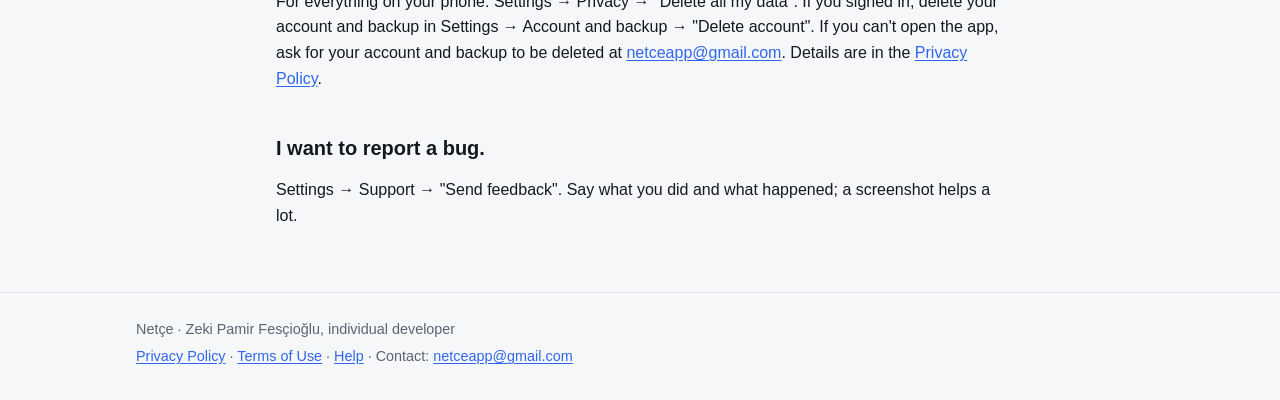
<file: en/support.html>
<!doctype html>
<html lang="en">
<head>
<meta charset="utf-8">
<meta name="viewport" content="width=device-width, initial-scale=1">
<meta name="color-scheme" content="light dark">
<meta name="apple-itunes-app" content="app-id=6834457137">
<meta name="theme-color" media="(prefers-color-scheme: light)" content="#F6F7F9">
<meta name="theme-color" media="(prefers-color-scheme: dark)" content="#0E1116">
<meta name="description" content="Netçe help: FAQ, restoring purchases, cancelling, refunds and contact.">
<title>Netçe Help</title>
<link rel="icon" href="../icon.png">
<link rel="apple-touch-icon" href="../apple-touch-icon.png">
<link rel="stylesheet" href="../style.css">
<link rel="alternate" hreflang="tr" href="../support.html">
<link rel="alternate" hreflang="en" href="support.html">
</head>
<body>
<a class="skip" href="#main">Skip to content</a>
<header class="site-header"><div class="bar">
<a class="brand" href="index.html"><img class="mark" src="../icon.png" alt="" width="32" height="32"><span>Netçe</span></a>
<nav aria-label="Site">
<a href="privacy.html">Privacy</a>
<a href="terms.html">Terms</a>
<a href="support.html" aria-current="page">Help</a>
<a href="../support.html" hreflang="tr" lang="tr">Türkçe</a>
</nav>
</div></header>
<main id="main" class="doc">
<h1>Netçe Help</h1>
<p>If you have a question, a suggestion or found a bug, write to me: <a href="mailto:netceapp@gmail.com">netceapp@gmail.com</a>. In the app, Settings → Support → "Send feedback" starts the email with the app version filled in. I usually reply within a few days. Netçe is made by Zeki Pamir Fesçioğlu, an individual developer.</p>
<nav class="toc" aria-label="Contents"><details><summary>Contents</summary>
<ol>
<li><a href="#do-i-need-an-account">Do I need an account?</a></li>
<li><a href="#will-i-lose-my-time-if-i-close-the-app">Will I lose my time if I close the app?</a></li>
<li><a href="#which-day-does-studying-after-midnight-count-for">Which day does studying after midnight count for?</a></li>
<li><a href="#my-exam-date-looks-wrong-or-missing">My exam date looks wrong or missing.</a></li>
<li><a href="#reminders-don-t-arrive">Reminders don't arrive.</a></li>
<li><a href="#how-do-i-move-pro-to-a-new-phone">How do I move Pro to a new phone?</a></li>
<li><a href="#how-do-i-cancel-my-subscription">How do I cancel my subscription?</a></li>
<li><a href="#refunds">Refunds</a></li>
<li><a href="#how-do-i-delete-my-data">How do I delete my data?</a></li>
<li><a href="#i-want-to-report-a-bug">I want to report a bug.</a></li>
</ol></details></nav>
<h2 id="do-i-need-an-account">Do I need an account?</h2>
<p>No. Netçe works without one; your study history stays on your phone. If you like, sign in with Apple or Google in Settings → Account and backup to back it up.</p>
<h2 id="will-i-lose-my-time-if-i-close-the-app">Will I lose my time if I close the app?</h2>
<p>No. The timer records when it started; close the app and it picks up where it was when you open it again.</p>
<h2 id="which-day-does-studying-after-midnight-count-for">Which day does studying after midnight count for?</h2>
<p>In Netçe the day starts at 04:00. If you study until 02:00, that time counts for the previous day.</p>
<h2 id="my-exam-date-looks-wrong-or-missing">My exam date looks wrong or missing.</h2>
<p>Dates come from ÖSYM and MEB announcements. Dates only reported in the press are marked as such in the app and are updated once the official calendar is out. Check the final date on <a href="https://www.osym.gov.tr">osym.gov.tr</a> and <a href="https://www.meb.gov.tr">meb.gov.tr</a>. For an exam that isn't listed, enter its name and date yourself in Settings → Exam → "Other exam".</p>
<h2 id="reminders-don-t-arrive">Reminders don't arrive.</h2>
<p>Make sure notifications are allowed for Netçe in your phone's settings. You choose reminder times in Settings → Reminders, up to three.</p>
<h2 id="how-do-i-move-pro-to-a-new-phone">How do I move Pro to a new phone?</h2>
<p>Pro belongs to the App Store or Google Play account you bought it with. On the new phone, open Netçe with the same store account and tap "Restore purchases" on the Pro screen. Pro bought on the App Store doesn't carry over to Android, and Pro bought on Google Play doesn't carry over to iPhone.</p>
<h2 id="how-do-i-cancel-my-subscription">How do I cancel my subscription?</h2>
<p>The monthly and yearly subscriptions are cancelled in the same place. On iPhone: Settings → [your name] → Subscriptions. On Android: Google Play Store → profile → Payments &amp; subscriptions → Subscriptions. Deleting the app does not cancel a subscription. After you cancel, Pro stays on until the end of the period you paid for. Lifetime is a one-time payment with nothing to cancel.</p>
<h2 id="refunds">Refunds</h2>
<p>For App Store purchases, Apple handles refunds: <a href="https://reportaproblem.apple.com">reportaproblem.apple.com</a>. For Google Play purchases, use Google Play's refund process; if its window has passed, write to me.</p>
<h2 id="how-do-i-delete-my-data">How do I delete my data?</h2>
<p>For everything on your phone: Settings → Privacy → "Delete all my data". If you signed in, delete your account and backup in Settings → Account and backup → "Delete account". If you can't open the app, ask for your account and backup to be deleted at <a href="mailto:netceapp@gmail.com">netceapp@gmail.com</a>. Details are in the <a href="privacy.html">Privacy Policy</a>.</p>
<h2 id="i-want-to-report-a-bug">I want to report a bug.</h2>
<p>Settings → Support → "Send feedback". Say what you did and what happened; a screenshot helps a lot.</p>
</main>
<footer class="site-footer"><div class="bar">
<p>Netçe · Zeki Pamir Fesçioğlu, individual developer</p>
<p><a href="privacy.html">Privacy Policy</a> · <a href="terms.html">Terms of Use</a> · <a href="support.html">Help</a> · Contact: <a href="mailto:netceapp@gmail.com">netceapp@gmail.com</a></p>
</div></footer>
</body>
</html>
</file>
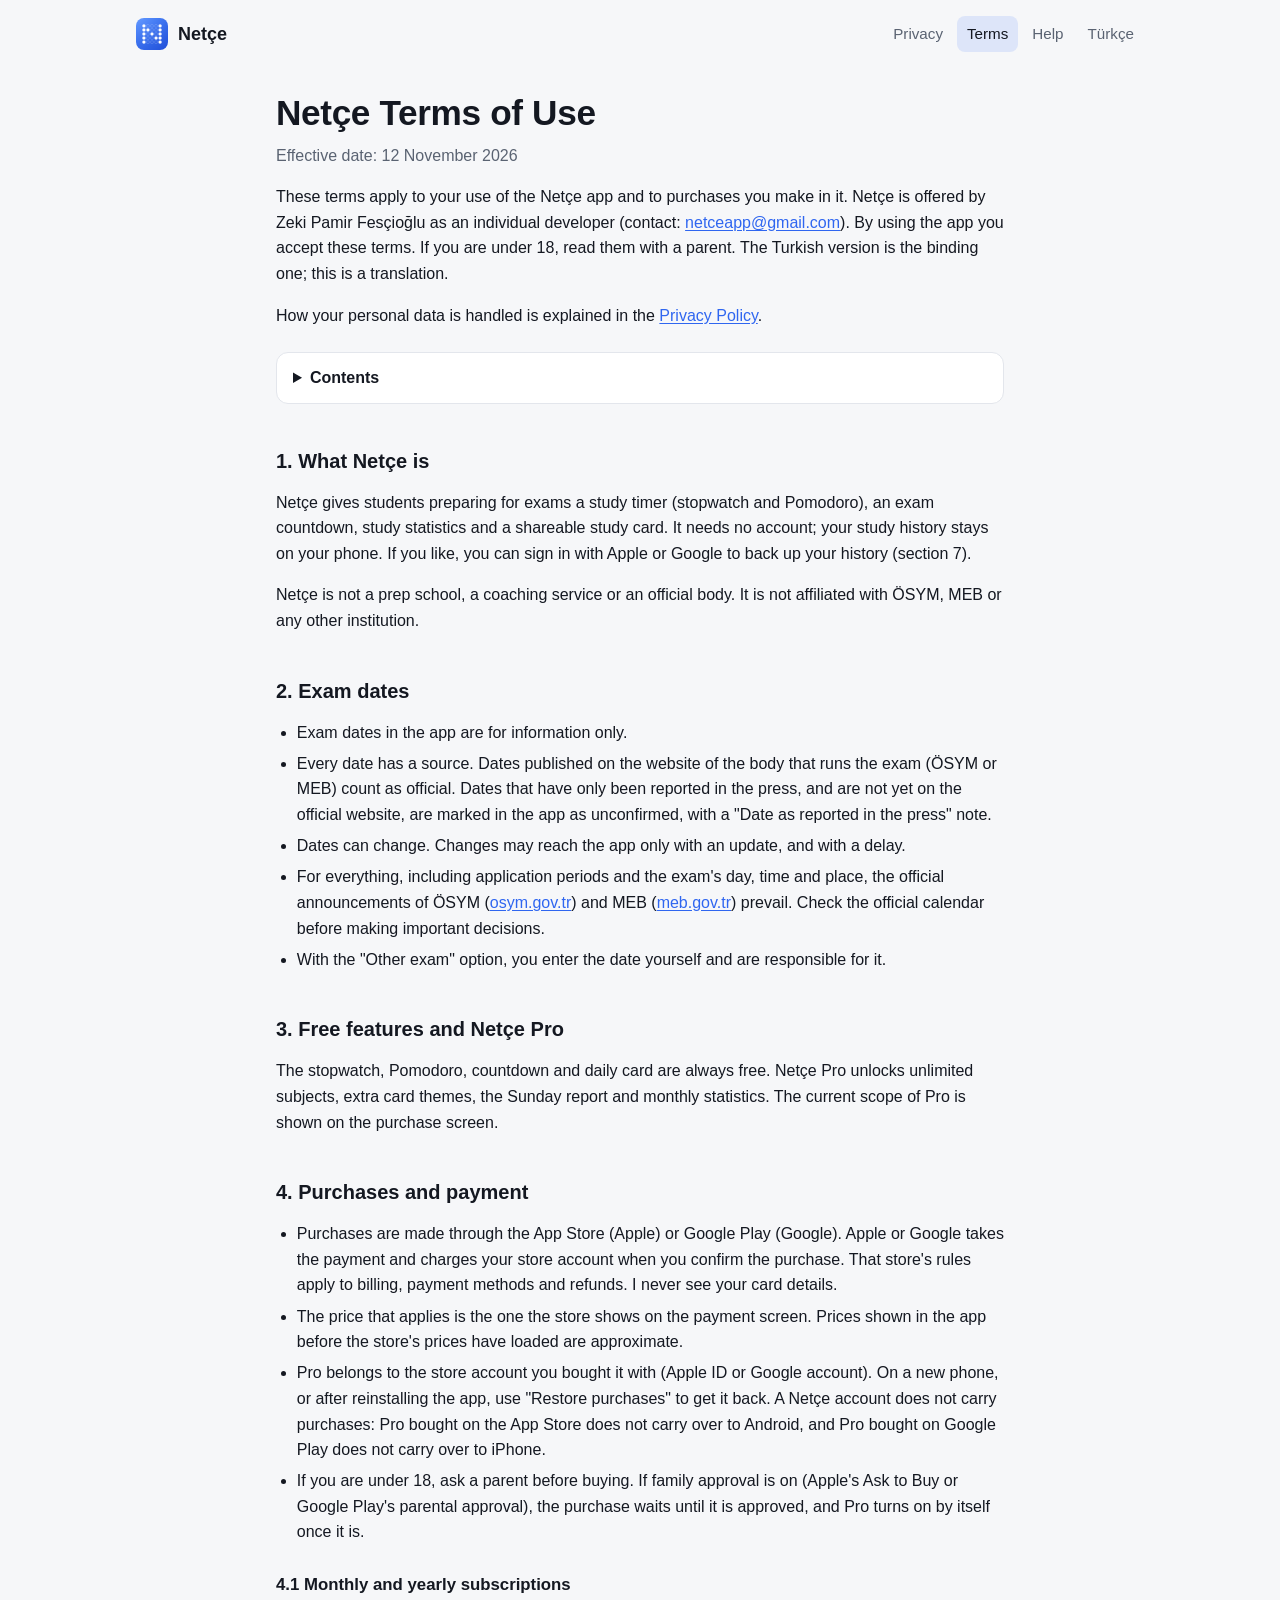
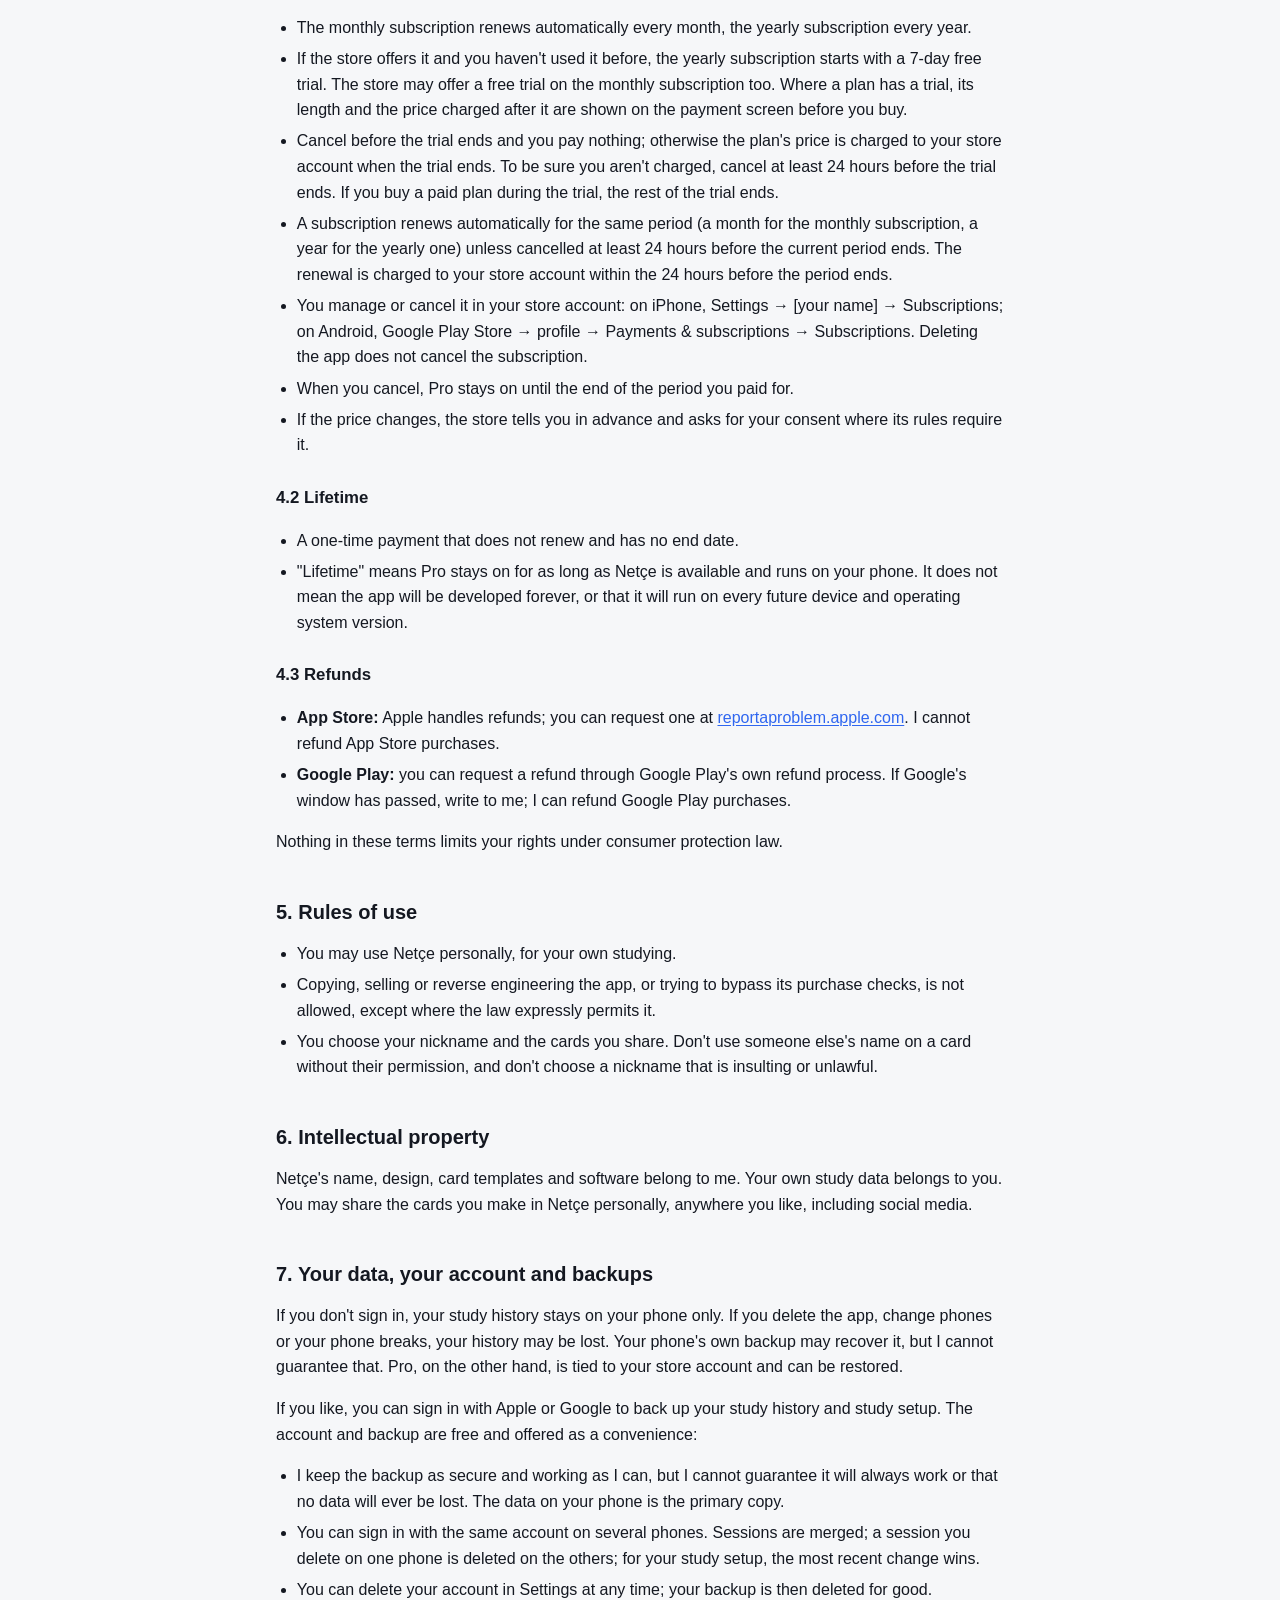
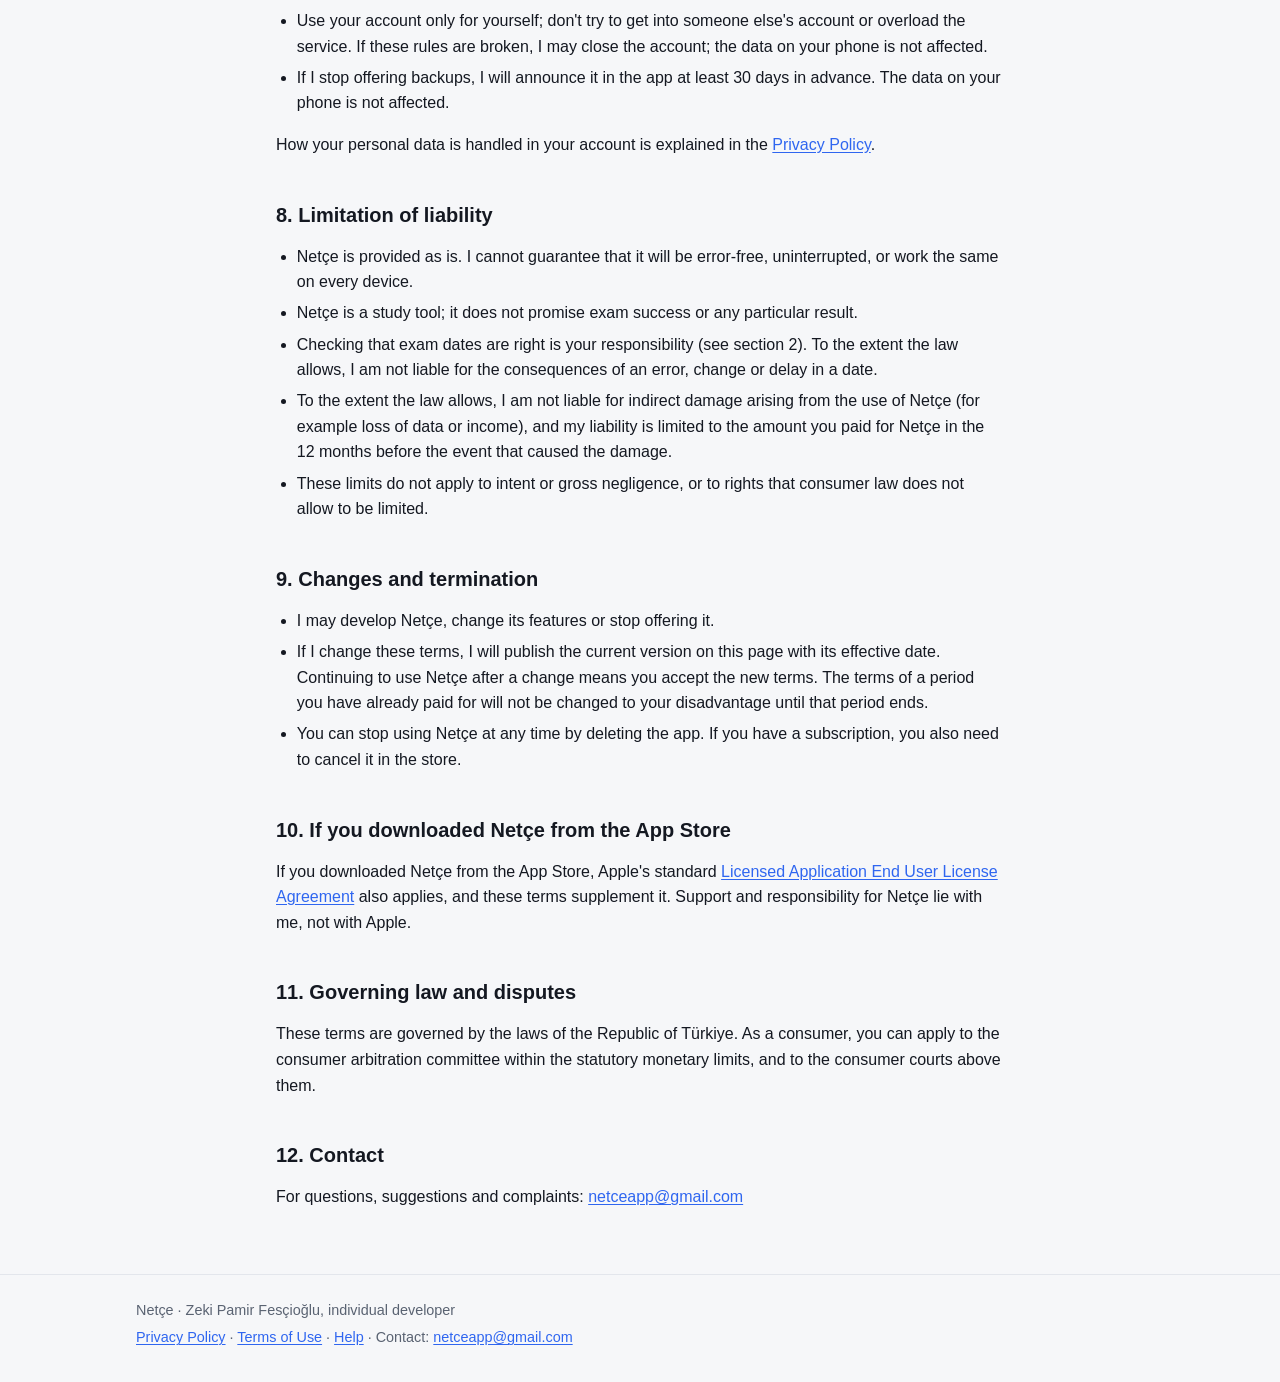
<file: en/terms.html>
<!doctype html>
<html lang="en">
<head>
<meta charset="utf-8">
<meta name="viewport" content="width=device-width, initial-scale=1">
<meta name="color-scheme" content="light dark">
<meta name="apple-itunes-app" content="app-id=6834457137">
<meta name="theme-color" media="(prefers-color-scheme: light)" content="#F6F7F9">
<meta name="theme-color" media="(prefers-color-scheme: dark)" content="#0E1116">
<meta name="description" content="Netçe terms of use: Pro, monthly and yearly subscriptions, and lifetime.">
<title>Netçe Terms of Use</title>
<link rel="icon" href="../icon.png">
<link rel="apple-touch-icon" href="../apple-touch-icon.png">
<link rel="stylesheet" href="../style.css">
<link rel="alternate" hreflang="tr" href="../terms.html">
<link rel="alternate" hreflang="en" href="terms.html">
</head>
<body>
<a class="skip" href="#main">Skip to content</a>
<header class="site-header"><div class="bar">
<a class="brand" href="index.html"><img class="mark" src="../icon.png" alt="" width="32" height="32"><span>Netçe</span></a>
<nav aria-label="Site">
<a href="privacy.html">Privacy</a>
<a href="terms.html" aria-current="page">Terms</a>
<a href="support.html">Help</a>
<a href="../terms.html" hreflang="tr" lang="tr">Türkçe</a>
</nav>
</div></header>
<main id="main" class="doc">
<h1>Netçe Terms of Use</h1>
<p class="meta">Effective date: 12 November 2026</p>
<p>These terms apply to your use of the Netçe app and to purchases you make in it. Netçe is offered by Zeki Pamir Fesçioğlu as an individual developer (contact: <a href="mailto:netceapp@gmail.com">netceapp@gmail.com</a>). By using the app you accept these terms. If you are under 18, read them with a parent. The Turkish version is the binding one; this is a translation.</p>
<p>How your personal data is handled is explained in the <a href="privacy.html">Privacy Policy</a>.</p>
<nav class="toc" aria-label="Contents"><details><summary>Contents</summary>
<ol>
<li><a href="#what-netce-is">1. What Netçe is</a></li>
<li><a href="#exam-dates">2. Exam dates</a></li>
<li><a href="#free-features-and-netce-pro">3. Free features and Netçe Pro</a></li>
<li><a href="#purchases-and-payment">4. Purchases and payment</a></li>
<li><a href="#rules-of-use">5. Rules of use</a></li>
<li><a href="#intellectual-property">6. Intellectual property</a></li>
<li><a href="#your-data-your-account-and-backups">7. Your data, your account and backups</a></li>
<li><a href="#limitation-of-liability">8. Limitation of liability</a></li>
<li><a href="#changes-and-termination">9. Changes and termination</a></li>
<li><a href="#if-you-downloaded-netce-from-the-app-store">10. If you downloaded Netçe from the App Store</a></li>
<li><a href="#governing-law-and-disputes">11. Governing law and disputes</a></li>
<li><a href="#contact">12. Contact</a></li>
</ol></details></nav>
<h2 id="what-netce-is">1. What Netçe is</h2>
<p>Netçe gives students preparing for exams a study timer (stopwatch and Pomodoro), an exam countdown, study statistics and a shareable study card. It needs no account; your study history stays on your phone. If you like, you can sign in with Apple or Google to back up your history (section 7).</p>
<p>Netçe is not a prep school, a coaching service or an official body. It is not affiliated with ÖSYM, MEB or any other institution.</p>
<h2 id="exam-dates">2. Exam dates</h2>
<ul>
<li>Exam dates in the app are for information only.</li>
<li>Every date has a source. Dates published on the website of the body that runs the exam (ÖSYM or MEB) count as official. Dates that have only been reported in the press, and are not yet on the official website, are marked in the app as unconfirmed, with a "Date as reported in the press" note.</li>
<li>Dates can change. Changes may reach the app only with an update, and with a delay.</li>
<li>For everything, including application periods and the exam's day, time and place, the official announcements of ÖSYM (<a href="https://www.osym.gov.tr">osym.gov.tr</a>) and MEB (<a href="https://www.meb.gov.tr">meb.gov.tr</a>) prevail. Check the official calendar before making important decisions.</li>
<li>With the "Other exam" option, you enter the date yourself and are responsible for it.</li>
</ul>
<h2 id="free-features-and-netce-pro">3. Free features and Netçe Pro</h2>
<p>The stopwatch, Pomodoro, countdown and daily card are always free. Netçe Pro unlocks unlimited subjects, extra card themes, the Sunday report and monthly statistics. The current scope of Pro is shown on the purchase screen.</p>
<h2 id="purchases-and-payment">4. Purchases and payment</h2>
<ul>
<li>Purchases are made through the App Store (Apple) or Google Play (Google). Apple or Google takes the payment and charges your store account when you confirm the purchase. That store's rules apply to billing, payment methods and refunds. I never see your card details.</li>
<li>The price that applies is the one the store shows on the payment screen. Prices shown in the app before the store's prices have loaded are approximate.</li>
<li>Pro belongs to the store account you bought it with (Apple ID or Google account). On a new phone, or after reinstalling the app, use "Restore purchases" to get it back. A Netçe account does not carry purchases: Pro bought on the App Store does not carry over to Android, and Pro bought on Google Play does not carry over to iPhone.</li>
<li>If you are under 18, ask a parent before buying. If family approval is on (Apple's Ask to Buy or Google Play's parental approval), the purchase waits until it is approved, and Pro turns on by itself once it is.</li>
</ul>
<h3 id="monthly-and-yearly-subscriptions">4.1 Monthly and yearly subscriptions</h3>
<ul>
<li>The monthly subscription renews automatically every month, the yearly subscription every year.</li>
<li>If the store offers it and you haven't used it before, the yearly subscription starts with a 7-day free trial. The store may offer a free trial on the monthly subscription too. Where a plan has a trial, its length and the price charged after it are shown on the payment screen before you buy.</li>
<li>Cancel before the trial ends and you pay nothing; otherwise the plan's price is charged to your store account when the trial ends. To be sure you aren't charged, cancel at least 24 hours before the trial ends. If you buy a paid plan during the trial, the rest of the trial ends.</li>
<li>A subscription renews automatically for the same period (a month for the monthly subscription, a year for the yearly one) unless cancelled at least 24 hours before the current period ends. The renewal is charged to your store account within the 24 hours before the period ends.</li>
<li>You manage or cancel it in your store account: on iPhone, Settings → [your name] → Subscriptions; on Android, Google Play Store → profile → Payments &amp; subscriptions → Subscriptions. Deleting the app does not cancel the subscription.</li>
<li>When you cancel, Pro stays on until the end of the period you paid for.</li>
<li>If the price changes, the store tells you in advance and asks for your consent where its rules require it.</li>
</ul>
<h3 id="lifetime">4.2 Lifetime</h3>
<ul>
<li>A one-time payment that does not renew and has no end date.</li>
<li>"Lifetime" means Pro stays on for as long as Netçe is available and runs on your phone. It does not mean the app will be developed forever, or that it will run on every future device and operating system version.</li>
</ul>
<h3 id="refunds">4.3 Refunds</h3>
<ul>
<li><strong>App Store:</strong> Apple handles refunds; you can request one at <a href="https://reportaproblem.apple.com">reportaproblem.apple.com</a>. I cannot refund App Store purchases.</li>
<li><strong>Google Play:</strong> you can request a refund through Google Play's own refund process. If Google's window has passed, write to me; I can refund Google Play purchases.</li>
</ul>
<p>Nothing in these terms limits your rights under consumer protection law.</p>
<h2 id="rules-of-use">5. Rules of use</h2>
<ul>
<li>You may use Netçe personally, for your own studying.</li>
<li>Copying, selling or reverse engineering the app, or trying to bypass its purchase checks, is not allowed, except where the law expressly permits it.</li>
<li>You choose your nickname and the cards you share. Don't use someone else's name on a card without their permission, and don't choose a nickname that is insulting or unlawful.</li>
</ul>
<h2 id="intellectual-property">6. Intellectual property</h2>
<p>Netçe's name, design, card templates and software belong to me. Your own study data belongs to you. You may share the cards you make in Netçe personally, anywhere you like, including social media.</p>
<h2 id="your-data-your-account-and-backups">7. Your data, your account and backups</h2>
<p>If you don't sign in, your study history stays on your phone only. If you delete the app, change phones or your phone breaks, your history may be lost. Your phone's own backup may recover it, but I cannot guarantee that. Pro, on the other hand, is tied to your store account and can be restored.</p>
<p>If you like, you can sign in with Apple or Google to back up your study history and study setup. The account and backup are free and offered as a convenience:</p>
<ul>
<li>I keep the backup as secure and working as I can, but I cannot guarantee it will always work or that no data will ever be lost. The data on your phone is the primary copy.</li>
<li>You can sign in with the same account on several phones. Sessions are merged; a session you delete on one phone is deleted on the others; for your study setup, the most recent change wins.</li>
<li>You can delete your account in Settings at any time; your backup is then deleted for good.</li>
<li>Use your account only for yourself; don't try to get into someone else's account or overload the service. If these rules are broken, I may close the account; the data on your phone is not affected.</li>
<li>If I stop offering backups, I will announce it in the app at least 30 days in advance. The data on your phone is not affected.</li>
</ul>
<p>How your personal data is handled in your account is explained in the <a href="privacy.html">Privacy Policy</a>.</p>
<h2 id="limitation-of-liability">8. Limitation of liability</h2>
<ul>
<li>Netçe is provided as is. I cannot guarantee that it will be error-free, uninterrupted, or work the same on every device.</li>
<li>Netçe is a study tool; it does not promise exam success or any particular result.</li>
<li>Checking that exam dates are right is your responsibility (see section 2). To the extent the law allows, I am not liable for the consequences of an error, change or delay in a date.</li>
<li>To the extent the law allows, I am not liable for indirect damage arising from the use of Netçe (for example loss of data or income), and my liability is limited to the amount you paid for Netçe in the 12 months before the event that caused the damage.</li>
<li>These limits do not apply to intent or gross negligence, or to rights that consumer law does not allow to be limited.</li>
</ul>
<h2 id="changes-and-termination">9. Changes and termination</h2>
<ul>
<li>I may develop Netçe, change its features or stop offering it.</li>
<li>If I change these terms, I will publish the current version on this page with its effective date. Continuing to use Netçe after a change means you accept the new terms. The terms of a period you have already paid for will not be changed to your disadvantage until that period ends.</li>
<li>You can stop using Netçe at any time by deleting the app. If you have a subscription, you also need to cancel it in the store.</li>
</ul>
<h2 id="if-you-downloaded-netce-from-the-app-store">10. If you downloaded Netçe from the App Store</h2>
<p>If you downloaded Netçe from the App Store, Apple's standard <a href="https://www.apple.com/legal/internet-services/itunes/dev/stdeula/">Licensed Application End User License Agreement</a> also applies, and these terms supplement it. Support and responsibility for Netçe lie with me, not with Apple.</p>
<h2 id="governing-law-and-disputes">11. Governing law and disputes</h2>
<p>These terms are governed by the laws of the Republic of Türkiye. As a consumer, you can apply to the consumer arbitration committee within the statutory monetary limits, and to the consumer courts above them.</p>
<h2 id="contact">12. Contact</h2>
<p>For questions, suggestions and complaints: <a href="mailto:netceapp@gmail.com">netceapp@gmail.com</a></p>
</main>
<footer class="site-footer"><div class="bar">
<p>Netçe · Zeki Pamir Fesçioğlu, individual developer</p>
<p><a href="privacy.html">Privacy Policy</a> · <a href="terms.html">Terms of Use</a> · <a href="support.html">Help</a> · Contact: <a href="mailto:netceapp@gmail.com">netceapp@gmail.com</a></p>
</div></footer>
</body>
</html>
</file>
<file: style.css>
/* Netçe site. Colors are the app's palette (src/theme/colors.ts). */

:root {
  color-scheme: light dark;
  --bg: #F6F7F9;
  --surface: #FFFFFF;
  --surface-2: #F0F2F5;
  --border: #E3E6EC;
  --primary: #2F66F0;
  --primary-glow: rgba(47, 102, 240, 0.12);
  --link: #2F66F0;
  --text: #141821;
  --text-2: #5A6372;
  --text-3: #9AA2AF;
}

@media (prefers-color-scheme: dark) {
  :root {
    --bg: #0E1116;
    --surface: #161A21;
    --surface-2: #1D222B;
    --border: #272D38;
    --primary: #3D7BFF;
    --primary-glow: rgba(61, 123, 255, 0.22);
    --link: #7AA4FF;
    --text: #EEF1F6;
    --text-2: #9AA3B2;
    --text-3: #5F6878;
  }
}

*, *::before, *::after { box-sizing: border-box; }

html { -webkit-text-size-adjust: 100%; text-size-adjust: 100%; }

body {
  margin: 0;
  background: var(--bg);
  color: var(--text);
  font: 16px/1.6 -apple-system, BlinkMacSystemFont, "Segoe UI", Roboto, "Helvetica Neue", Arial, sans-serif;
  min-height: 100vh;
  display: flex;
  flex-direction: column;
}

a { color: var(--link); text-underline-offset: 0.15em; }
a:focus-visible { outline: 2px solid var(--primary); outline-offset: 2px; border-radius: 4px; }

.skip {
  position: absolute;
  left: 16px;
  top: -48px;
  padding: 8px 12px;
  background: var(--surface);
  border: 1px solid var(--border);
  border-radius: 8px;
}
.skip:focus { top: 8px; }

.bar {
  max-width: 1040px;
  margin: 0 auto;
  padding: 0 16px;
}

/* Header */

.site-header .bar {
  display: flex;
  flex-wrap: wrap;
  align-items: center;
  justify-content: space-between;
  gap: 8px 16px;
  padding-top: 16px;
  padding-bottom: 16px;
}

.brand {
  display: inline-flex;
  align-items: center;
  gap: 10px;
  color: var(--text);
  font-weight: 700;
  font-size: 1.125rem;
  text-decoration: none;
}
.mark { width: 32px; height: 32px; flex: none; border-radius: 8px; }

.site-header nav { display: flex; flex-wrap: wrap; gap: 4px; }
.site-header nav a {
  color: var(--text-2);
  text-decoration: none;
  padding: 6px 10px;
  border-radius: 8px;
  font-size: 0.95rem;
}
.site-header nav a:hover { color: var(--text); background: var(--surface-2); }
.site-header nav a[aria-current="page"] { color: var(--text); background: var(--primary-glow); }

main { flex: 1; width: 100%; }

/* Legal pages */

.doc {
  max-width: 760px;
  margin: 0 auto;
  padding: 8px 16px 48px;
}
.doc h1 {
  font-size: clamp(1.6rem, 5vw, 2.2rem);
  line-height: 1.2;
  margin: 16px 0 8px;
  letter-spacing: -0.01em;
}
.doc h2 {
  font-size: 1.25rem;
  line-height: 1.3;
  margin: 2.2em 0 0.6em;
  scroll-margin-top: 16px;
}
.doc h3 {
  font-size: 1.05rem;
  margin: 1.6em 0 0.4em;
  scroll-margin-top: 16px;
}
.doc p, .doc li { overflow-wrap: anywhere; }
.doc ul { padding-left: 1.3em; }
.doc li { margin: 0.35em 0; }
.doc ul.letters { list-style: none; padding-left: 0; }
.doc .meta { color: var(--text-2); margin-top: 0; }

.toc {
  background: var(--surface);
  border: 1px solid var(--border);
  border-radius: 12px;
  padding: 4px 16px;
  margin: 24px 0;
}
.toc summary { cursor: pointer; padding: 8px 0; font-weight: 600; }
.toc ol { margin: 0 0 12px; padding-left: 1.4em; }
.toc li { margin: 0.2em 0; }

.table-wrap {
  overflow-x: auto;
  border: 1px solid var(--border);
  border-radius: 12px;
  background: var(--surface);
  margin: 1em 0;
}
table { border-collapse: collapse; width: 100%; font-size: 0.95rem; }
th, td {
  text-align: left;
  vertical-align: top;
  padding: 10px 12px;
  border-bottom: 1px solid var(--border);
}
th { background: var(--surface-2); font-weight: 600; }
tr:last-child td { border-bottom: 0; }

/* Narrow screens: each row becomes a block, each cell labelled with its column. */
@media (max-width: 600px) {
  table, tbody, tr, td { display: block; }
  thead {
    position: absolute;
    width: 1px;
    height: 1px;
    overflow: hidden;
    clip: rect(0 0 0 0);
    white-space: nowrap;
  }
  tr { padding: 6px 0; border-bottom: 1px solid var(--border); }
  tr:last-child { border-bottom: 0; }
  td { border-bottom: 0; padding: 4px 14px; }
  td::before {
    content: attr(data-label);
    display: block;
    font-size: 0.8rem;
    font-weight: 600;
    color: var(--text-2);
  }
}

/* Footer */

.site-footer { border-top: 1px solid var(--border); color: var(--text-2); font-size: 0.9rem; }
.site-footer .bar { padding-top: 20px; padding-bottom: 28px; }
.site-footer p { margin: 0.3em 0; }

/* Landing */

.landing .hero {
  max-width: 1040px;
  margin: 0 auto;
  padding: 24px 16px 48px;
  display: grid;
  gap: 40px;
  align-items: center;
}
@media (min-width: 820px) {
  .landing .hero {
    grid-template-columns: 1.25fr 1fr;
    min-height: calc(100vh - 170px);
    padding-top: 8px;
  }
}

.eyebrow { color: var(--text-2); font-weight: 600; margin: 0 0 8px; }
.hero h1 {
  font-size: clamp(2rem, 6vw, 3.1rem);
  line-height: 1.1;
  letter-spacing: -0.02em;
  margin: 0 0 16px;
}
.lead { font-size: 1.125rem; color: var(--text-2); margin: 0 0 20px; max-width: 34em; }

.cta { display: flex; flex-wrap: wrap; align-items: center; gap: 10px; }
.store {
  display: inline-block;
  padding: 10px 18px;
  border-radius: 999px;
  background: var(--primary);
  color: #fff;
  font-weight: 700;
  text-decoration: none;
}
.store:hover { filter: brightness(1.08); }
.badge {
  display: inline-block;
  padding: 8px 16px;
  border-radius: 999px;
  background: var(--primary-glow);
  color: var(--link);
  font-weight: 600;
}

.points { list-style: none; padding: 0; margin: 28px 0 0; display: grid; gap: 12px; }
.points li { position: relative; padding-left: 22px; color: var(--text-2); }
.points li::before {
  content: "";
  position: absolute;
  left: 2px;
  top: 0.6em;
  width: 8px;
  height: 8px;
  border-radius: 50%;
  background: var(--primary);
}
.points strong { color: var(--text); }

/* The sample card always uses the app's dark card theme, as the default card does. */
.demo { margin: 0; justify-self: center; text-align: center; }
.card {
  width: min(280px, 100%);
  aspect-ratio: 9 / 16;
  margin: 0 auto;
  padding: 24px 22px;
  border-radius: 28px;
  background: linear-gradient(160deg, #1D222B 0%, #0E1116 70%);
  border: 1px solid #272D38;
  color: #EEF1F6;
  text-align: left;
  display: flex;
  flex-direction: column;
  gap: 14px;
  box-shadow: 0 24px 60px rgba(14, 17, 22, 0.25);
}
.card-head { display: flex; justify-content: space-between; font-size: 0.85rem; color: #9AA3B2; }
.card-total { font-size: 2.6rem; font-weight: 800; line-height: 1; margin: 4px 0 6px; letter-spacing: -0.02em; }
.card-bars { list-style: none; margin: 0; padding: 0; display: grid; gap: 12px; font-size: 0.82rem; }
.card-bars li { display: grid; grid-template-columns: 1fr auto; gap: 4px 8px; }
.track { grid-column: 1 / -1; height: 8px; border-radius: 4px; background: #272D38; overflow: hidden; }
.track i { display: block; height: 100%; border-radius: 4px; }
.card-bars span:nth-child(2) { color: #9AA3B2; }
.card-count { margin: auto 0 0; font-size: 1.1rem; color: #9AA3B2; }
.card-count b { display: block; font-size: 2.4rem; line-height: 1.1; color: #EEF1F6; }
.card-brand { font-size: 0.8rem; font-weight: 700; color: #7AA4FF; }
.demo figcaption { color: var(--text-2); font-size: 0.85rem; margin-top: 10px; }
</file>
